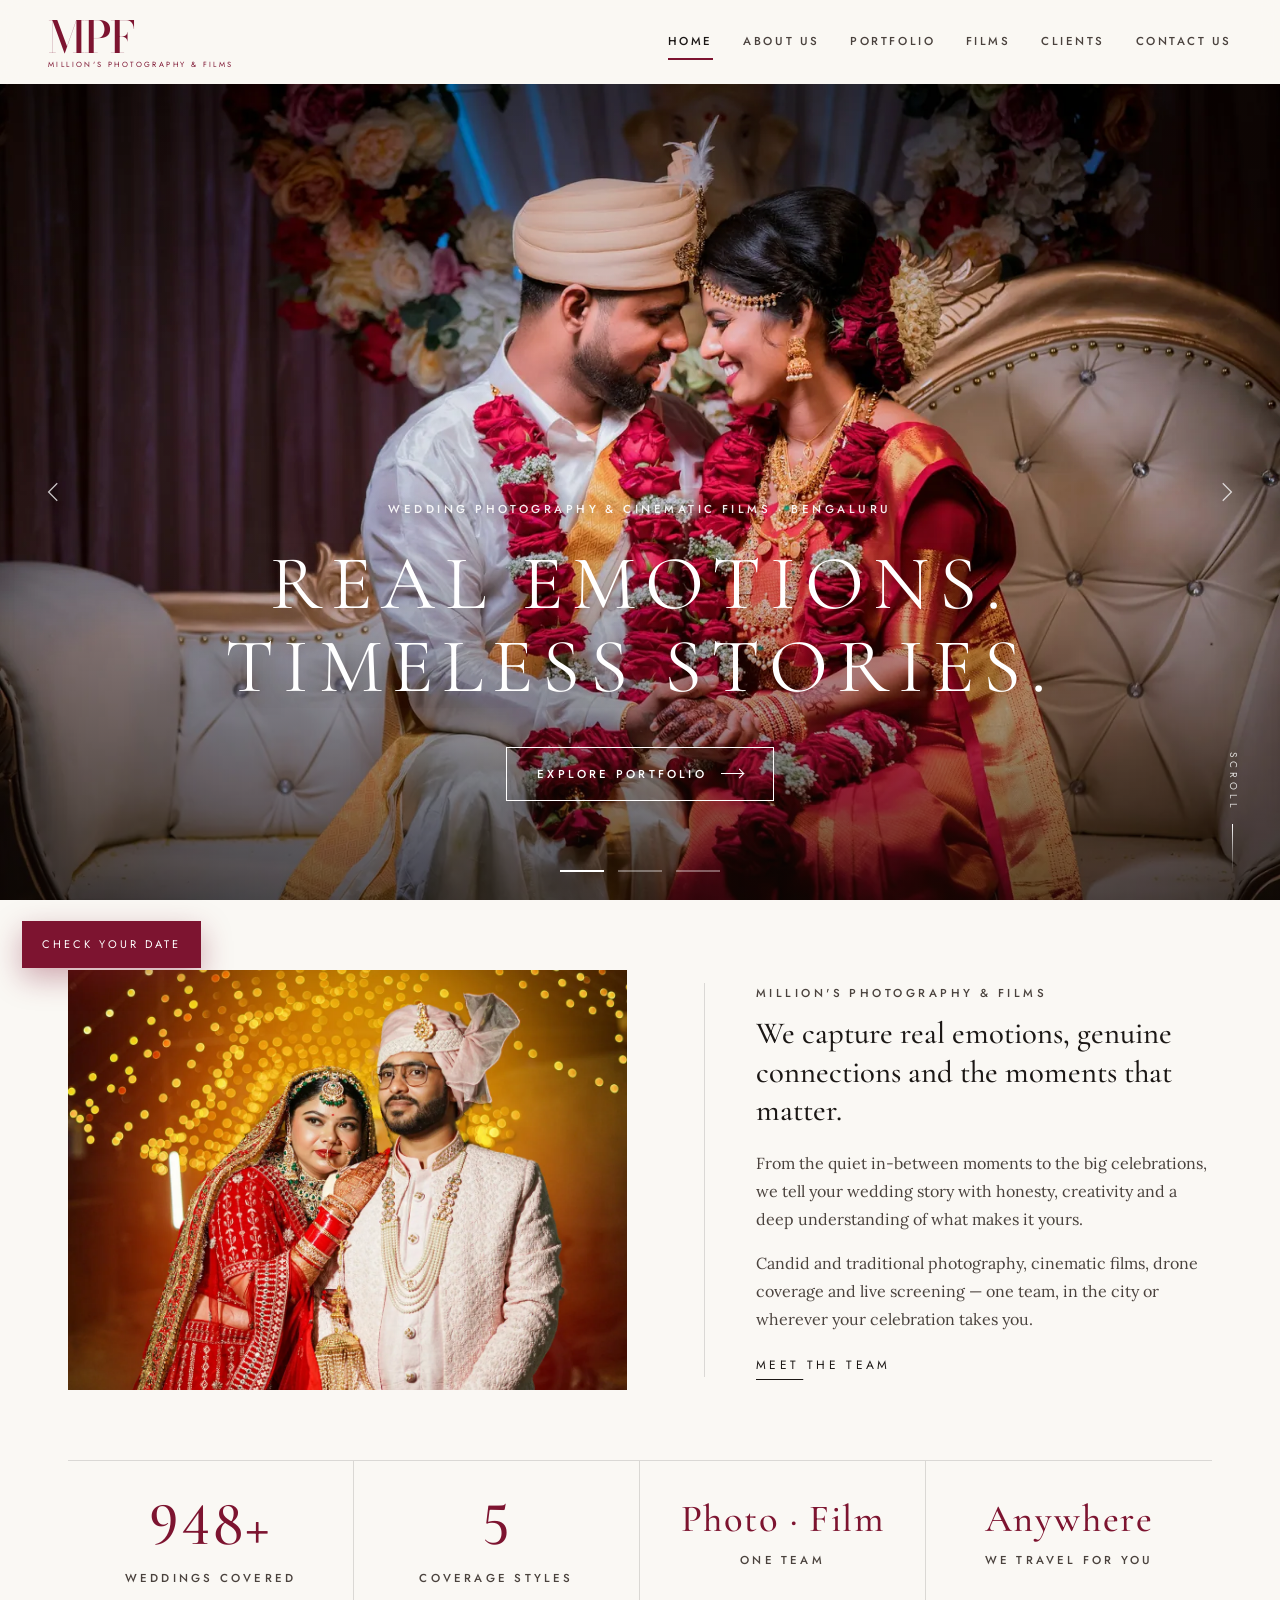
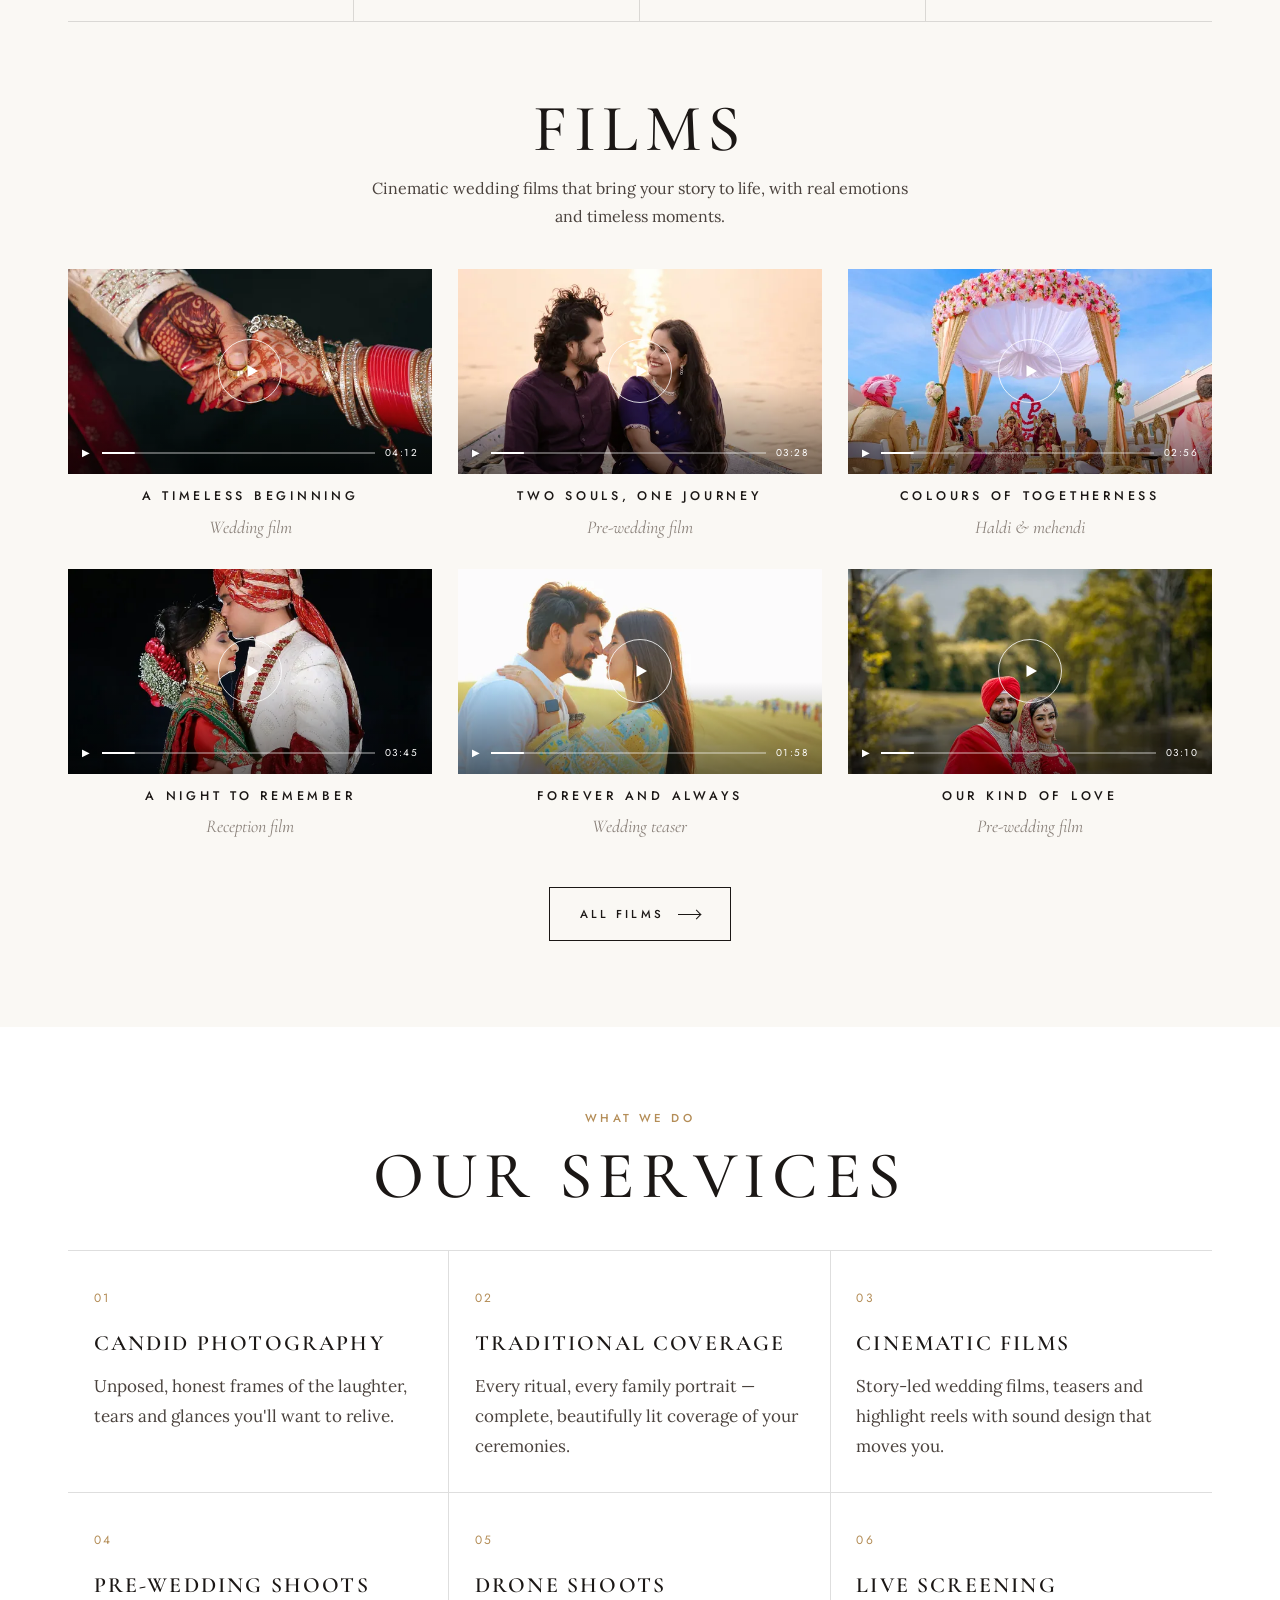
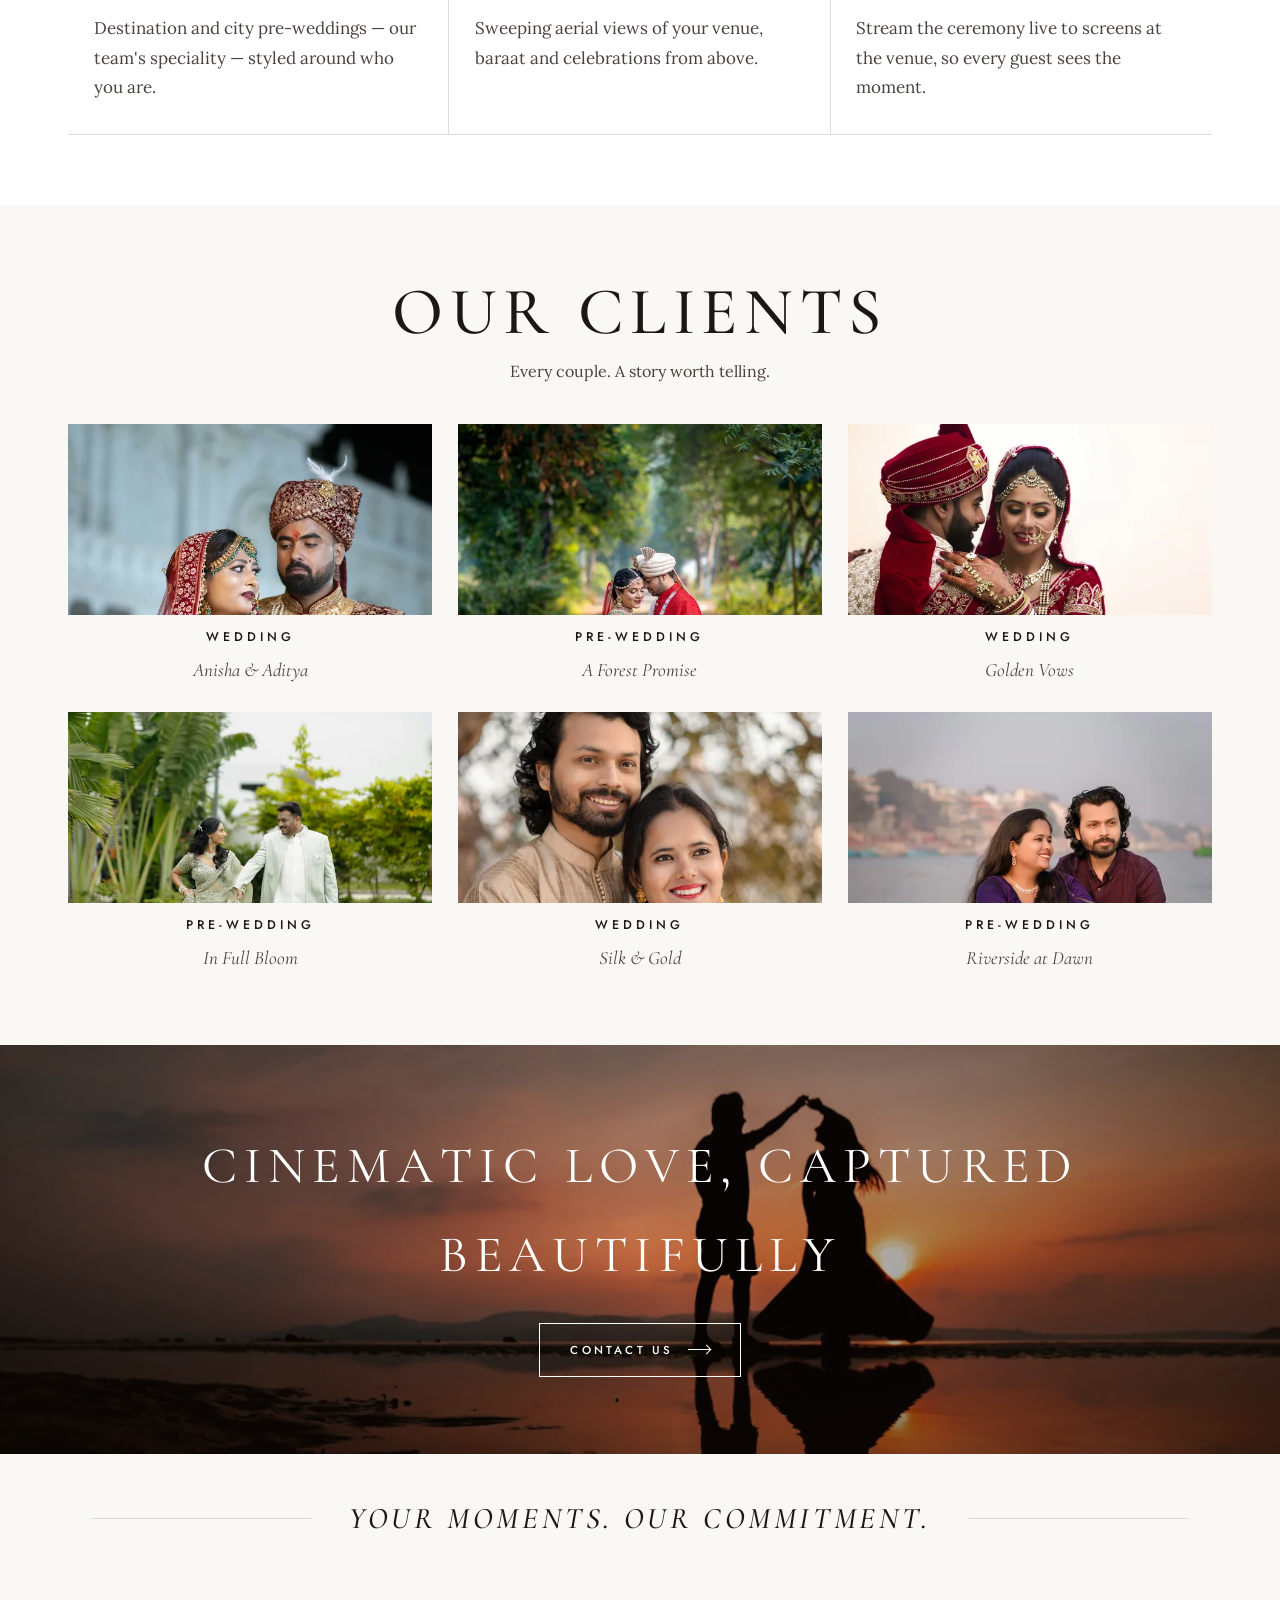
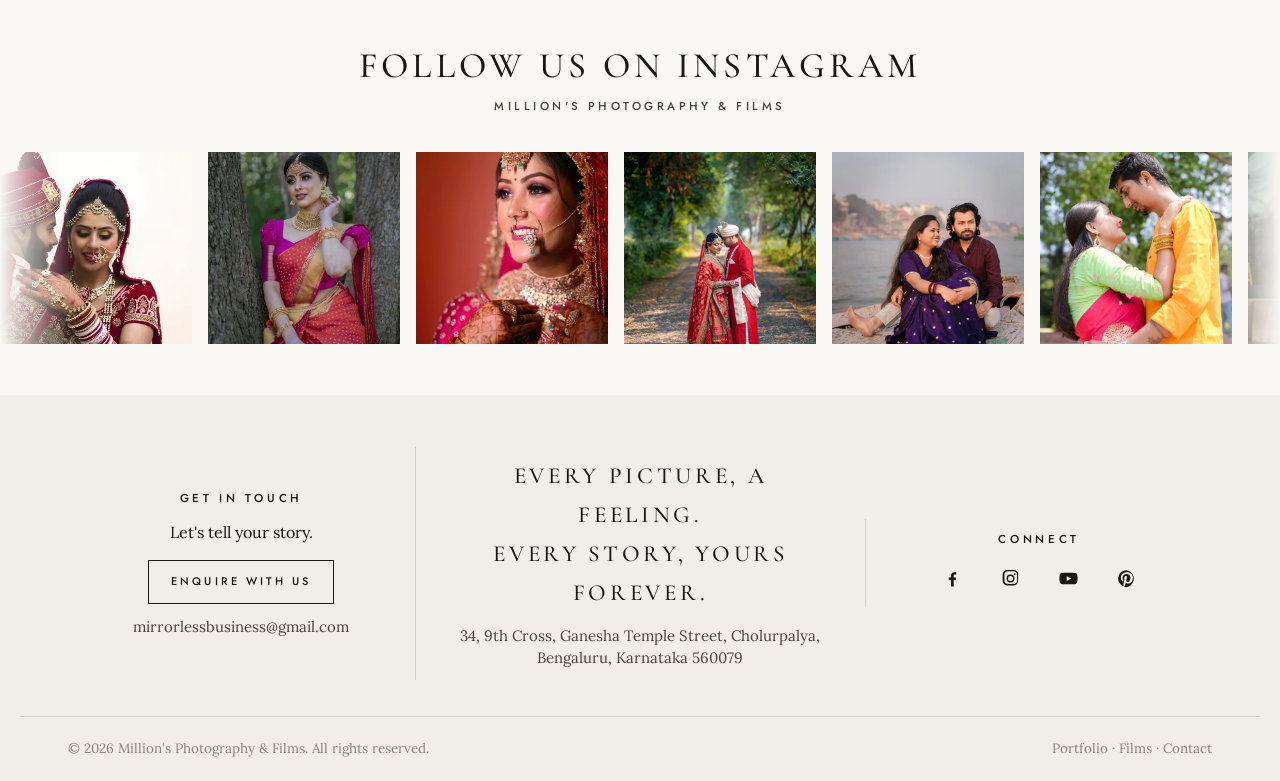
<file: index.html>
<!doctype html>
<html lang="en-IN">
<head>
<meta charset="utf-8">
<meta name="viewport" content="width=device-width, initial-scale=1, viewport-fit=cover">
<title>Million&#x27;s Photography &amp; Films — Wedding Photography &amp; Cinematic Films, Bengaluru</title>
<meta name="description" content="Million&#x27;s Photography &amp; Films — candid &amp; traditional wedding photography, cinematic wedding films, pre-wedding shoots, drone and live screening in Bengaluru.">
<link rel="canonical" href="https://www.millionsphotography.com/">
<meta name="theme-color" content="#faf8f4">
<meta property="og:type" content="website"><meta property="og:site_name" content="Million&#x27;s Photography &amp; Films">
<meta property="og:title" content="Million&#x27;s Photography &amp; Films — Wedding Photography &amp; Cinematic Films, Bengaluru"><meta property="og:description" content="Million&#x27;s Photography &amp; Films — candid &amp; traditional wedding photography, cinematic wedding films, pre-wedding shoots, drone and live screening in Bengaluru.">
<meta property="og:image" content="https://www.millionsphotography.com/assets/img/hero-palace.jpg"><meta name="twitter:card" content="summary_large_image">
<link rel="icon" href="assets/favicon.svg" type="image/svg+xml"><link rel="manifest" href="site.webmanifest">
<link rel="preconnect" href="https://fonts.googleapis.com"><link rel="preconnect" href="https://fonts.gstatic.com" crossorigin>
<link href="https://fonts.googleapis.com/css2?family=Bodoni+Moda:opsz,wght@6..96,500&family=Cormorant+Garamond:ital,wght@0,400;0,500;0,600;1,400;1,500&family=Jost:wght@400;500&family=Lora:ital,wght@0,400;0,500;1,400&display=swap" rel="stylesheet">
<link rel="stylesheet" href="assets/css/site.css">
<script>try{if(sessionStorage.getItem('mpf-seen'))document.documentElement.classList.add('no-loader')}catch(e){}</script>
<script type="application/ld+json">{"@context": "https://schema.org", "@type": "ProfessionalService", "name": "Million's Photography & Films", "alternateName": "MPF", "image": "https://www.millionsphotography.com/assets/img/hero-palace.jpg", "url": "https://www.millionsphotography.com", "email": "mirrorlessbusiness@gmail.com", "address": {"@type": "PostalAddress", "streetAddress": "34, 9th Cross, Ganesha Temple Street, Cholurpalya", "addressLocality": "Bengaluru", "addressRegion": "Karnataka", "postalCode": "560079", "addressCountry": "IN"}, "areaServed": ["Bengaluru", "Karnataka", "India"], "priceRange": "₹₹₹", "knowsAbout": ["Wedding photography", "Candid photography", "Wedding cinematography", "Pre-wedding shoots", "Drone shoots"], "hasMap": "https://www.google.com/maps/search/?api=1&query=Million's+Photography,+34+9th+Cross,+Cholurpalya,+Bengaluru"}</script>
</head>
<body data-page="index">
<a class="skip" href="#main">Skip to content</a>
<div class="loader" aria-hidden="true"><div class="mono"><span>M</span><span>P</span><span>F</span></div><div class="cap">Photography &amp; Films</div><div class="bar"><i></i></div></div>
<div class="veil" aria-hidden="true"></div>
<header class="hdr"><div class="wrap">
  <a class="logo" href="index.html" aria-label="Million&#x27;s Photography &amp; Films — home"><b>MPF</b><small>MILLION'S PHOTOGRAPHY &amp; FILMS</small></a>
  <nav class="nav" aria-label="Primary"><a href="index.html" aria-current="page">Home</a><a href="about.html">About Us</a><a href="portfolio.html">Portfolio</a><a href="films.html">Films</a><a href="clients.html">Clients</a><a href="contact.html">Contact Us</a></nav>
  <button class="burger" aria-label="Menu" aria-expanded="false" aria-controls="mnav"><i></i><i></i><i></i></button>
</div></header>
<div class="mnav" id="mnav" aria-hidden="true"><a class="big" href="index.html" aria-current="page"><em>01</em>Home</a><a class="big" href="about.html"><em>02</em>About Us</a><a class="big" href="portfolio.html"><em>03</em>Portfolio</a><a class="big" href="films.html"><em>04</em>Films</a><a class="big" href="clients.html"><em>05</em>Clients</a><a class="big" href="contact.html"><em>06</em>Contact Us</a><div class="mcta"><a class="btn solid sm" href="contact.html">Enquire now <span class="arr"></span></a></div><p class="meta">34, 9th Cross, Ganesha Temple Street, Cholurpalya, Bengaluru, Karnataka 560079<br><a data-email href="#"></a></p><div class="social"><a data-social="facebook" href="#" target="_blank" rel="noopener" aria-label="Facebook"><svg viewBox="0 0 24 24"><path d="M13.5 22v-8.2h2.8l.4-3.2h-3.2V8.5c0-.9.3-1.6 1.6-1.6h1.7V4.1c-.3 0-1.3-.1-2.5-.1-2.5 0-4.2 1.5-4.2 4.3v2.4H7.3v3.2h2.8V22h3.4z"/></svg></a><a data-social="instagram" href="#" target="_blank" rel="noopener" aria-label="Instagram"><svg viewBox="0 0 24 24"><path d="M12 7a5 5 0 100 10 5 5 0 000-10zm0 8.2a3.2 3.2 0 110-6.4 3.2 3.2 0 010 6.4zM17.3 5.5a1.2 1.2 0 100 2.4 1.2 1.2 0 000-2.4zM21.9 7.1c-.1-1.6-.4-3-1.6-4.2S17.5 1.4 15.9 1.3C14.3 1.2 9.7 1.2 8.1 1.3 6.5 1.4 5.1 1.7 3.9 2.9S2.2 5.5 2.1 7.1C2 8.7 2 13.3 2.1 14.9c.1 1.6.4 3 1.6 4.2s2.6 1.5 4.2 1.6c1.6.1 6.2.1 7.8 0 1.6-.1 3-.4 4.2-1.6s1.5-2.6 1.6-4.2c.1-1.6.1-6.2 0-7.8zm-2.1 9.5a3.2 3.2 0 01-1.8 1.8c-1.3.5-4.3.4-5.7.4s-4.4.1-5.7-.4a3.2 3.2 0 01-1.8-1.8c-.5-1.3-.4-4.3-.4-5.7s-.1-4.4.4-5.7A3.2 3.2 0 016.6 3.4c1.3-.5 4.3-.4 5.7-.4s4.4-.1 5.7.4a3.2 3.2 0 011.8 1.8c.5 1.3.4 4.3.4 5.7s.1 4.4-.4 5.7z"/></svg></a><a data-social="youtube" href="#" target="_blank" rel="noopener" aria-label="Youtube"><svg viewBox="0 0 24 24"><path d="M23 7.2a3 3 0 00-2.1-2.1C19 4.6 12 4.6 12 4.6s-7 0-8.9.5A3 3 0 001 7.2 31 31 0 00.5 12a31 31 0 00.5 4.8 3 3 0 002.1 2.1c1.9.5 8.9.5 8.9.5s7 0 8.9-.5a3 3 0 002.1-2.1 31 31 0 00.5-4.8 31 31 0 00-.5-4.8zM9.7 15V9l5.8 3-5.8 3z"/></svg></a><a data-social="pinterest" href="#" target="_blank" rel="noopener" aria-label="Pinterest"><svg viewBox="0 0 24 24"><path d="M12 1.5a10.5 10.5 0 00-3.8 20.3c-.1-.9-.2-2.2 0-3.2l1.3-5.5s-.3-.7-.3-1.6c0-1.5.9-2.7 2-2.7.9 0 1.4.7 1.4 1.6 0 1-.6 2.4-.9 3.8-.3 1.1.6 2.1 1.7 2.1 2 0 3.6-2.2 3.6-5.3 0-2.8-2-4.7-4.8-4.7a5 5 0 00-5.2 5c0 1 .4 2 .9 2.6.1.1.1.2.1.3l-.3 1.4c-.1.2-.2.3-.4.2-1.5-.7-2.4-2.9-2.4-4.6 0-3.7 2.7-7.2 7.9-7.2 4.1 0 7.3 2.9 7.3 6.9 0 4.1-2.6 7.4-6.2 7.4-1.2 0-2.3-.6-2.7-1.4l-.7 2.8c-.3 1-1 2.3-1.5 3.1A10.5 10.5 0 1012 1.5z"/></svg></a></div></div>
<main id="main">

<section class="hero" aria-label="Featured work" data-region="hero">
  <div class="slide on"><img src="assets/img/hero-palace.jpg" alt="Bride and groom garlanded after the varmala" width="1600" height="1067" fetchpriority="high" srcset="assets/img/hero-palace-800.webp 800w, assets/img/hero-palace-1600.webp 1600w, assets/img/hero-palace-2400.webp 2400w" sizes="100vw" data-full="assets/img/hero-palace-2400.webp" ></div><div class="slide"><img src="assets/img/contact-hero.jpg" alt="Couple in an embrace as a red dupatta flies in the wind" width="1600" height="1055" loading="lazy" decoding="async" srcset="assets/img/contact-hero-800.webp 800w, assets/img/contact-hero-1600.webp 1600w, assets/img/contact-hero-2400.webp 2400w" sizes="100vw" data-full="assets/img/contact-hero-2400.webp" ></div><div class="slide"><img src="assets/img/story-hero.jpg" alt="Pre-wedding couple on a bridge at dusk" width="1600" height="1067" loading="lazy" decoding="async" srcset="assets/img/story-hero-800.webp 800w, assets/img/story-hero-1600.webp 1600w, assets/img/story-hero-2400.webp 2400w" sizes="100vw" data-full="assets/img/story-hero-2400.webp" ></div>
  <div class="cap"><p class="eyebrow">Wedding Photography &amp; Cinematic Films · Bengaluru</p>
  <h1><span class="ln"><span>Real emotions.</span></span><span class="ln"><span>Timeless stories.</span></span></h1>
  <a class="btn light" href="portfolio.html">Explore portfolio <span class="arr"></span></a></div>
  <button class="ctl prev" aria-label="Previous slide"></button><button class="ctl next" aria-label="Next slide"></button>
  <div class="dots"></div><span class="scroll-cue">SCROLL</span>
</section>

<section class="sec"><div class="wrap split">
  <div class="media frame mask"><img src="assets/img/intro-kiss.jpg" alt="Bride and groom under golden lights" width="1200" height="1800" loading="lazy" decoding="async" srcset="assets/img/intro-kiss-600.webp 600w, assets/img/intro-kiss-1200.webp 1200w, assets/img/intro-kiss-1800.webp 1800w" sizes="(max-width:720px) 100vw, 50vw" data-full="assets/img/intro-kiss-1800.webp" ></div>
  <div class="vline body" data-reveal>
    <p class="eyebrow" data-bind="home.intro_eyebrow">Million's Photography &amp; Films</p>
    <h2 class="lede" data-bind="home.intro_title">We capture real emotions, genuine connections and the moments that matter.</h2>
    <p data-bind="home.intro_body">From the quiet in-between moments to the big celebrations, we tell your wedding story with honesty, creativity and a deep understanding of what makes it yours.</p>
    <p>Candid and traditional photography, cinematic films, drone coverage and live screening — one team, in the city or wherever your celebration takes you.</p>
    <a class="link-u" href="about.html">Meet the team</a>
  </div>
</div></section>

<section class="wrap"><div class="stats" data-stagger data-bind="home.stats">
  <div class="stat"><b data-count="1000" data-suffix="+">0</b><span>Weddings covered</span></div>
  <div class="stat"><b>5</b><span>Coverage styles</span></div>
  <div class="stat"><b style="font-size:clamp(26px,3vw,44px);padding-top:.15em">Photo · Film</b><span>One team</span></div>
  <div class="stat"><b style="font-size:clamp(26px,3vw,44px);padding-top:.15em">Anywhere</b><span>We travel for you</span></div>
</div></section>

<section class="sec"><div class="wrap">
  <div class="sec-head"><h2 class="h-display split-h">Films</h2><p data-reveal>Cinematic wedding films that bring your story to life, with real emotions and timeless moments.</p></div>
  <div class="films" data-stagger data-region="films" data-featured="1" data-limit="6"><div class="film" role="button" tabindex="0" data-film="a-timeless-beginning" data-title="A Timeless Beginning" data-poster="assets/img/film-1.jpg" data-cursor="Play">
<div class="thumb"><img src="assets/img/film-1.jpg" alt="A Timeless Beginning — wedding film still" width="1200" height="675" loading="lazy" decoding="async" srcset="assets/img/film-1-600.webp 600w, assets/img/film-1-1200.webp 1200w, assets/img/film-1-1800.webp 1800w" sizes="(max-width:720px) 80vw, 33vw" data-full="assets/img/film-1-1800.webp" ><span class="play"><svg viewBox="0 0 24 24"><path d="M6 4l14 8-14 8z"/></svg></span><span class="bar">▶<i></i>04:12</span></div>
<h3>A Timeless Beginning</h3><p>Wedding film</p></div><div class="film" role="button" tabindex="0" data-film="two-souls-one-journey" data-title="Two Souls, One Journey" data-poster="assets/img/film-2.jpg" data-cursor="Play">
<div class="thumb"><img src="assets/img/film-2.jpg" alt="Two Souls, One Journey — wedding film still" width="1200" height="675" loading="lazy" decoding="async" srcset="assets/img/film-2-600.webp 600w, assets/img/film-2-1200.webp 1200w, assets/img/film-2-1800.webp 1800w" sizes="(max-width:720px) 80vw, 33vw" data-full="assets/img/film-2-1800.webp" ><span class="play"><svg viewBox="0 0 24 24"><path d="M6 4l14 8-14 8z"/></svg></span><span class="bar">▶<i></i>03:28</span></div>
<h3>Two Souls, One Journey</h3><p>Pre-wedding film</p></div><div class="film" role="button" tabindex="0" data-film="colours-of-togetherness" data-title="Colours of Togetherness" data-poster="assets/img/film-3.jpg" data-cursor="Play">
<div class="thumb"><img src="assets/img/film-3.jpg" alt="Colours of Togetherness — wedding film still" width="1200" height="675" loading="lazy" decoding="async" srcset="assets/img/film-3-600.webp 600w, assets/img/film-3-1200.webp 1200w, assets/img/film-3-1800.webp 1800w" sizes="(max-width:720px) 80vw, 33vw" data-full="assets/img/film-3-1800.webp" ><span class="play"><svg viewBox="0 0 24 24"><path d="M6 4l14 8-14 8z"/></svg></span><span class="bar">▶<i></i>02:56</span></div>
<h3>Colours of Togetherness</h3><p>Haldi & mehendi</p></div><div class="film" role="button" tabindex="0" data-film="a-night-to-remember" data-title="A Night to Remember" data-poster="assets/img/film-4.jpg" data-cursor="Play">
<div class="thumb"><img src="assets/img/film-4.jpg" alt="A Night to Remember — wedding film still" width="1200" height="675" loading="lazy" decoding="async" srcset="assets/img/film-4-600.webp 600w, assets/img/film-4-1200.webp 1200w, assets/img/film-4-1800.webp 1800w" sizes="(max-width:720px) 80vw, 33vw" data-full="assets/img/film-4-1800.webp" ><span class="play"><svg viewBox="0 0 24 24"><path d="M6 4l14 8-14 8z"/></svg></span><span class="bar">▶<i></i>03:45</span></div>
<h3>A Night to Remember</h3><p>Reception film</p></div><div class="film" role="button" tabindex="0" data-film="forever-and-always" data-title="Forever and Always" data-poster="assets/img/film-5.jpg" data-cursor="Play">
<div class="thumb"><img src="assets/img/film-5.jpg" alt="Forever and Always — wedding film still" width="1200" height="675" loading="lazy" decoding="async" srcset="assets/img/film-5-600.webp 600w, assets/img/film-5-1200.webp 1200w, assets/img/film-5-1800.webp 1800w" sizes="(max-width:720px) 80vw, 33vw" data-full="assets/img/film-5-1800.webp" ><span class="play"><svg viewBox="0 0 24 24"><path d="M6 4l14 8-14 8z"/></svg></span><span class="bar">▶<i></i>01:58</span></div>
<h3>Forever and Always</h3><p>Wedding teaser</p></div><div class="film" role="button" tabindex="0" data-film="our-kind-of-love" data-title="Our Kind of Love" data-poster="assets/img/film-6.jpg" data-cursor="Play">
<div class="thumb"><img src="assets/img/film-6.jpg" alt="Our Kind of Love — wedding film still" width="1200" height="675" loading="lazy" decoding="async" srcset="assets/img/film-6-600.webp 600w, assets/img/film-6-1200.webp 1200w, assets/img/film-6-1800.webp 1800w" sizes="(max-width:720px) 80vw, 33vw" data-full="assets/img/film-6-1800.webp" ><span class="play"><svg viewBox="0 0 24 24"><path d="M6 4l14 8-14 8z"/></svg></span><span class="bar">▶<i></i>03:10</span></div>
<h3>Our Kind of Love</h3><p>Pre-wedding film</p></div></div><p class="swipe-hint">Swipe</p>
  <p class="center" style="margin-top:44px"><a class="btn" href="films.html">All films <span class="arr"></span></a></p>
</div></section>

<section class="sec" style="background:var(--paper)"><div class="wrap">
  <div class="sec-head"><p class="eyebrow gold" data-reveal>What we do</p><h2 class="h-display split-h" style="margin-top:12px">Our Services</h2></div>
  <div class="svc" data-stagger>
    <article><span class="n">01</span><h3>Candid Photography</h3><p>Unposed, honest frames of the laughter, tears and glances you'll want to relive.</p></article>
    <article><span class="n">02</span><h3>Traditional Coverage</h3><p>Every ritual, every family portrait — complete, beautifully lit coverage of your ceremonies.</p></article>
    <article><span class="n">03</span><h3>Cinematic Films</h3><p>Story-led wedding films, teasers and highlight reels with sound design that moves you.</p></article>
    <article><span class="n">04</span><h3>Pre-Wedding Shoots</h3><p>Destination and city pre-weddings — our team's speciality — styled around who you are.</p></article>
    <article><span class="n">05</span><h3>Drone Shoots</h3><p>Sweeping aerial views of your venue, baraat and celebrations from above.</p></article>
    <article><span class="n">06</span><h3>Live Screening</h3><p>Stream the ceremony live to screens at the venue, so every guest sees the moment.</p></article>
  </div><p class="swipe-hint">Swipe</p>
</div></section>

<section class="sec"><div class="wrap">
  <div class="sec-head"><h2 class="h-display split-h">Our Clients</h2><p data-reveal>Every couple. A story worth telling.</p></div>
  <div class="cards" data-stagger data-region="stories"><a class="card" href="story-anisha-aditya.html" data-cursor="View"><div class="ph"><img src="assets/img/client-1.jpg" alt="Anisha &amp; Aditya — Wedding" width="1200" height="1800" loading="lazy" decoding="async" srcset="assets/img/client-1-600.webp 600w, assets/img/client-1-1200.webp 1200w, assets/img/client-1-1800.webp 1800w" sizes="(max-width:720px) 80vw, 33vw" data-full="assets/img/client-1-1800.webp" ><div class="ov"><span>View story</span></div></div><h3>Wedding</h3><p>Anisha & Aditya</p></a><a class="card" href="story-lakeside-promise.html" data-cursor="View"><div class="ph"><img src="assets/img/client-2.jpg" alt="A Forest Promise — Pre-Wedding" width="1200" height="1800" loading="lazy" decoding="async" srcset="assets/img/client-2-600.webp 600w, assets/img/client-2-1200.webp 1200w, assets/img/client-2-1800.webp 1800w" sizes="(max-width:720px) 80vw, 33vw" data-full="assets/img/client-2-1800.webp" ><div class="ov"><span>View story</span></div></div><h3>Pre-Wedding</h3><p>A Forest Promise</p></a><a class="card" href="story-golden-vows.html" data-cursor="View"><div class="ph"><img src="assets/img/client-3.jpg" alt="Golden Vows — Wedding" width="1200" height="744" loading="lazy" decoding="async" srcset="assets/img/client-3-600.webp 600w, assets/img/client-3-1200.webp 1200w, assets/img/client-3-1800.webp 1800w" sizes="(max-width:720px) 80vw, 33vw" data-full="assets/img/client-3-1800.webp" ><div class="ov"><span>View story</span></div></div><h3>Wedding</h3><p>Golden Vows</p></a><a class="card" href="story-in-full-bloom.html" data-cursor="View"><div class="ph"><img src="assets/img/client-4.jpg" alt="In Full Bloom — Pre-Wedding" width="1200" height="1200" loading="lazy" decoding="async" srcset="assets/img/client-4-600.webp 600w, assets/img/client-4-1200.webp 1200w, assets/img/client-4-1800.webp 1800w" sizes="(max-width:720px) 80vw, 33vw" data-full="assets/img/client-4-1800.webp" ><div class="ov"><span>View story</span></div></div><h3>Pre-Wedding</h3><p>In Full Bloom</p></a><a class="card" href="story-haldi-glow.html" data-cursor="View"><div class="ph"><img src="assets/img/client-5.jpg" alt="Silk &amp; Gold — Wedding" width="1200" height="1600" loading="lazy" decoding="async" srcset="assets/img/client-5-600.webp 600w, assets/img/client-5-1200.webp 1200w, assets/img/client-5-1800.webp 1800w" sizes="(max-width:720px) 80vw, 33vw" data-full="assets/img/client-5-1800.webp" ><div class="ov"><span>View story</span></div></div><h3>Wedding</h3><p>Silk & Gold</p></a><a class="card" href="story-road-to-forever.html" data-cursor="View"><div class="ph"><img src="assets/img/client-6.jpg" alt="Riverside at Dawn — Pre-Wedding" width="1200" height="1600" loading="lazy" decoding="async" srcset="assets/img/client-6-600.webp 600w, assets/img/client-6-1200.webp 1200w, assets/img/client-6-1800.webp 1800w" sizes="(max-width:720px) 80vw, 33vw" data-full="assets/img/client-6-1800.webp" ><div class="ov"><span>View story</span></div></div><h3>Pre-Wedding</h3><p>Riverside at Dawn</p></a></div><p class="swipe-hint">Swipe</p>
</div></section>

<section class="cta"><img src="assets/img/about-banner.jpg" alt="" width="1600" height="1067" loading="lazy" decoding="async" srcset="assets/img/about-banner-800.webp 800w, assets/img/about-banner-1600.webp 1600w" sizes="100vw" data-full="assets/img/about-banner-1600.webp" data-parallax="70" aria-hidden="true"><div class="in"><h2 class="split-h" data-bind="home.cta_banner">Cinematic love, captured beautifully</h2><a class="btn light" href="contact.html">Contact us <span class="arr"></span></a></div></section>

<div class="quote-band" data-reveal><p data-bind="home.quote">Your moments. Our commitment.</p></div>

</main>
<section class="ig" aria-labelledby="ig-h">
  <div class="sec-head" style="margin-bottom:36px"><h2 class="h-display h-sm" id="ig-h">Follow us on Instagram</h2><p class="eyebrow" style="margin-top:10px">Million's Photography &amp; Films</p></div>
  <div class="marq"><div class="track"><a data-social="instagram" href="#" target="_blank" rel="noopener" data-cursor="Follow"><img src="assets/img/client-3.jpg" alt="Instagram post" width="1200" height="744" loading="lazy" decoding="async" srcset="assets/img/client-3-600.webp 600w, assets/img/client-3-1200.webp 1200w, assets/img/client-3-1800.webp 1800w" sizes="220px" data-full="assets/img/client-3-1800.webp" ></a><a data-social="instagram" href="#" target="_blank" rel="noopener" data-cursor="Follow"><img src="assets/img/g02.jpg" alt="Instagram post" width="1200" height="1800" loading="lazy" decoding="async" srcset="assets/img/g02-600.webp 600w, assets/img/g02-1200.webp 1200w, assets/img/g02-1800.webp 1800w" sizes="220px" data-full="assets/img/g02-1800.webp" ></a><a data-social="instagram" href="#" target="_blank" rel="noopener" data-cursor="Follow"><img src="assets/img/g12.jpg" alt="Instagram post" width="1200" height="1804" loading="lazy" decoding="async" srcset="assets/img/g12-600.webp 600w, assets/img/g12-1200.webp 1200w, assets/img/g12-1800.webp 1800w" sizes="220px" data-full="assets/img/g12-1800.webp" ></a><a data-social="instagram" href="#" target="_blank" rel="noopener" data-cursor="Follow"><img src="assets/img/client-2.jpg" alt="Instagram post" width="1200" height="1800" loading="lazy" decoding="async" srcset="assets/img/client-2-600.webp 600w, assets/img/client-2-1200.webp 1200w, assets/img/client-2-1800.webp 1800w" sizes="220px" data-full="assets/img/client-2-1800.webp" ></a><a data-social="instagram" href="#" target="_blank" rel="noopener" data-cursor="Follow"><img src="assets/img/client-6.jpg" alt="Instagram post" width="1200" height="1600" loading="lazy" decoding="async" srcset="assets/img/client-6-600.webp 600w, assets/img/client-6-1200.webp 1200w, assets/img/client-6-1800.webp 1800w" sizes="220px" data-full="assets/img/client-6-1800.webp" ></a><a data-social="instagram" href="#" target="_blank" rel="noopener" data-cursor="Follow"><img src="assets/img/g05.jpg" alt="Instagram post" width="1200" height="1800" loading="lazy" decoding="async" srcset="assets/img/g05-600.webp 600w, assets/img/g05-1200.webp 1200w, assets/img/g05-1800.webp 1800w" sizes="220px" data-full="assets/img/g05-1800.webp" ></a><a data-social="instagram" href="#" target="_blank" rel="noopener" data-cursor="Follow"><img src="assets/img/contact-portrait.jpg" alt="Instagram post" width="1200" height="1800" loading="lazy" decoding="async" srcset="assets/img/contact-portrait-600.webp 600w, assets/img/contact-portrait-1200.webp 1200w, assets/img/contact-portrait-1800.webp 1800w" sizes="220px" data-full="assets/img/contact-portrait-1800.webp" ></a><a data-social="instagram" href="#" target="_blank" rel="noopener" data-cursor="Follow"><img src="assets/img/client-1.jpg" alt="Instagram post" width="1200" height="1800" loading="lazy" decoding="async" srcset="assets/img/client-1-600.webp 600w, assets/img/client-1-1200.webp 1200w, assets/img/client-1-1800.webp 1800w" sizes="220px" data-full="assets/img/client-1-1800.webp" ></a><a data-social="instagram" href="#" target="_blank" rel="noopener" data-cursor="Follow"><img src="assets/img/g09.jpg" alt="Instagram post" width="1200" height="1800" loading="lazy" decoding="async" srcset="assets/img/g09-600.webp 600w, assets/img/g09-1200.webp 1200w, assets/img/g09-1800.webp 1800w" sizes="220px" data-full="assets/img/g09-1800.webp" ></a><a data-social="instagram" href="#" target="_blank" rel="noopener" data-cursor="Follow"><img src="assets/img/client-4.jpg" alt="Instagram post" width="1200" height="1200" loading="lazy" decoding="async" srcset="assets/img/client-4-600.webp 600w, assets/img/client-4-1200.webp 1200w, assets/img/client-4-1800.webp 1800w" sizes="220px" data-full="assets/img/client-4-1800.webp" ></a><a data-social="instagram" href="#" target="_blank" rel="noopener" data-cursor="Follow"><img src="assets/img/g08.jpg" alt="Instagram post" width="1200" height="1800" loading="lazy" decoding="async" srcset="assets/img/g08-600.webp 600w, assets/img/g08-1200.webp 1200w, assets/img/g08-1800.webp 1800w" sizes="220px" data-full="assets/img/g08-1800.webp" ></a><a data-social="instagram" href="#" target="_blank" rel="noopener" data-cursor="Follow"><img src="assets/img/intro-kiss.jpg" alt="Instagram post" width="1200" height="1800" loading="lazy" decoding="async" srcset="assets/img/intro-kiss-600.webp 600w, assets/img/intro-kiss-1200.webp 1200w, assets/img/intro-kiss-1800.webp 1800w" sizes="220px" data-full="assets/img/intro-kiss-1800.webp" ></a></div></div>
</section>
<footer class="ftr">
  <div class="wrap cols">
    <div class="col"><h4 data-bind="footer.cta_title">Get in touch</h4><p style="margin:0" data-bind="footer.cta_text">Let's tell your story.</p><a class="btn sm" href="contact.html">Enquire with us</a><p class="addr"><a data-email href="#"></a></p></div>
    <div class="col"><p class="tag" data-bind="footer.tagline">Every picture, a feeling.<br>Every story, yours forever.</p><p class="addr" data-bind="contact.address">34, 9th Cross, Ganesha Temple Street, Cholurpalya, Bengaluru, Karnataka 560079</p></div>
    <div class="col"><h4>Connect</h4><div class="social"><a data-social="facebook" href="#" target="_blank" rel="noopener" aria-label="Facebook"><svg viewBox="0 0 24 24"><path d="M13.5 22v-8.2h2.8l.4-3.2h-3.2V8.5c0-.9.3-1.6 1.6-1.6h1.7V4.1c-.3 0-1.3-.1-2.5-.1-2.5 0-4.2 1.5-4.2 4.3v2.4H7.3v3.2h2.8V22h3.4z"/></svg></a><a data-social="instagram" href="#" target="_blank" rel="noopener" aria-label="Instagram"><svg viewBox="0 0 24 24"><path d="M12 7a5 5 0 100 10 5 5 0 000-10zm0 8.2a3.2 3.2 0 110-6.4 3.2 3.2 0 010 6.4zM17.3 5.5a1.2 1.2 0 100 2.4 1.2 1.2 0 000-2.4zM21.9 7.1c-.1-1.6-.4-3-1.6-4.2S17.5 1.4 15.9 1.3C14.3 1.2 9.7 1.2 8.1 1.3 6.5 1.4 5.1 1.7 3.9 2.9S2.2 5.5 2.1 7.1C2 8.7 2 13.3 2.1 14.9c.1 1.6.4 3 1.6 4.2s2.6 1.5 4.2 1.6c1.6.1 6.2.1 7.8 0 1.6-.1 3-.4 4.2-1.6s1.5-2.6 1.6-4.2c.1-1.6.1-6.2 0-7.8zm-2.1 9.5a3.2 3.2 0 01-1.8 1.8c-1.3.5-4.3.4-5.7.4s-4.4.1-5.7-.4a3.2 3.2 0 01-1.8-1.8c-.5-1.3-.4-4.3-.4-5.7s-.1-4.4.4-5.7A3.2 3.2 0 016.6 3.4c1.3-.5 4.3-.4 5.7-.4s4.4-.1 5.7.4a3.2 3.2 0 011.8 1.8c.5 1.3.4 4.3.4 5.7s.1 4.4-.4 5.7z"/></svg></a><a data-social="youtube" href="#" target="_blank" rel="noopener" aria-label="Youtube"><svg viewBox="0 0 24 24"><path d="M23 7.2a3 3 0 00-2.1-2.1C19 4.6 12 4.6 12 4.6s-7 0-8.9.5A3 3 0 001 7.2 31 31 0 00.5 12a31 31 0 00.5 4.8 3 3 0 002.1 2.1c1.9.5 8.9.5 8.9.5s7 0 8.9-.5a3 3 0 002.1-2.1 31 31 0 00.5-4.8 31 31 0 00-.5-4.8zM9.7 15V9l5.8 3-5.8 3z"/></svg></a><a data-social="pinterest" href="#" target="_blank" rel="noopener" aria-label="Pinterest"><svg viewBox="0 0 24 24"><path d="M12 1.5a10.5 10.5 0 00-3.8 20.3c-.1-.9-.2-2.2 0-3.2l1.3-5.5s-.3-.7-.3-1.6c0-1.5.9-2.7 2-2.7.9 0 1.4.7 1.4 1.6 0 1-.6 2.4-.9 3.8-.3 1.1.6 2.1 1.7 2.1 2 0 3.6-2.2 3.6-5.3 0-2.8-2-4.7-4.8-4.7a5 5 0 00-5.2 5c0 1 .4 2 .9 2.6.1.1.1.2.1.3l-.3 1.4c-.1.2-.2.3-.4.2-1.5-.7-2.4-2.9-2.4-4.6 0-3.7 2.7-7.2 7.9-7.2 4.1 0 7.3 2.9 7.3 6.9 0 4.1-2.6 7.4-6.2 7.4-1.2 0-2.3-.6-2.7-1.4l-.7 2.8c-.3 1-1 2.3-1.5 3.1A10.5 10.5 0 1012 1.5z"/></svg></a></div></div>
  </div>
  <div class="copy"><span>© <span data-year>2026</span> <span data-bind="footer.copyright">Million&#x27;s Photography &amp; Films. All rights reserved.</span></span><span data-bind="footer.links"><a href="portfolio.html">Portfolio</a> · <a href="films.html">Films</a> · <a href="contact.html">Contact</a></span></div>
</footer>
<a class="enq" href="contact.html">Check your date</a>
<nav class="mbar" aria-label="Quick actions"><a data-email href="#"><svg viewBox="0 0 24 24"><rect x="3" y="5" width="18" height="14" rx="1"/><path d="M3 7l9 6 9-6"/></svg>Email</a><a class="pri" href="contact.html"><svg viewBox="0 0 24 24"><rect x="3" y="5" width="18" height="16" rx="1"/><path d="M3 10h18M8 3v4M16 3v4"/></svg>Check date</a></nav>
<button class="totop" aria-label="Back to top"><svg class="ring" viewBox="0 0 52 52"><circle cx="26" cy="26" r="24"/></svg><i class="ar"></i></button>
<div class="lb modal" id="film-modal" role="dialog" aria-modal="true" aria-label="Film player" aria-hidden="true">
<div class="top"><span class="t">FILM</span><button class="x" aria-label="Close"></button></div>
<div class="stage"><div class="player"></div></div><div></div></div>
<script src="assets/js/config.js"></script>
<script type="module" src="assets/js/content.js"></script>
<script src="assets/js/site.js" defer></script>
</body>
</html>
</file>
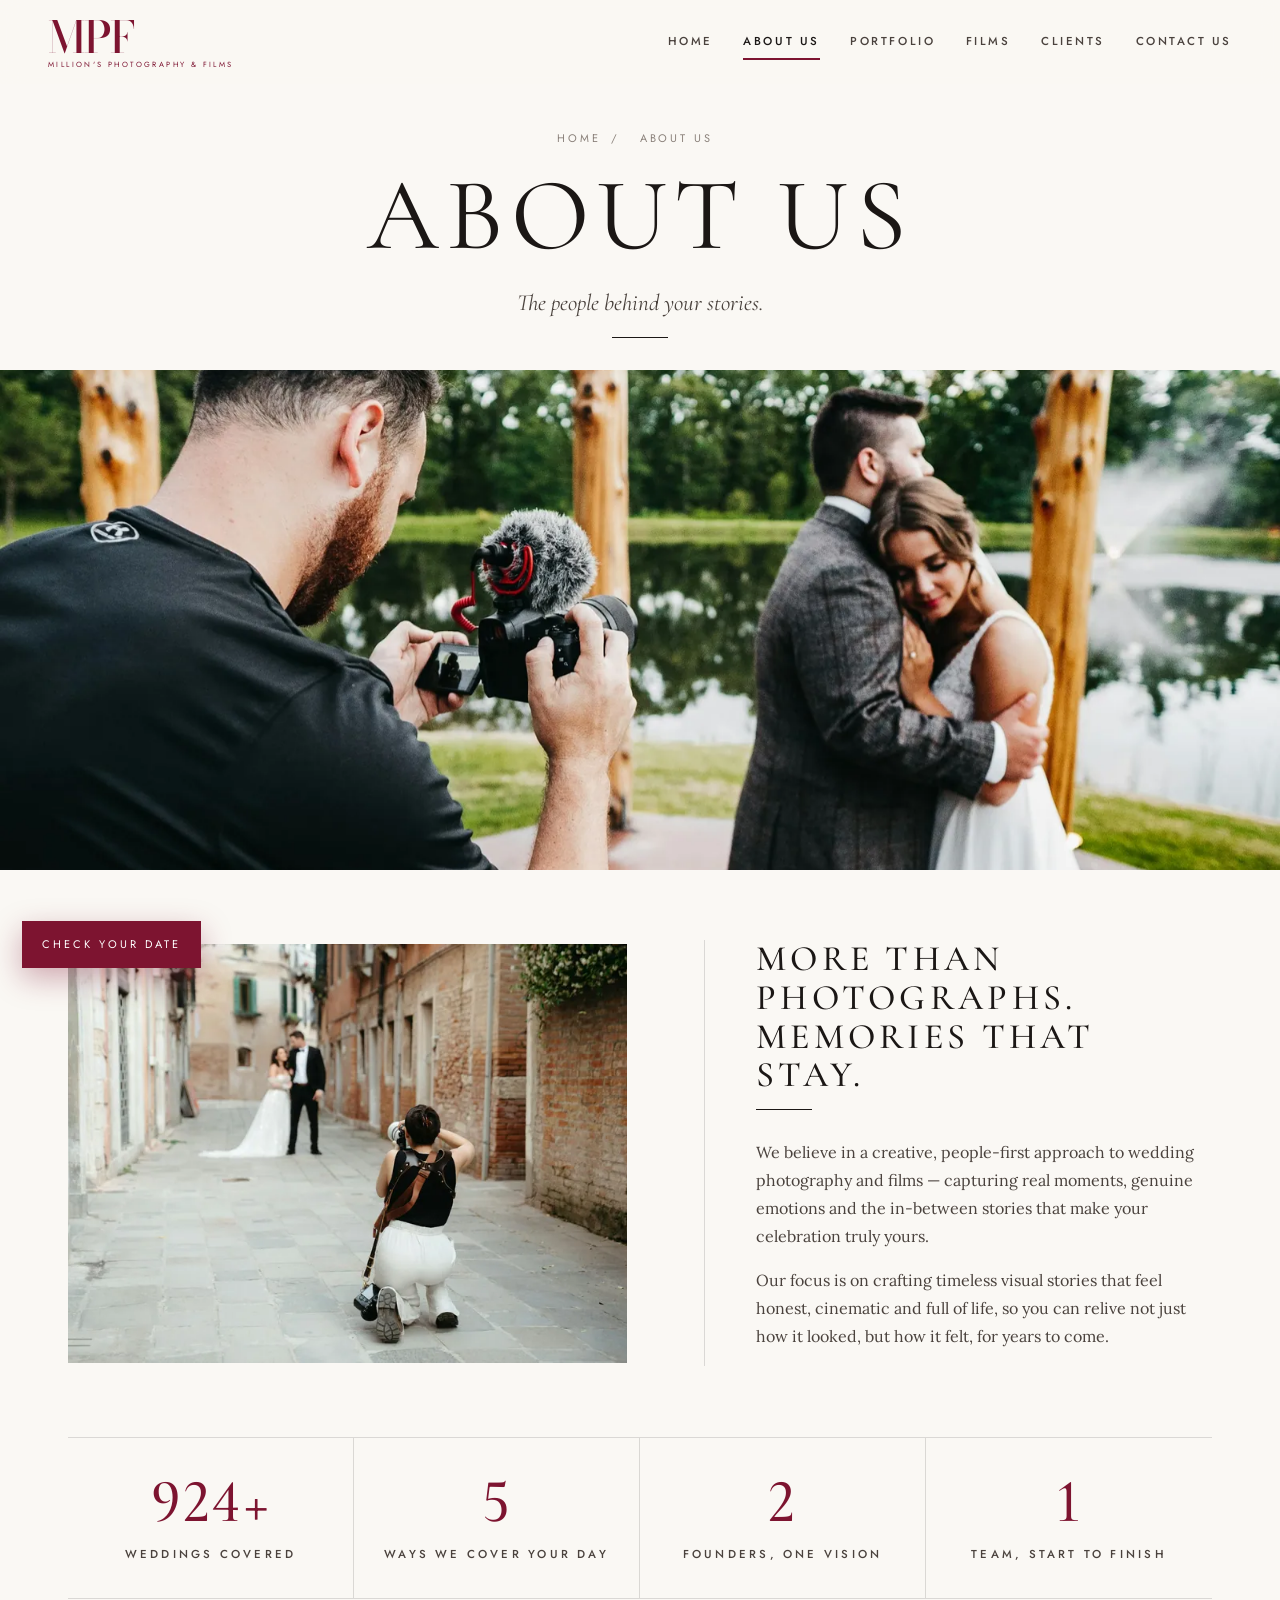
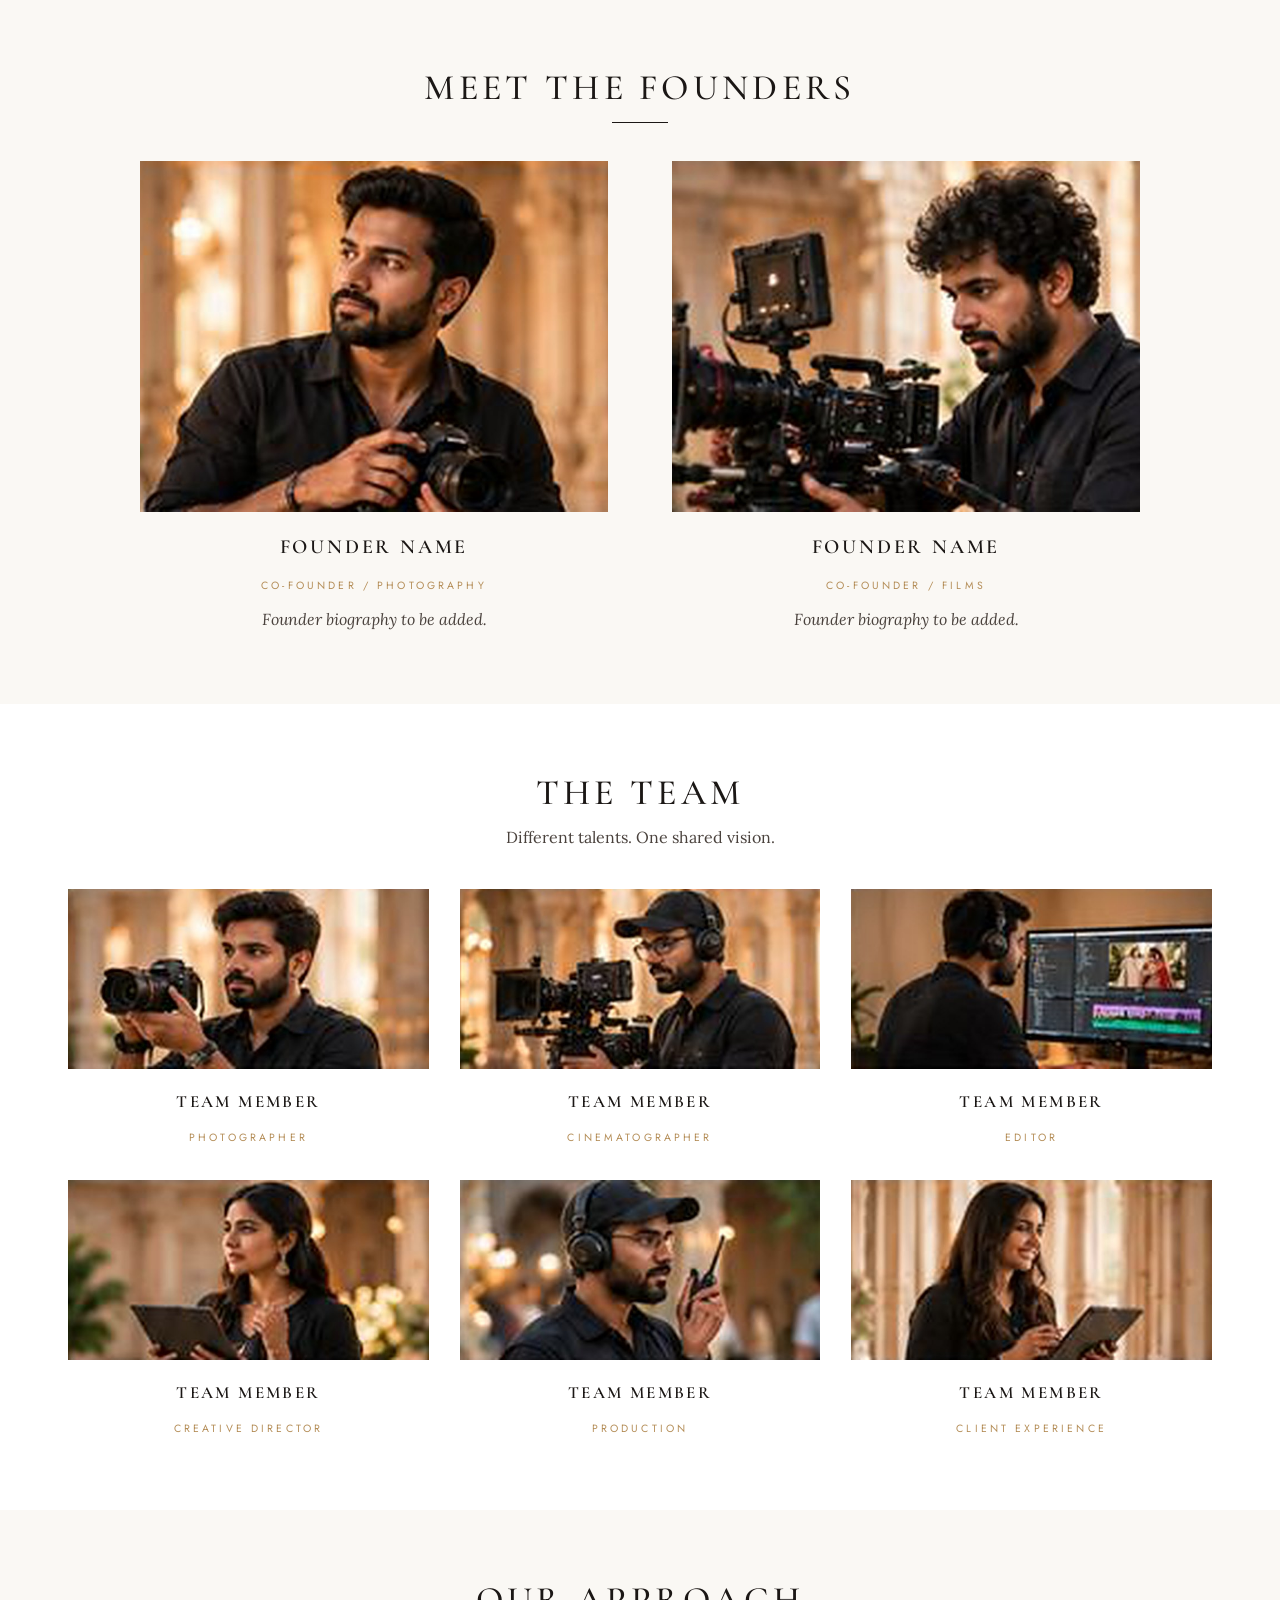
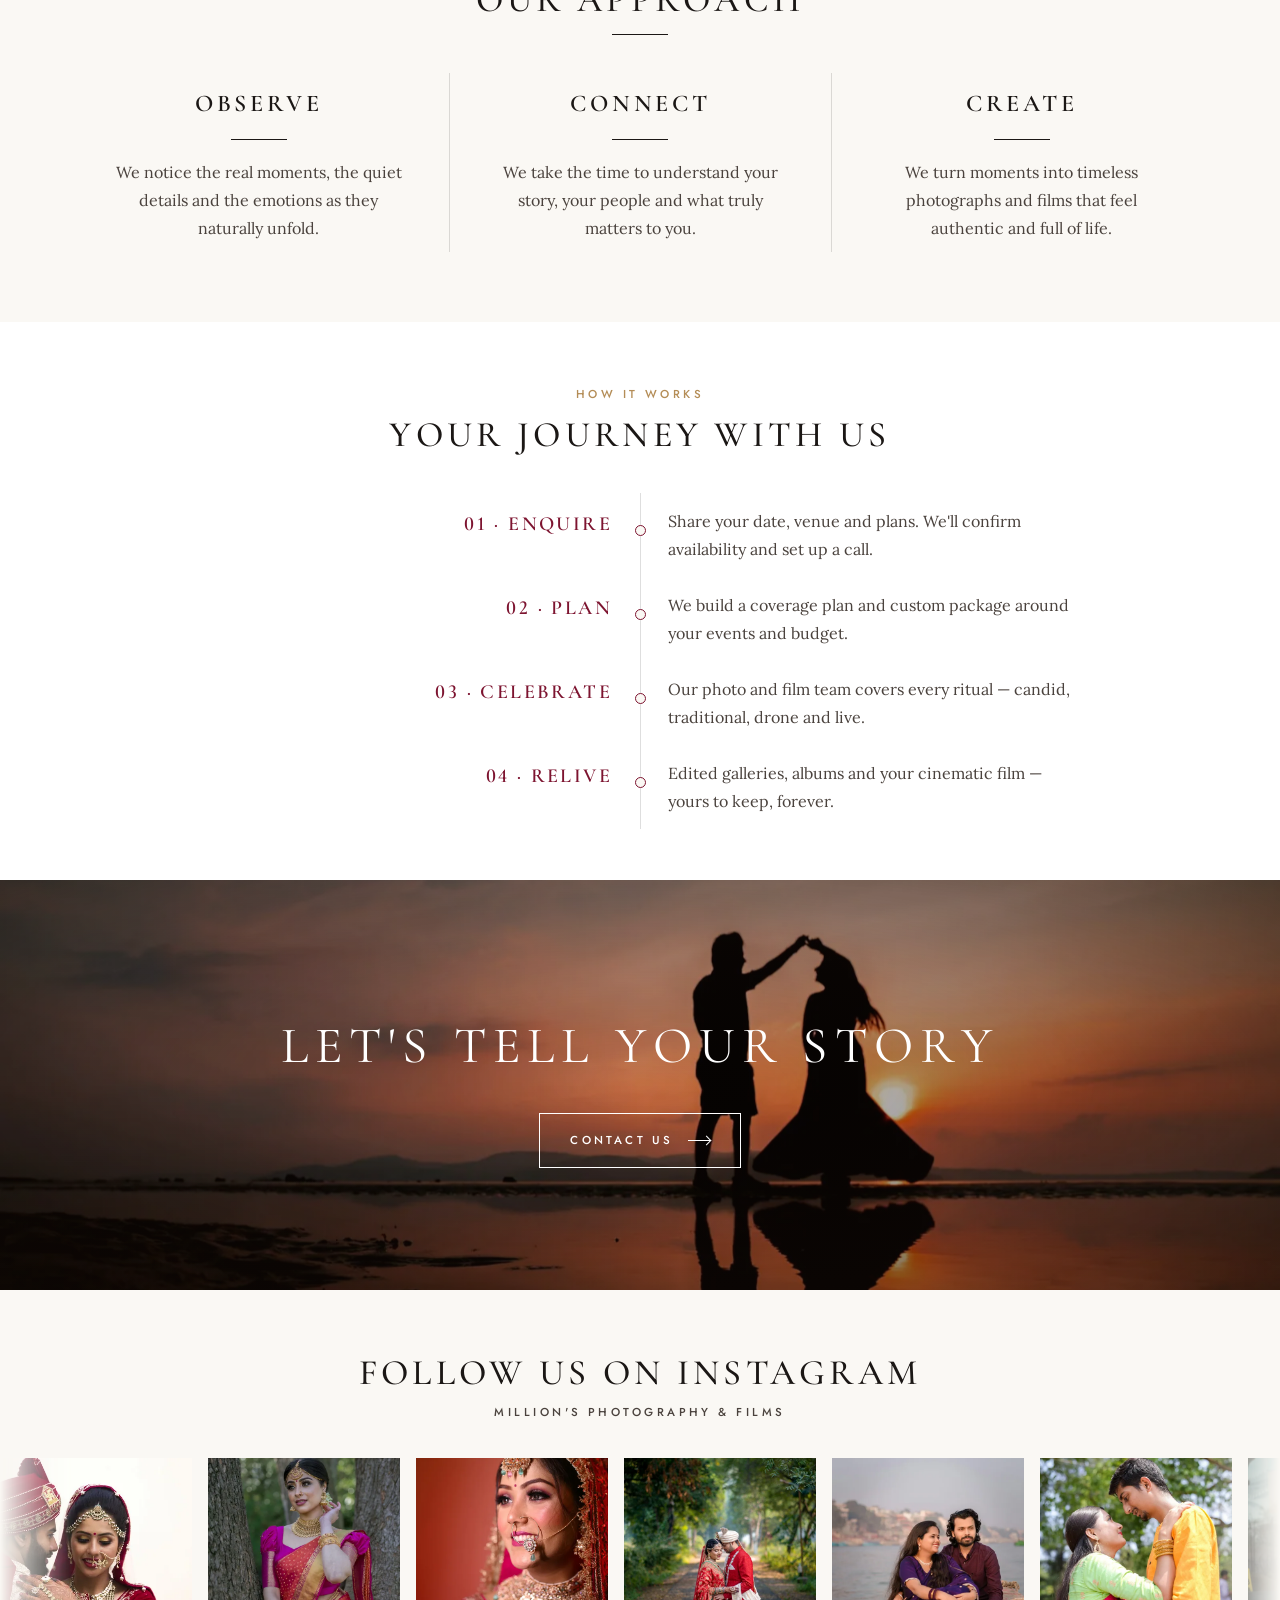
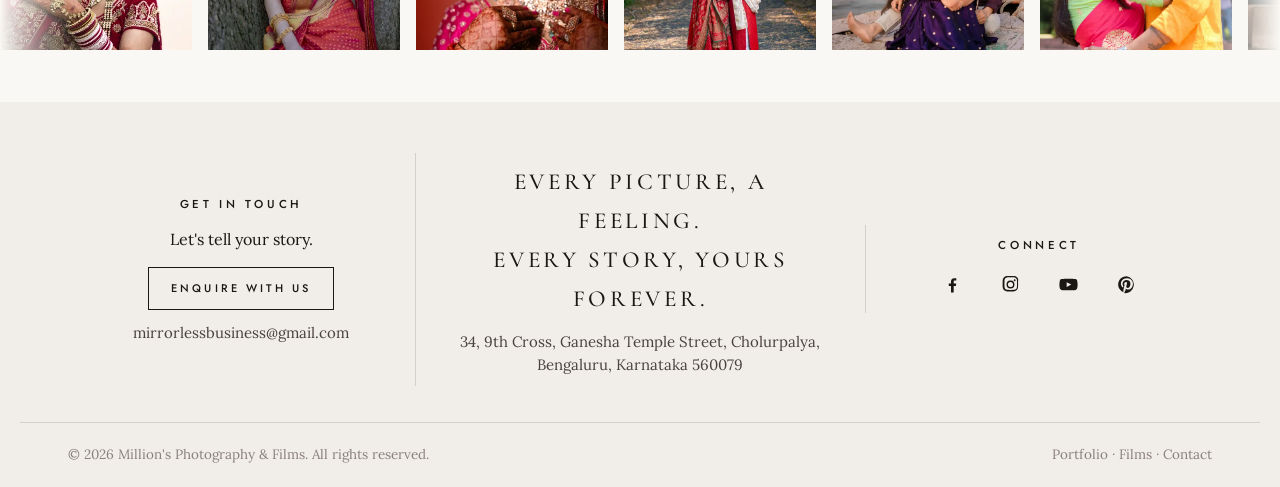
<file: about.html>
<!doctype html>
<html lang="en-IN">
<head>
<meta charset="utf-8">
<meta name="viewport" content="width=device-width, initial-scale=1, viewport-fit=cover">
<title>About Us | Million&#x27;s Photography &amp; Films</title>
<meta name="description" content="Meet the founders and team behind Million&#x27;s Photography &amp; Films — a people-first wedding photography and film studio in Bengaluru.">
<link rel="canonical" href="https://www.millionsphotography.com/about.html">
<meta name="theme-color" content="#faf8f4">
<meta property="og:type" content="website"><meta property="og:site_name" content="Million&#x27;s Photography &amp; Films">
<meta property="og:title" content="About Us | Million&#x27;s Photography &amp; Films"><meta property="og:description" content="Meet the founders and team behind Million&#x27;s Photography &amp; Films — a people-first wedding photography and film studio in Bengaluru.">
<meta property="og:image" content="https://www.millionsphotography.com/assets/img/about-hero.jpg"><meta name="twitter:card" content="summary_large_image">
<link rel="icon" href="assets/favicon.svg" type="image/svg+xml"><link rel="manifest" href="site.webmanifest">
<link rel="preconnect" href="https://fonts.googleapis.com"><link rel="preconnect" href="https://fonts.gstatic.com" crossorigin>
<link href="https://fonts.googleapis.com/css2?family=Bodoni+Moda:opsz,wght@6..96,500&family=Cormorant+Garamond:ital,wght@0,400;0,500;0,600;1,400;1,500&family=Jost:wght@400;500&family=Lora:ital,wght@0,400;0,500;1,400&display=swap" rel="stylesheet">
<link rel="stylesheet" href="assets/css/site.css">
<script>try{if(sessionStorage.getItem('mpf-seen'))document.documentElement.classList.add('no-loader')}catch(e){}</script>
<script type="application/ld+json">{"@context": "https://schema.org", "@type": "ProfessionalService", "name": "Million's Photography & Films", "alternateName": "MPF", "image": "https://www.millionsphotography.com/assets/img/hero-palace.jpg", "url": "https://www.millionsphotography.com", "email": "mirrorlessbusiness@gmail.com", "address": {"@type": "PostalAddress", "streetAddress": "34, 9th Cross, Ganesha Temple Street, Cholurpalya", "addressLocality": "Bengaluru", "addressRegion": "Karnataka", "postalCode": "560079", "addressCountry": "IN"}, "areaServed": ["Bengaluru", "Karnataka", "India"], "priceRange": "₹₹₹", "knowsAbout": ["Wedding photography", "Candid photography", "Wedding cinematography", "Pre-wedding shoots", "Drone shoots"], "hasMap": "https://www.google.com/maps/search/?api=1&query=Million's+Photography,+34+9th+Cross,+Cholurpalya,+Bengaluru"}</script>
</head>
<body data-page="about">
<a class="skip" href="#main">Skip to content</a>
<div class="loader" aria-hidden="true"><div class="mono"><span>M</span><span>P</span><span>F</span></div><div class="cap">Photography &amp; Films</div><div class="bar"><i></i></div></div>
<div class="veil" aria-hidden="true"></div>
<header class="hdr"><div class="wrap">
  <a class="logo" href="index.html" aria-label="Million&#x27;s Photography &amp; Films — home"><b>MPF</b><small>MILLION'S PHOTOGRAPHY &amp; FILMS</small></a>
  <nav class="nav" aria-label="Primary"><a href="index.html">Home</a><a href="about.html" aria-current="page">About Us</a><a href="portfolio.html">Portfolio</a><a href="films.html">Films</a><a href="clients.html">Clients</a><a href="contact.html">Contact Us</a></nav>
  <button class="burger" aria-label="Menu" aria-expanded="false" aria-controls="mnav"><i></i><i></i><i></i></button>
</div></header>
<div class="mnav" id="mnav" aria-hidden="true"><a class="big" href="index.html"><em>01</em>Home</a><a class="big" href="about.html" aria-current="page"><em>02</em>About Us</a><a class="big" href="portfolio.html"><em>03</em>Portfolio</a><a class="big" href="films.html"><em>04</em>Films</a><a class="big" href="clients.html"><em>05</em>Clients</a><a class="big" href="contact.html"><em>06</em>Contact Us</a><div class="mcta"><a class="btn solid sm" href="contact.html">Enquire now <span class="arr"></span></a></div><p class="meta">34, 9th Cross, Ganesha Temple Street, Cholurpalya, Bengaluru, Karnataka 560079<br><a data-email href="#"></a></p><div class="social"><a data-social="facebook" href="#" target="_blank" rel="noopener" aria-label="Facebook"><svg viewBox="0 0 24 24"><path d="M13.5 22v-8.2h2.8l.4-3.2h-3.2V8.5c0-.9.3-1.6 1.6-1.6h1.7V4.1c-.3 0-1.3-.1-2.5-.1-2.5 0-4.2 1.5-4.2 4.3v2.4H7.3v3.2h2.8V22h3.4z"/></svg></a><a data-social="instagram" href="#" target="_blank" rel="noopener" aria-label="Instagram"><svg viewBox="0 0 24 24"><path d="M12 7a5 5 0 100 10 5 5 0 000-10zm0 8.2a3.2 3.2 0 110-6.4 3.2 3.2 0 010 6.4zM17.3 5.5a1.2 1.2 0 100 2.4 1.2 1.2 0 000-2.4zM21.9 7.1c-.1-1.6-.4-3-1.6-4.2S17.5 1.4 15.9 1.3C14.3 1.2 9.7 1.2 8.1 1.3 6.5 1.4 5.1 1.7 3.9 2.9S2.2 5.5 2.1 7.1C2 8.7 2 13.3 2.1 14.9c.1 1.6.4 3 1.6 4.2s2.6 1.5 4.2 1.6c1.6.1 6.2.1 7.8 0 1.6-.1 3-.4 4.2-1.6s1.5-2.6 1.6-4.2c.1-1.6.1-6.2 0-7.8zm-2.1 9.5a3.2 3.2 0 01-1.8 1.8c-1.3.5-4.3.4-5.7.4s-4.4.1-5.7-.4a3.2 3.2 0 01-1.8-1.8c-.5-1.3-.4-4.3-.4-5.7s-.1-4.4.4-5.7A3.2 3.2 0 016.6 3.4c1.3-.5 4.3-.4 5.7-.4s4.4-.1 5.7.4a3.2 3.2 0 011.8 1.8c.5 1.3.4 4.3.4 5.7s.1 4.4-.4 5.7z"/></svg></a><a data-social="youtube" href="#" target="_blank" rel="noopener" aria-label="Youtube"><svg viewBox="0 0 24 24"><path d="M23 7.2a3 3 0 00-2.1-2.1C19 4.6 12 4.6 12 4.6s-7 0-8.9.5A3 3 0 001 7.2 31 31 0 00.5 12a31 31 0 00.5 4.8 3 3 0 002.1 2.1c1.9.5 8.9.5 8.9.5s7 0 8.9-.5a3 3 0 002.1-2.1 31 31 0 00.5-4.8 31 31 0 00-.5-4.8zM9.7 15V9l5.8 3-5.8 3z"/></svg></a><a data-social="pinterest" href="#" target="_blank" rel="noopener" aria-label="Pinterest"><svg viewBox="0 0 24 24"><path d="M12 1.5a10.5 10.5 0 00-3.8 20.3c-.1-.9-.2-2.2 0-3.2l1.3-5.5s-.3-.7-.3-1.6c0-1.5.9-2.7 2-2.7.9 0 1.4.7 1.4 1.6 0 1-.6 2.4-.9 3.8-.3 1.1.6 2.1 1.7 2.1 2 0 3.6-2.2 3.6-5.3 0-2.8-2-4.7-4.8-4.7a5 5 0 00-5.2 5c0 1 .4 2 .9 2.6.1.1.1.2.1.3l-.3 1.4c-.1.2-.2.3-.4.2-1.5-.7-2.4-2.9-2.4-4.6 0-3.7 2.7-7.2 7.9-7.2 4.1 0 7.3 2.9 7.3 6.9 0 4.1-2.6 7.4-6.2 7.4-1.2 0-2.3-.6-2.7-1.4l-.7 2.8c-.3 1-1 2.3-1.5 3.1A10.5 10.5 0 1012 1.5z"/></svg></a></div></div>
<main id="main">

<header class="phead"><nav class="crumbs" aria-label="Breadcrumb"><a href="index.html">Home</a><span>/</span><span aria-current="page">About Us</span></nav><h1 class="h-display h-xl split-h">About Us</h1><p class="sub" data-reveal style="--d:.3s">The people behind your stories.</p><div class="rule" data-reveal style="--d:.5s"></div></header>
<div class="pbanner"><img src="assets/img/about-hero.jpg" alt="Videographer filming a couple on their wedding day" width="1600" height="1067" fetchpriority="high" srcset="assets/img/about-hero-800.webp 800w, assets/img/about-hero-1600.webp 1600w, assets/img/about-hero-2400.webp 2400w" sizes="100vw" data-full="assets/img/about-hero-2400.webp" data-parallax="80"></div>
<section class="sec"><div class="wrap split">
  <div class="media mask"><img src="assets/img/about-intro.jpg" alt="Photographer capturing a couple in an old-town lane" width="1600" height="1067" loading="lazy" decoding="async" srcset="assets/img/about-intro-800.webp 800w, assets/img/about-intro-1600.webp 1600w, assets/img/about-intro-2400.webp 2400w" sizes="(max-width:720px) 100vw, 50vw" data-full="assets/img/about-intro-2400.webp" ></div>
  <div class="vline body" data-reveal>
    <h2 class="h-display h-sm">More than photographs.<br>Memories that stay.</h2><div class="rule left"></div><br>
    <p>We believe in a creative, people-first approach to wedding photography and films — capturing real moments, genuine emotions and the in-between stories that make your celebration truly yours.</p>
    <p>Our focus is on crafting timeless visual stories that feel honest, cinematic and full of life, so you can relive not just how it looked, but how it felt, for years to come.</p>
  </div>
</div></section>

<section class="wrap"><div class="stats" data-stagger data-bind="home.stats">
  <div class="stat"><b data-count="1000" data-suffix="+">0</b><span>Weddings covered</span></div>
  <div class="stat"><b>5</b><span>Ways we cover your day</span></div>
  <div class="stat"><b>2</b><span>Founders, one vision</span></div>
  <div class="stat"><b>1</b><span>Team, start to finish</span></div>
</div></section>

<section class="sec"><div class="wrap">
  <div class="sec-head"><h2 class="h-display h-sm split-h">Meet the Founders</h2><div class="rule" data-reveal></div></div>
  <div class="founders" data-stagger data-region="founders">
    <div class="person"><div class="ph"><img src="assets/img/founder-1.jpg" alt="Co-founder, photography" width="864" height="596" loading="lazy" decoding="async" ></div><h3>Founder Name</h3><span class="role">Co-Founder / Photography</span><p><em>Founder biography to be added.</em></p></div>
    <div class="person"><div class="ph"><img src="assets/img/founder-2.jpg" alt="Co-founder, films" width="864" height="596" loading="lazy" decoding="async" ></div><h3>Founder Name</h3><span class="role">Co-Founder / Films</span><p><em>Founder biography to be added.</em></p></div>
  </div>
</div></section>

<section class="sec" style="background:var(--paper)"><div class="wrap">
  <div class="sec-head"><h2 class="h-display h-sm split-h">The Team</h2><p data-reveal>Different talents. One shared vision.</p></div>
  <div class="team" data-stagger data-region="team"><div class="person"><div class="ph"><img src="assets/img/team-1.jpg" alt="Photographer" width="668" height="324" loading="lazy" decoding="async" ></div><h3>Team Member</h3><span class="role">Photographer</span></div><div class="person"><div class="ph"><img src="assets/img/team-2.jpg" alt="Cinematographer" width="652" height="324" loading="lazy" decoding="async" ></div><h3>Team Member</h3><span class="role">Cinematographer</span></div><div class="person"><div class="ph"><img src="assets/img/team-3.jpg" alt="Editor" width="664" height="324" loading="lazy" decoding="async" ></div><h3>Team Member</h3><span class="role">Editor</span></div><div class="person"><div class="ph"><img src="assets/img/team-4.jpg" alt="Creative Director" width="668" height="324" loading="lazy" decoding="async" ></div><h3>Team Member</h3><span class="role">Creative Director</span></div><div class="person"><div class="ph"><img src="assets/img/team-5.jpg" alt="Production" width="652" height="324" loading="lazy" decoding="async" ></div><h3>Team Member</h3><span class="role">Production</span></div><div class="person"><div class="ph"><img src="assets/img/team-6.jpg" alt="Client Experience" width="664" height="324" loading="lazy" decoding="async" ></div><h3>Team Member</h3><span class="role">Client Experience</span></div></div>
</div></section>

<section class="sec"><div class="wrap">
  <div class="sec-head"><h2 class="h-display h-sm split-h">Our Approach</h2><div class="rule" data-reveal></div></div>
  <div class="approach" data-stagger>
    <div><h3>Observe</h3><div class="rule"></div><p>We notice the real moments, the quiet details and the emotions as they naturally unfold.</p></div>
    <div><h3>Connect</h3><div class="rule"></div><p>We take the time to understand your story, your people and what truly matters to you.</p></div>
    <div><h3>Create</h3><div class="rule"></div><p>We turn moments into timeless photographs and films that feel authentic and full of life.</p></div>
  </div>
</div></section>

<section class="sec-tight" style="background:var(--paper)"><div class="wrap">
  <div class="sec-head"><p class="eyebrow gold" data-reveal>How it works</p><h2 class="h-display h-sm split-h" style="margin-top:12px">Your journey with us</h2></div>
  <div class="timeline">
    <div class="tl" data-reveal><div><h4>01 · Enquire</h4></div><div><p>Share your date, venue and plans. We'll confirm availability and set up a call.</p></div></div>
    <div class="tl" data-reveal><div><h4>02 · Plan</h4></div><div><p>We build a coverage plan and custom package around your events and budget.</p></div></div>
    <div class="tl" data-reveal><div><h4>03 · Celebrate</h4></div><div><p>Our photo and film team covers every ritual — candid, traditional, drone and live.</p></div></div>
    <div class="tl" data-reveal><div><h4>04 · Relive</h4></div><div><p>Edited galleries, albums and your cinematic film — yours to keep, forever.</p></div></div>
  </div>
</div></section>

<section class="cta"><img src="assets/img/about-banner.jpg" alt="" width="1600" height="1067" loading="lazy" decoding="async" srcset="assets/img/about-banner-800.webp 800w, assets/img/about-banner-1600.webp 1600w" sizes="100vw" data-full="assets/img/about-banner-1600.webp" data-parallax="70" aria-hidden="true"><div class="in"><h2 class="split-h">Let's tell your story</h2><a class="btn light" href="contact.html">Contact us <span class="arr"></span></a></div></section>

</main>
<section class="ig" aria-labelledby="ig-h">
  <div class="sec-head" style="margin-bottom:36px"><h2 class="h-display h-sm" id="ig-h">Follow us on Instagram</h2><p class="eyebrow" style="margin-top:10px">Million's Photography &amp; Films</p></div>
  <div class="marq"><div class="track"><a data-social="instagram" href="#" target="_blank" rel="noopener" data-cursor="Follow"><img src="assets/img/client-3.jpg" alt="Instagram post" width="1200" height="744" loading="lazy" decoding="async" srcset="assets/img/client-3-600.webp 600w, assets/img/client-3-1200.webp 1200w, assets/img/client-3-1800.webp 1800w" sizes="220px" data-full="assets/img/client-3-1800.webp" ></a><a data-social="instagram" href="#" target="_blank" rel="noopener" data-cursor="Follow"><img src="assets/img/g02.jpg" alt="Instagram post" width="1200" height="1800" loading="lazy" decoding="async" srcset="assets/img/g02-600.webp 600w, assets/img/g02-1200.webp 1200w, assets/img/g02-1800.webp 1800w" sizes="220px" data-full="assets/img/g02-1800.webp" ></a><a data-social="instagram" href="#" target="_blank" rel="noopener" data-cursor="Follow"><img src="assets/img/g12.jpg" alt="Instagram post" width="1200" height="1804" loading="lazy" decoding="async" srcset="assets/img/g12-600.webp 600w, assets/img/g12-1200.webp 1200w, assets/img/g12-1800.webp 1800w" sizes="220px" data-full="assets/img/g12-1800.webp" ></a><a data-social="instagram" href="#" target="_blank" rel="noopener" data-cursor="Follow"><img src="assets/img/client-2.jpg" alt="Instagram post" width="1200" height="1800" loading="lazy" decoding="async" srcset="assets/img/client-2-600.webp 600w, assets/img/client-2-1200.webp 1200w, assets/img/client-2-1800.webp 1800w" sizes="220px" data-full="assets/img/client-2-1800.webp" ></a><a data-social="instagram" href="#" target="_blank" rel="noopener" data-cursor="Follow"><img src="assets/img/client-6.jpg" alt="Instagram post" width="1200" height="1600" loading="lazy" decoding="async" srcset="assets/img/client-6-600.webp 600w, assets/img/client-6-1200.webp 1200w, assets/img/client-6-1800.webp 1800w" sizes="220px" data-full="assets/img/client-6-1800.webp" ></a><a data-social="instagram" href="#" target="_blank" rel="noopener" data-cursor="Follow"><img src="assets/img/g05.jpg" alt="Instagram post" width="1200" height="1800" loading="lazy" decoding="async" srcset="assets/img/g05-600.webp 600w, assets/img/g05-1200.webp 1200w, assets/img/g05-1800.webp 1800w" sizes="220px" data-full="assets/img/g05-1800.webp" ></a><a data-social="instagram" href="#" target="_blank" rel="noopener" data-cursor="Follow"><img src="assets/img/contact-portrait.jpg" alt="Instagram post" width="1200" height="1800" loading="lazy" decoding="async" srcset="assets/img/contact-portrait-600.webp 600w, assets/img/contact-portrait-1200.webp 1200w, assets/img/contact-portrait-1800.webp 1800w" sizes="220px" data-full="assets/img/contact-portrait-1800.webp" ></a><a data-social="instagram" href="#" target="_blank" rel="noopener" data-cursor="Follow"><img src="assets/img/client-1.jpg" alt="Instagram post" width="1200" height="1800" loading="lazy" decoding="async" srcset="assets/img/client-1-600.webp 600w, assets/img/client-1-1200.webp 1200w, assets/img/client-1-1800.webp 1800w" sizes="220px" data-full="assets/img/client-1-1800.webp" ></a><a data-social="instagram" href="#" target="_blank" rel="noopener" data-cursor="Follow"><img src="assets/img/g09.jpg" alt="Instagram post" width="1200" height="1800" loading="lazy" decoding="async" srcset="assets/img/g09-600.webp 600w, assets/img/g09-1200.webp 1200w, assets/img/g09-1800.webp 1800w" sizes="220px" data-full="assets/img/g09-1800.webp" ></a><a data-social="instagram" href="#" target="_blank" rel="noopener" data-cursor="Follow"><img src="assets/img/client-4.jpg" alt="Instagram post" width="1200" height="1200" loading="lazy" decoding="async" srcset="assets/img/client-4-600.webp 600w, assets/img/client-4-1200.webp 1200w, assets/img/client-4-1800.webp 1800w" sizes="220px" data-full="assets/img/client-4-1800.webp" ></a><a data-social="instagram" href="#" target="_blank" rel="noopener" data-cursor="Follow"><img src="assets/img/g08.jpg" alt="Instagram post" width="1200" height="1800" loading="lazy" decoding="async" srcset="assets/img/g08-600.webp 600w, assets/img/g08-1200.webp 1200w, assets/img/g08-1800.webp 1800w" sizes="220px" data-full="assets/img/g08-1800.webp" ></a><a data-social="instagram" href="#" target="_blank" rel="noopener" data-cursor="Follow"><img src="assets/img/intro-kiss.jpg" alt="Instagram post" width="1200" height="1800" loading="lazy" decoding="async" srcset="assets/img/intro-kiss-600.webp 600w, assets/img/intro-kiss-1200.webp 1200w, assets/img/intro-kiss-1800.webp 1800w" sizes="220px" data-full="assets/img/intro-kiss-1800.webp" ></a></div></div>
</section>
<footer class="ftr">
  <div class="wrap cols">
    <div class="col"><h4 data-bind="footer.cta_title">Get in touch</h4><p style="margin:0" data-bind="footer.cta_text">Let's tell your story.</p><a class="btn sm" href="contact.html">Enquire with us</a><p class="addr"><a data-email href="#"></a></p></div>
    <div class="col"><p class="tag" data-bind="footer.tagline">Every picture, a feeling.<br>Every story, yours forever.</p><p class="addr" data-bind="contact.address">34, 9th Cross, Ganesha Temple Street, Cholurpalya, Bengaluru, Karnataka 560079</p></div>
    <div class="col"><h4>Connect</h4><div class="social"><a data-social="facebook" href="#" target="_blank" rel="noopener" aria-label="Facebook"><svg viewBox="0 0 24 24"><path d="M13.5 22v-8.2h2.8l.4-3.2h-3.2V8.5c0-.9.3-1.6 1.6-1.6h1.7V4.1c-.3 0-1.3-.1-2.5-.1-2.5 0-4.2 1.5-4.2 4.3v2.4H7.3v3.2h2.8V22h3.4z"/></svg></a><a data-social="instagram" href="#" target="_blank" rel="noopener" aria-label="Instagram"><svg viewBox="0 0 24 24"><path d="M12 7a5 5 0 100 10 5 5 0 000-10zm0 8.2a3.2 3.2 0 110-6.4 3.2 3.2 0 010 6.4zM17.3 5.5a1.2 1.2 0 100 2.4 1.2 1.2 0 000-2.4zM21.9 7.1c-.1-1.6-.4-3-1.6-4.2S17.5 1.4 15.9 1.3C14.3 1.2 9.7 1.2 8.1 1.3 6.5 1.4 5.1 1.7 3.9 2.9S2.2 5.5 2.1 7.1C2 8.7 2 13.3 2.1 14.9c.1 1.6.4 3 1.6 4.2s2.6 1.5 4.2 1.6c1.6.1 6.2.1 7.8 0 1.6-.1 3-.4 4.2-1.6s1.5-2.6 1.6-4.2c.1-1.6.1-6.2 0-7.8zm-2.1 9.5a3.2 3.2 0 01-1.8 1.8c-1.3.5-4.3.4-5.7.4s-4.4.1-5.7-.4a3.2 3.2 0 01-1.8-1.8c-.5-1.3-.4-4.3-.4-5.7s-.1-4.4.4-5.7A3.2 3.2 0 016.6 3.4c1.3-.5 4.3-.4 5.7-.4s4.4-.1 5.7.4a3.2 3.2 0 011.8 1.8c.5 1.3.4 4.3.4 5.7s.1 4.4-.4 5.7z"/></svg></a><a data-social="youtube" href="#" target="_blank" rel="noopener" aria-label="Youtube"><svg viewBox="0 0 24 24"><path d="M23 7.2a3 3 0 00-2.1-2.1C19 4.6 12 4.6 12 4.6s-7 0-8.9.5A3 3 0 001 7.2 31 31 0 00.5 12a31 31 0 00.5 4.8 3 3 0 002.1 2.1c1.9.5 8.9.5 8.9.5s7 0 8.9-.5a3 3 0 002.1-2.1 31 31 0 00.5-4.8 31 31 0 00-.5-4.8zM9.7 15V9l5.8 3-5.8 3z"/></svg></a><a data-social="pinterest" href="#" target="_blank" rel="noopener" aria-label="Pinterest"><svg viewBox="0 0 24 24"><path d="M12 1.5a10.5 10.5 0 00-3.8 20.3c-.1-.9-.2-2.2 0-3.2l1.3-5.5s-.3-.7-.3-1.6c0-1.5.9-2.7 2-2.7.9 0 1.4.7 1.4 1.6 0 1-.6 2.4-.9 3.8-.3 1.1.6 2.1 1.7 2.1 2 0 3.6-2.2 3.6-5.3 0-2.8-2-4.7-4.8-4.7a5 5 0 00-5.2 5c0 1 .4 2 .9 2.6.1.1.1.2.1.3l-.3 1.4c-.1.2-.2.3-.4.2-1.5-.7-2.4-2.9-2.4-4.6 0-3.7 2.7-7.2 7.9-7.2 4.1 0 7.3 2.9 7.3 6.9 0 4.1-2.6 7.4-6.2 7.4-1.2 0-2.3-.6-2.7-1.4l-.7 2.8c-.3 1-1 2.3-1.5 3.1A10.5 10.5 0 1012 1.5z"/></svg></a></div></div>
  </div>
  <div class="copy"><span>© <span data-year>2026</span> <span data-bind="footer.copyright">Million&#x27;s Photography &amp; Films. All rights reserved.</span></span><span data-bind="footer.links"><a href="portfolio.html">Portfolio</a> · <a href="films.html">Films</a> · <a href="contact.html">Contact</a></span></div>
</footer>
<a class="enq" href="contact.html">Check your date</a>
<nav class="mbar" aria-label="Quick actions"><a data-email href="#"><svg viewBox="0 0 24 24"><rect x="3" y="5" width="18" height="14" rx="1"/><path d="M3 7l9 6 9-6"/></svg>Email</a><a class="pri" href="contact.html"><svg viewBox="0 0 24 24"><rect x="3" y="5" width="18" height="16" rx="1"/><path d="M3 10h18M8 3v4M16 3v4"/></svg>Check date</a></nav>
<button class="totop" aria-label="Back to top"><svg class="ring" viewBox="0 0 52 52"><circle cx="26" cy="26" r="24"/></svg><i class="ar"></i></button>

<script src="assets/js/config.js"></script>
<script type="module" src="assets/js/content.js"></script>
<script src="assets/js/site.js" defer></script>
</body>
</html>
</file>
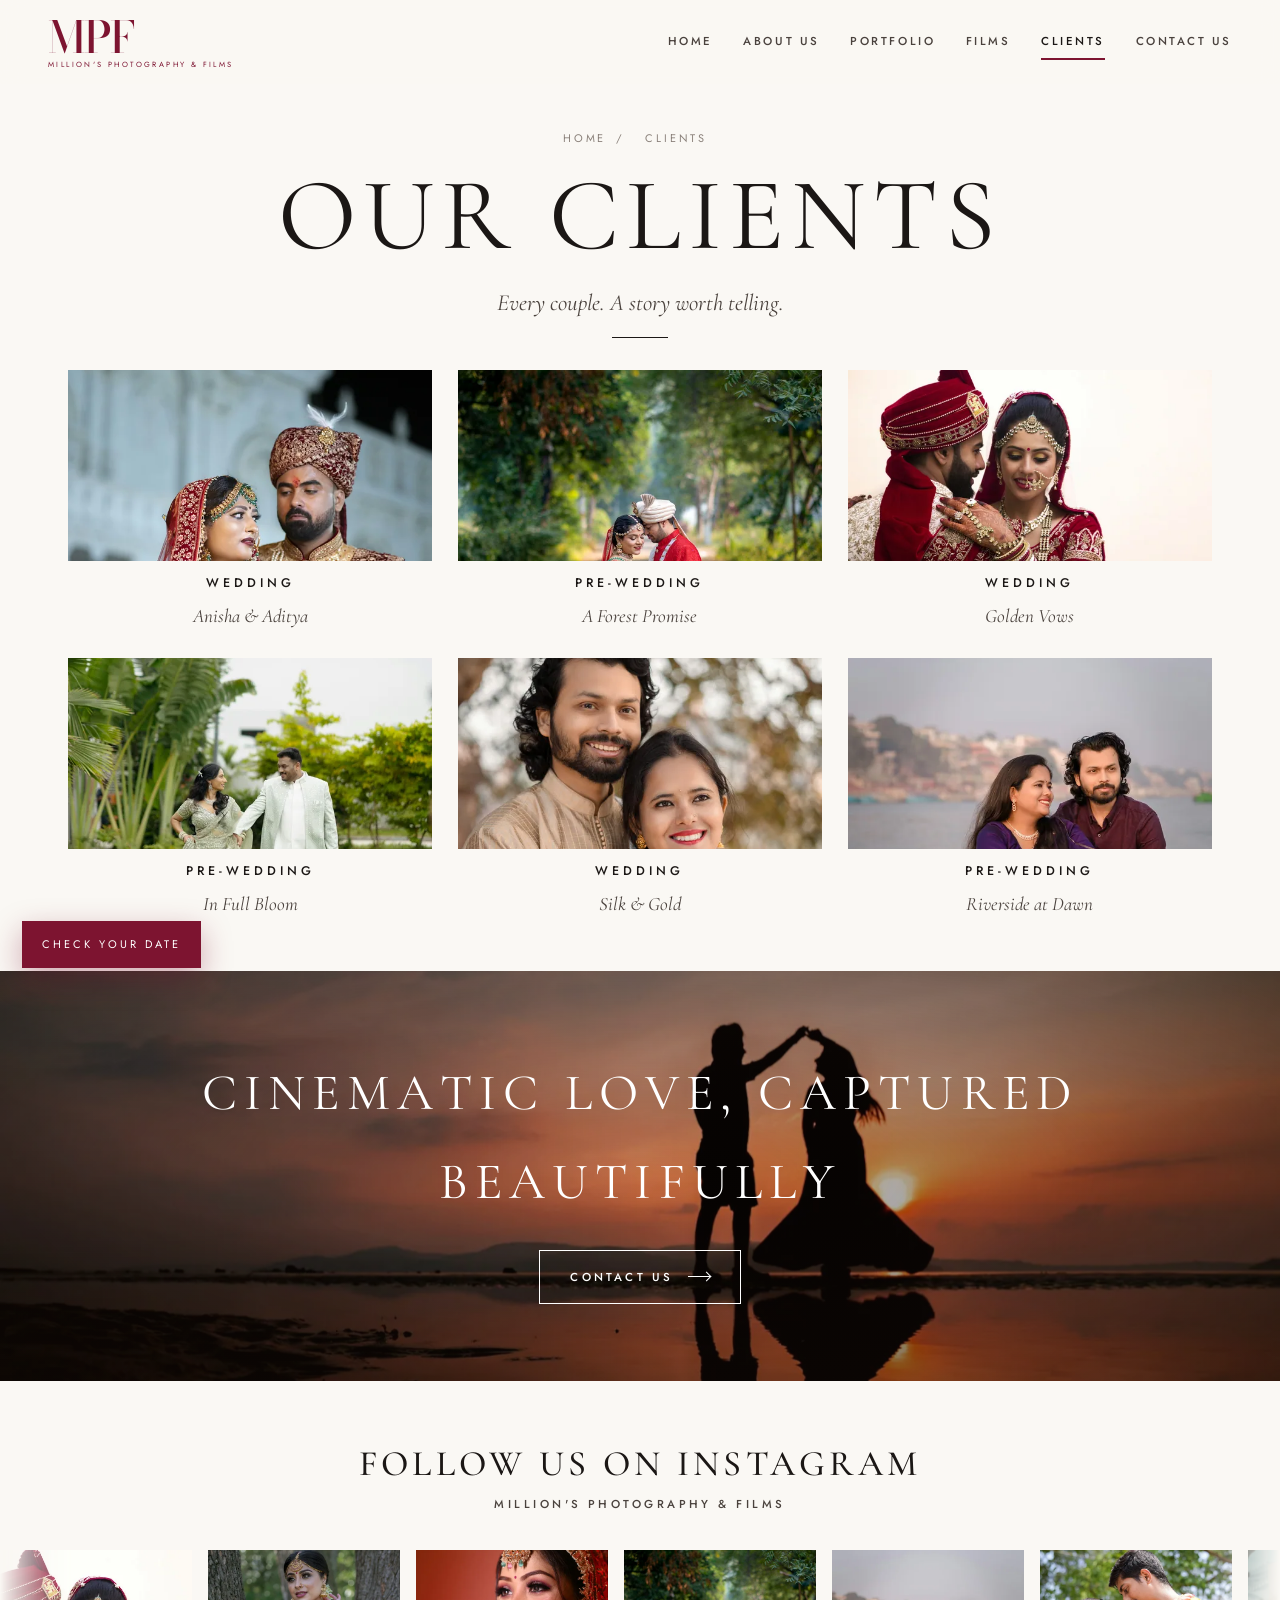
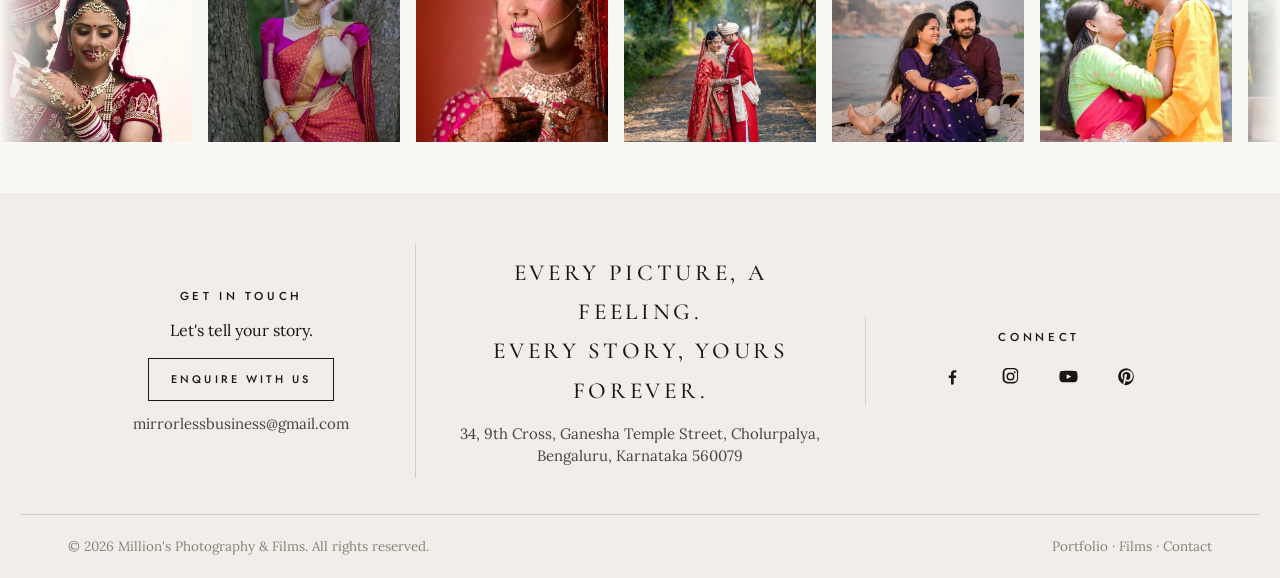
<file: clients.html>
<!doctype html>
<html lang="en-IN">
<head>
<meta charset="utf-8">
<meta name="viewport" content="width=device-width, initial-scale=1, viewport-fit=cover">
<title>Clients | Million&#x27;s Photography &amp; Films</title>
<meta name="description" content="Wedding and pre-wedding stories photographed and filmed by Million&#x27;s Photography &amp; Films.">
<link rel="canonical" href="https://www.millionsphotography.com/clients.html">
<meta name="theme-color" content="#faf8f4">
<meta property="og:type" content="website"><meta property="og:site_name" content="Million&#x27;s Photography &amp; Films">
<meta property="og:title" content="Clients | Million&#x27;s Photography &amp; Films"><meta property="og:description" content="Wedding and pre-wedding stories photographed and filmed by Million&#x27;s Photography &amp; Films.">
<meta property="og:image" content="https://www.millionsphotography.com/assets/img/client-1.jpg"><meta name="twitter:card" content="summary_large_image">
<link rel="icon" href="assets/favicon.svg" type="image/svg+xml"><link rel="manifest" href="site.webmanifest">
<link rel="preconnect" href="https://fonts.googleapis.com"><link rel="preconnect" href="https://fonts.gstatic.com" crossorigin>
<link href="https://fonts.googleapis.com/css2?family=Bodoni+Moda:opsz,wght@6..96,500&family=Cormorant+Garamond:ital,wght@0,400;0,500;0,600;1,400;1,500&family=Jost:wght@400;500&family=Lora:ital,wght@0,400;0,500;1,400&display=swap" rel="stylesheet">
<link rel="stylesheet" href="assets/css/site.css">
<script>try{if(sessionStorage.getItem('mpf-seen'))document.documentElement.classList.add('no-loader')}catch(e){}</script>
<script type="application/ld+json">{"@context": "https://schema.org", "@type": "ProfessionalService", "name": "Million's Photography & Films", "alternateName": "MPF", "image": "https://www.millionsphotography.com/assets/img/hero-palace.jpg", "url": "https://www.millionsphotography.com", "email": "mirrorlessbusiness@gmail.com", "address": {"@type": "PostalAddress", "streetAddress": "34, 9th Cross, Ganesha Temple Street, Cholurpalya", "addressLocality": "Bengaluru", "addressRegion": "Karnataka", "postalCode": "560079", "addressCountry": "IN"}, "areaServed": ["Bengaluru", "Karnataka", "India"], "priceRange": "₹₹₹", "knowsAbout": ["Wedding photography", "Candid photography", "Wedding cinematography", "Pre-wedding shoots", "Drone shoots"], "hasMap": "https://www.google.com/maps/search/?api=1&query=Million's+Photography,+34+9th+Cross,+Cholurpalya,+Bengaluru"}</script>
</head>
<body data-page="clients">
<a class="skip" href="#main">Skip to content</a>
<div class="loader" aria-hidden="true"><div class="mono"><span>M</span><span>P</span><span>F</span></div><div class="cap">Photography &amp; Films</div><div class="bar"><i></i></div></div>
<div class="veil" aria-hidden="true"></div>
<header class="hdr"><div class="wrap">
  <a class="logo" href="index.html" aria-label="Million&#x27;s Photography &amp; Films — home"><b>MPF</b><small>MILLION'S PHOTOGRAPHY &amp; FILMS</small></a>
  <nav class="nav" aria-label="Primary"><a href="index.html">Home</a><a href="about.html">About Us</a><a href="portfolio.html">Portfolio</a><a href="films.html">Films</a><a href="clients.html" aria-current="page">Clients</a><a href="contact.html">Contact Us</a></nav>
  <button class="burger" aria-label="Menu" aria-expanded="false" aria-controls="mnav"><i></i><i></i><i></i></button>
</div></header>
<div class="mnav" id="mnav" aria-hidden="true"><a class="big" href="index.html"><em>01</em>Home</a><a class="big" href="about.html"><em>02</em>About Us</a><a class="big" href="portfolio.html"><em>03</em>Portfolio</a><a class="big" href="films.html"><em>04</em>Films</a><a class="big" href="clients.html" aria-current="page"><em>05</em>Clients</a><a class="big" href="contact.html"><em>06</em>Contact Us</a><div class="mcta"><a class="btn solid sm" href="contact.html">Enquire now <span class="arr"></span></a></div><p class="meta">34, 9th Cross, Ganesha Temple Street, Cholurpalya, Bengaluru, Karnataka 560079<br><a data-email href="#"></a></p><div class="social"><a data-social="facebook" href="#" target="_blank" rel="noopener" aria-label="Facebook"><svg viewBox="0 0 24 24"><path d="M13.5 22v-8.2h2.8l.4-3.2h-3.2V8.5c0-.9.3-1.6 1.6-1.6h1.7V4.1c-.3 0-1.3-.1-2.5-.1-2.5 0-4.2 1.5-4.2 4.3v2.4H7.3v3.2h2.8V22h3.4z"/></svg></a><a data-social="instagram" href="#" target="_blank" rel="noopener" aria-label="Instagram"><svg viewBox="0 0 24 24"><path d="M12 7a5 5 0 100 10 5 5 0 000-10zm0 8.2a3.2 3.2 0 110-6.4 3.2 3.2 0 010 6.4zM17.3 5.5a1.2 1.2 0 100 2.4 1.2 1.2 0 000-2.4zM21.9 7.1c-.1-1.6-.4-3-1.6-4.2S17.5 1.4 15.9 1.3C14.3 1.2 9.7 1.2 8.1 1.3 6.5 1.4 5.1 1.7 3.9 2.9S2.2 5.5 2.1 7.1C2 8.7 2 13.3 2.1 14.9c.1 1.6.4 3 1.6 4.2s2.6 1.5 4.2 1.6c1.6.1 6.2.1 7.8 0 1.6-.1 3-.4 4.2-1.6s1.5-2.6 1.6-4.2c.1-1.6.1-6.2 0-7.8zm-2.1 9.5a3.2 3.2 0 01-1.8 1.8c-1.3.5-4.3.4-5.7.4s-4.4.1-5.7-.4a3.2 3.2 0 01-1.8-1.8c-.5-1.3-.4-4.3-.4-5.7s-.1-4.4.4-5.7A3.2 3.2 0 016.6 3.4c1.3-.5 4.3-.4 5.7-.4s4.4-.1 5.7.4a3.2 3.2 0 011.8 1.8c.5 1.3.4 4.3.4 5.7s.1 4.4-.4 5.7z"/></svg></a><a data-social="youtube" href="#" target="_blank" rel="noopener" aria-label="Youtube"><svg viewBox="0 0 24 24"><path d="M23 7.2a3 3 0 00-2.1-2.1C19 4.6 12 4.6 12 4.6s-7 0-8.9.5A3 3 0 001 7.2 31 31 0 00.5 12a31 31 0 00.5 4.8 3 3 0 002.1 2.1c1.9.5 8.9.5 8.9.5s7 0 8.9-.5a3 3 0 002.1-2.1 31 31 0 00.5-4.8 31 31 0 00-.5-4.8zM9.7 15V9l5.8 3-5.8 3z"/></svg></a><a data-social="pinterest" href="#" target="_blank" rel="noopener" aria-label="Pinterest"><svg viewBox="0 0 24 24"><path d="M12 1.5a10.5 10.5 0 00-3.8 20.3c-.1-.9-.2-2.2 0-3.2l1.3-5.5s-.3-.7-.3-1.6c0-1.5.9-2.7 2-2.7.9 0 1.4.7 1.4 1.6 0 1-.6 2.4-.9 3.8-.3 1.1.6 2.1 1.7 2.1 2 0 3.6-2.2 3.6-5.3 0-2.8-2-4.7-4.8-4.7a5 5 0 00-5.2 5c0 1 .4 2 .9 2.6.1.1.1.2.1.3l-.3 1.4c-.1.2-.2.3-.4.2-1.5-.7-2.4-2.9-2.4-4.6 0-3.7 2.7-7.2 7.9-7.2 4.1 0 7.3 2.9 7.3 6.9 0 4.1-2.6 7.4-6.2 7.4-1.2 0-2.3-.6-2.7-1.4l-.7 2.8c-.3 1-1 2.3-1.5 3.1A10.5 10.5 0 1012 1.5z"/></svg></a></div></div>
<main id="main">

<header class="phead"><nav class="crumbs" aria-label="Breadcrumb"><a href="index.html">Home</a><span>/</span><span aria-current="page">Clients</span></nav><h1 class="h-display h-xl split-h">Our Clients</h1><p class="sub" data-reveal style="--d:.3s">Every couple. A story worth telling.</p><div class="rule" data-reveal style="--d:.5s"></div></header>
<section class="sec-tight" style="padding-top:0"><div class="wrap">
  <div class="cards" data-stagger data-region="stories"><a class="card" href="story-anisha-aditya.html" data-cursor="View"><div class="ph"><img src="assets/img/client-1.jpg" alt="Anisha &amp; Aditya — Wedding" width="1200" height="1800" loading="lazy" decoding="async" srcset="assets/img/client-1-600.webp 600w, assets/img/client-1-1200.webp 1200w, assets/img/client-1-1800.webp 1800w" sizes="(max-width:720px) 80vw, 33vw" data-full="assets/img/client-1-1800.webp" ><div class="ov"><span>View story</span></div></div><h3>Wedding</h3><p>Anisha & Aditya</p></a><a class="card" href="story-lakeside-promise.html" data-cursor="View"><div class="ph"><img src="assets/img/client-2.jpg" alt="A Forest Promise — Pre-Wedding" width="1200" height="1800" loading="lazy" decoding="async" srcset="assets/img/client-2-600.webp 600w, assets/img/client-2-1200.webp 1200w, assets/img/client-2-1800.webp 1800w" sizes="(max-width:720px) 80vw, 33vw" data-full="assets/img/client-2-1800.webp" ><div class="ov"><span>View story</span></div></div><h3>Pre-Wedding</h3><p>A Forest Promise</p></a><a class="card" href="story-golden-vows.html" data-cursor="View"><div class="ph"><img src="assets/img/client-3.jpg" alt="Golden Vows — Wedding" width="1200" height="744" loading="lazy" decoding="async" srcset="assets/img/client-3-600.webp 600w, assets/img/client-3-1200.webp 1200w, assets/img/client-3-1800.webp 1800w" sizes="(max-width:720px) 80vw, 33vw" data-full="assets/img/client-3-1800.webp" ><div class="ov"><span>View story</span></div></div><h3>Wedding</h3><p>Golden Vows</p></a><a class="card" href="story-in-full-bloom.html" data-cursor="View"><div class="ph"><img src="assets/img/client-4.jpg" alt="In Full Bloom — Pre-Wedding" width="1200" height="1200" loading="lazy" decoding="async" srcset="assets/img/client-4-600.webp 600w, assets/img/client-4-1200.webp 1200w, assets/img/client-4-1800.webp 1800w" sizes="(max-width:720px) 80vw, 33vw" data-full="assets/img/client-4-1800.webp" ><div class="ov"><span>View story</span></div></div><h3>Pre-Wedding</h3><p>In Full Bloom</p></a><a class="card" href="story-haldi-glow.html" data-cursor="View"><div class="ph"><img src="assets/img/client-5.jpg" alt="Silk &amp; Gold — Wedding" width="1200" height="1600" loading="lazy" decoding="async" srcset="assets/img/client-5-600.webp 600w, assets/img/client-5-1200.webp 1200w, assets/img/client-5-1800.webp 1800w" sizes="(max-width:720px) 80vw, 33vw" data-full="assets/img/client-5-1800.webp" ><div class="ov"><span>View story</span></div></div><h3>Wedding</h3><p>Silk & Gold</p></a><a class="card" href="story-road-to-forever.html" data-cursor="View"><div class="ph"><img src="assets/img/client-6.jpg" alt="Riverside at Dawn — Pre-Wedding" width="1200" height="1600" loading="lazy" decoding="async" srcset="assets/img/client-6-600.webp 600w, assets/img/client-6-1200.webp 1200w, assets/img/client-6-1800.webp 1800w" sizes="(max-width:720px) 80vw, 33vw" data-full="assets/img/client-6-1800.webp" ><div class="ov"><span>View story</span></div></div><h3>Pre-Wedding</h3><p>Riverside at Dawn</p></a></div><p class="swipe-hint">Swipe</p>
</div></section>
<section class="cta"><img src="assets/img/about-banner.jpg" alt="" width="1600" height="1067" loading="lazy" decoding="async" srcset="assets/img/about-banner-800.webp 800w, assets/img/about-banner-1600.webp 1600w" sizes="100vw" data-full="assets/img/about-banner-1600.webp" data-parallax="70" aria-hidden="true"><div class="in"><h2 class="split-h">Cinematic love, captured beautifully</h2><a class="btn light" href="contact.html">Contact us <span class="arr"></span></a></div></section>

</main>
<section class="ig" aria-labelledby="ig-h">
  <div class="sec-head" style="margin-bottom:36px"><h2 class="h-display h-sm" id="ig-h">Follow us on Instagram</h2><p class="eyebrow" style="margin-top:10px">Million's Photography &amp; Films</p></div>
  <div class="marq"><div class="track"><a data-social="instagram" href="#" target="_blank" rel="noopener" data-cursor="Follow"><img src="assets/img/client-3.jpg" alt="Instagram post" width="1200" height="744" loading="lazy" decoding="async" srcset="assets/img/client-3-600.webp 600w, assets/img/client-3-1200.webp 1200w, assets/img/client-3-1800.webp 1800w" sizes="220px" data-full="assets/img/client-3-1800.webp" ></a><a data-social="instagram" href="#" target="_blank" rel="noopener" data-cursor="Follow"><img src="assets/img/g02.jpg" alt="Instagram post" width="1200" height="1800" loading="lazy" decoding="async" srcset="assets/img/g02-600.webp 600w, assets/img/g02-1200.webp 1200w, assets/img/g02-1800.webp 1800w" sizes="220px" data-full="assets/img/g02-1800.webp" ></a><a data-social="instagram" href="#" target="_blank" rel="noopener" data-cursor="Follow"><img src="assets/img/g12.jpg" alt="Instagram post" width="1200" height="1804" loading="lazy" decoding="async" srcset="assets/img/g12-600.webp 600w, assets/img/g12-1200.webp 1200w, assets/img/g12-1800.webp 1800w" sizes="220px" data-full="assets/img/g12-1800.webp" ></a><a data-social="instagram" href="#" target="_blank" rel="noopener" data-cursor="Follow"><img src="assets/img/client-2.jpg" alt="Instagram post" width="1200" height="1800" loading="lazy" decoding="async" srcset="assets/img/client-2-600.webp 600w, assets/img/client-2-1200.webp 1200w, assets/img/client-2-1800.webp 1800w" sizes="220px" data-full="assets/img/client-2-1800.webp" ></a><a data-social="instagram" href="#" target="_blank" rel="noopener" data-cursor="Follow"><img src="assets/img/client-6.jpg" alt="Instagram post" width="1200" height="1600" loading="lazy" decoding="async" srcset="assets/img/client-6-600.webp 600w, assets/img/client-6-1200.webp 1200w, assets/img/client-6-1800.webp 1800w" sizes="220px" data-full="assets/img/client-6-1800.webp" ></a><a data-social="instagram" href="#" target="_blank" rel="noopener" data-cursor="Follow"><img src="assets/img/g05.jpg" alt="Instagram post" width="1200" height="1800" loading="lazy" decoding="async" srcset="assets/img/g05-600.webp 600w, assets/img/g05-1200.webp 1200w, assets/img/g05-1800.webp 1800w" sizes="220px" data-full="assets/img/g05-1800.webp" ></a><a data-social="instagram" href="#" target="_blank" rel="noopener" data-cursor="Follow"><img src="assets/img/contact-portrait.jpg" alt="Instagram post" width="1200" height="1800" loading="lazy" decoding="async" srcset="assets/img/contact-portrait-600.webp 600w, assets/img/contact-portrait-1200.webp 1200w, assets/img/contact-portrait-1800.webp 1800w" sizes="220px" data-full="assets/img/contact-portrait-1800.webp" ></a><a data-social="instagram" href="#" target="_blank" rel="noopener" data-cursor="Follow"><img src="assets/img/client-1.jpg" alt="Instagram post" width="1200" height="1800" loading="lazy" decoding="async" srcset="assets/img/client-1-600.webp 600w, assets/img/client-1-1200.webp 1200w, assets/img/client-1-1800.webp 1800w" sizes="220px" data-full="assets/img/client-1-1800.webp" ></a><a data-social="instagram" href="#" target="_blank" rel="noopener" data-cursor="Follow"><img src="assets/img/g09.jpg" alt="Instagram post" width="1200" height="1800" loading="lazy" decoding="async" srcset="assets/img/g09-600.webp 600w, assets/img/g09-1200.webp 1200w, assets/img/g09-1800.webp 1800w" sizes="220px" data-full="assets/img/g09-1800.webp" ></a><a data-social="instagram" href="#" target="_blank" rel="noopener" data-cursor="Follow"><img src="assets/img/client-4.jpg" alt="Instagram post" width="1200" height="1200" loading="lazy" decoding="async" srcset="assets/img/client-4-600.webp 600w, assets/img/client-4-1200.webp 1200w, assets/img/client-4-1800.webp 1800w" sizes="220px" data-full="assets/img/client-4-1800.webp" ></a><a data-social="instagram" href="#" target="_blank" rel="noopener" data-cursor="Follow"><img src="assets/img/g08.jpg" alt="Instagram post" width="1200" height="1800" loading="lazy" decoding="async" srcset="assets/img/g08-600.webp 600w, assets/img/g08-1200.webp 1200w, assets/img/g08-1800.webp 1800w" sizes="220px" data-full="assets/img/g08-1800.webp" ></a><a data-social="instagram" href="#" target="_blank" rel="noopener" data-cursor="Follow"><img src="assets/img/intro-kiss.jpg" alt="Instagram post" width="1200" height="1800" loading="lazy" decoding="async" srcset="assets/img/intro-kiss-600.webp 600w, assets/img/intro-kiss-1200.webp 1200w, assets/img/intro-kiss-1800.webp 1800w" sizes="220px" data-full="assets/img/intro-kiss-1800.webp" ></a></div></div>
</section>
<footer class="ftr">
  <div class="wrap cols">
    <div class="col"><h4 data-bind="footer.cta_title">Get in touch</h4><p style="margin:0" data-bind="footer.cta_text">Let's tell your story.</p><a class="btn sm" href="contact.html">Enquire with us</a><p class="addr"><a data-email href="#"></a></p></div>
    <div class="col"><p class="tag" data-bind="footer.tagline">Every picture, a feeling.<br>Every story, yours forever.</p><p class="addr" data-bind="contact.address">34, 9th Cross, Ganesha Temple Street, Cholurpalya, Bengaluru, Karnataka 560079</p></div>
    <div class="col"><h4>Connect</h4><div class="social"><a data-social="facebook" href="#" target="_blank" rel="noopener" aria-label="Facebook"><svg viewBox="0 0 24 24"><path d="M13.5 22v-8.2h2.8l.4-3.2h-3.2V8.5c0-.9.3-1.6 1.6-1.6h1.7V4.1c-.3 0-1.3-.1-2.5-.1-2.5 0-4.2 1.5-4.2 4.3v2.4H7.3v3.2h2.8V22h3.4z"/></svg></a><a data-social="instagram" href="#" target="_blank" rel="noopener" aria-label="Instagram"><svg viewBox="0 0 24 24"><path d="M12 7a5 5 0 100 10 5 5 0 000-10zm0 8.2a3.2 3.2 0 110-6.4 3.2 3.2 0 010 6.4zM17.3 5.5a1.2 1.2 0 100 2.4 1.2 1.2 0 000-2.4zM21.9 7.1c-.1-1.6-.4-3-1.6-4.2S17.5 1.4 15.9 1.3C14.3 1.2 9.7 1.2 8.1 1.3 6.5 1.4 5.1 1.7 3.9 2.9S2.2 5.5 2.1 7.1C2 8.7 2 13.3 2.1 14.9c.1 1.6.4 3 1.6 4.2s2.6 1.5 4.2 1.6c1.6.1 6.2.1 7.8 0 1.6-.1 3-.4 4.2-1.6s1.5-2.6 1.6-4.2c.1-1.6.1-6.2 0-7.8zm-2.1 9.5a3.2 3.2 0 01-1.8 1.8c-1.3.5-4.3.4-5.7.4s-4.4.1-5.7-.4a3.2 3.2 0 01-1.8-1.8c-.5-1.3-.4-4.3-.4-5.7s-.1-4.4.4-5.7A3.2 3.2 0 016.6 3.4c1.3-.5 4.3-.4 5.7-.4s4.4-.1 5.7.4a3.2 3.2 0 011.8 1.8c.5 1.3.4 4.3.4 5.7s.1 4.4-.4 5.7z"/></svg></a><a data-social="youtube" href="#" target="_blank" rel="noopener" aria-label="Youtube"><svg viewBox="0 0 24 24"><path d="M23 7.2a3 3 0 00-2.1-2.1C19 4.6 12 4.6 12 4.6s-7 0-8.9.5A3 3 0 001 7.2 31 31 0 00.5 12a31 31 0 00.5 4.8 3 3 0 002.1 2.1c1.9.5 8.9.5 8.9.5s7 0 8.9-.5a3 3 0 002.1-2.1 31 31 0 00.5-4.8 31 31 0 00-.5-4.8zM9.7 15V9l5.8 3-5.8 3z"/></svg></a><a data-social="pinterest" href="#" target="_blank" rel="noopener" aria-label="Pinterest"><svg viewBox="0 0 24 24"><path d="M12 1.5a10.5 10.5 0 00-3.8 20.3c-.1-.9-.2-2.2 0-3.2l1.3-5.5s-.3-.7-.3-1.6c0-1.5.9-2.7 2-2.7.9 0 1.4.7 1.4 1.6 0 1-.6 2.4-.9 3.8-.3 1.1.6 2.1 1.7 2.1 2 0 3.6-2.2 3.6-5.3 0-2.8-2-4.7-4.8-4.7a5 5 0 00-5.2 5c0 1 .4 2 .9 2.6.1.1.1.2.1.3l-.3 1.4c-.1.2-.2.3-.4.2-1.5-.7-2.4-2.9-2.4-4.6 0-3.7 2.7-7.2 7.9-7.2 4.1 0 7.3 2.9 7.3 6.9 0 4.1-2.6 7.4-6.2 7.4-1.2 0-2.3-.6-2.7-1.4l-.7 2.8c-.3 1-1 2.3-1.5 3.1A10.5 10.5 0 1012 1.5z"/></svg></a></div></div>
  </div>
  <div class="copy"><span>© <span data-year>2026</span> <span data-bind="footer.copyright">Million&#x27;s Photography &amp; Films. All rights reserved.</span></span><span data-bind="footer.links"><a href="portfolio.html">Portfolio</a> · <a href="films.html">Films</a> · <a href="contact.html">Contact</a></span></div>
</footer>
<a class="enq" href="contact.html">Check your date</a>
<nav class="mbar" aria-label="Quick actions"><a data-email href="#"><svg viewBox="0 0 24 24"><rect x="3" y="5" width="18" height="14" rx="1"/><path d="M3 7l9 6 9-6"/></svg>Email</a><a class="pri" href="contact.html"><svg viewBox="0 0 24 24"><rect x="3" y="5" width="18" height="16" rx="1"/><path d="M3 10h18M8 3v4M16 3v4"/></svg>Check date</a></nav>
<button class="totop" aria-label="Back to top"><svg class="ring" viewBox="0 0 52 52"><circle cx="26" cy="26" r="24"/></svg><i class="ar"></i></button>

<script src="assets/js/config.js"></script>
<script type="module" src="assets/js/content.js"></script>
<script src="assets/js/site.js" defer></script>
</body>
</html>
</file>
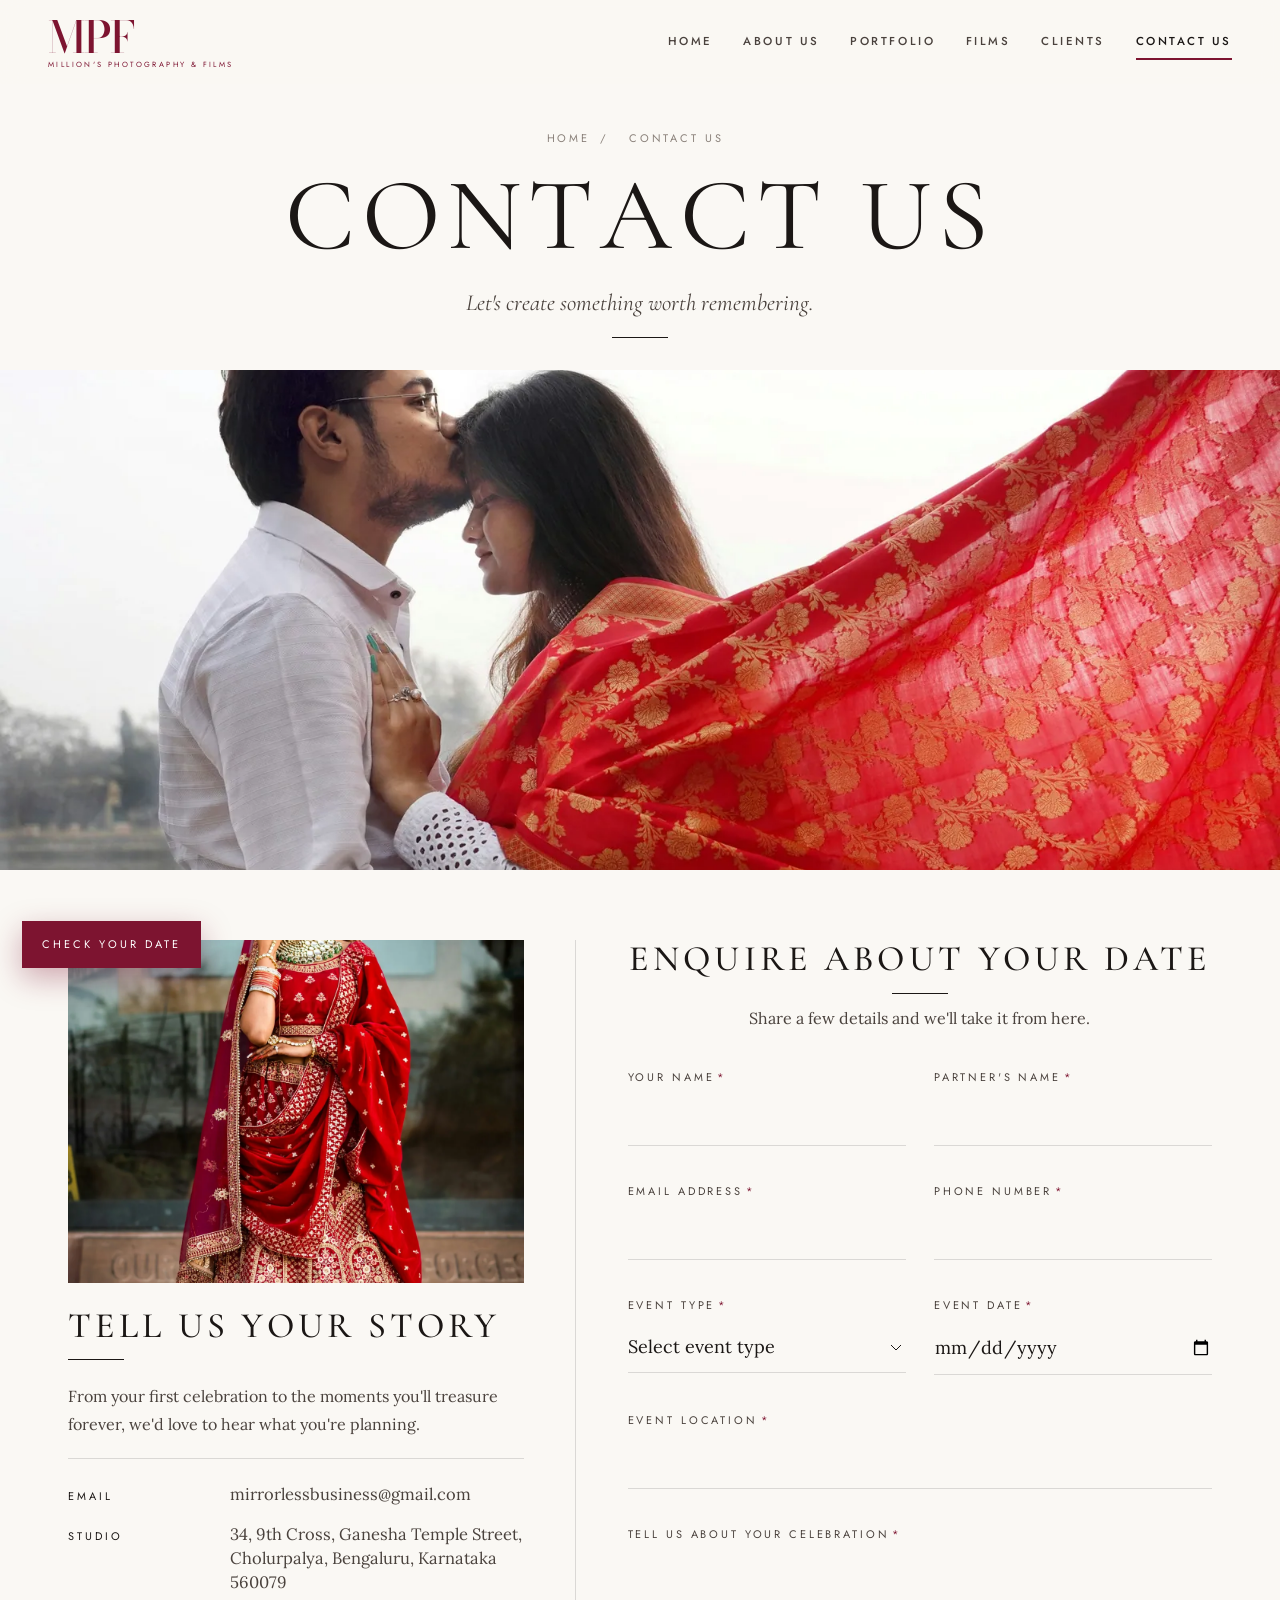
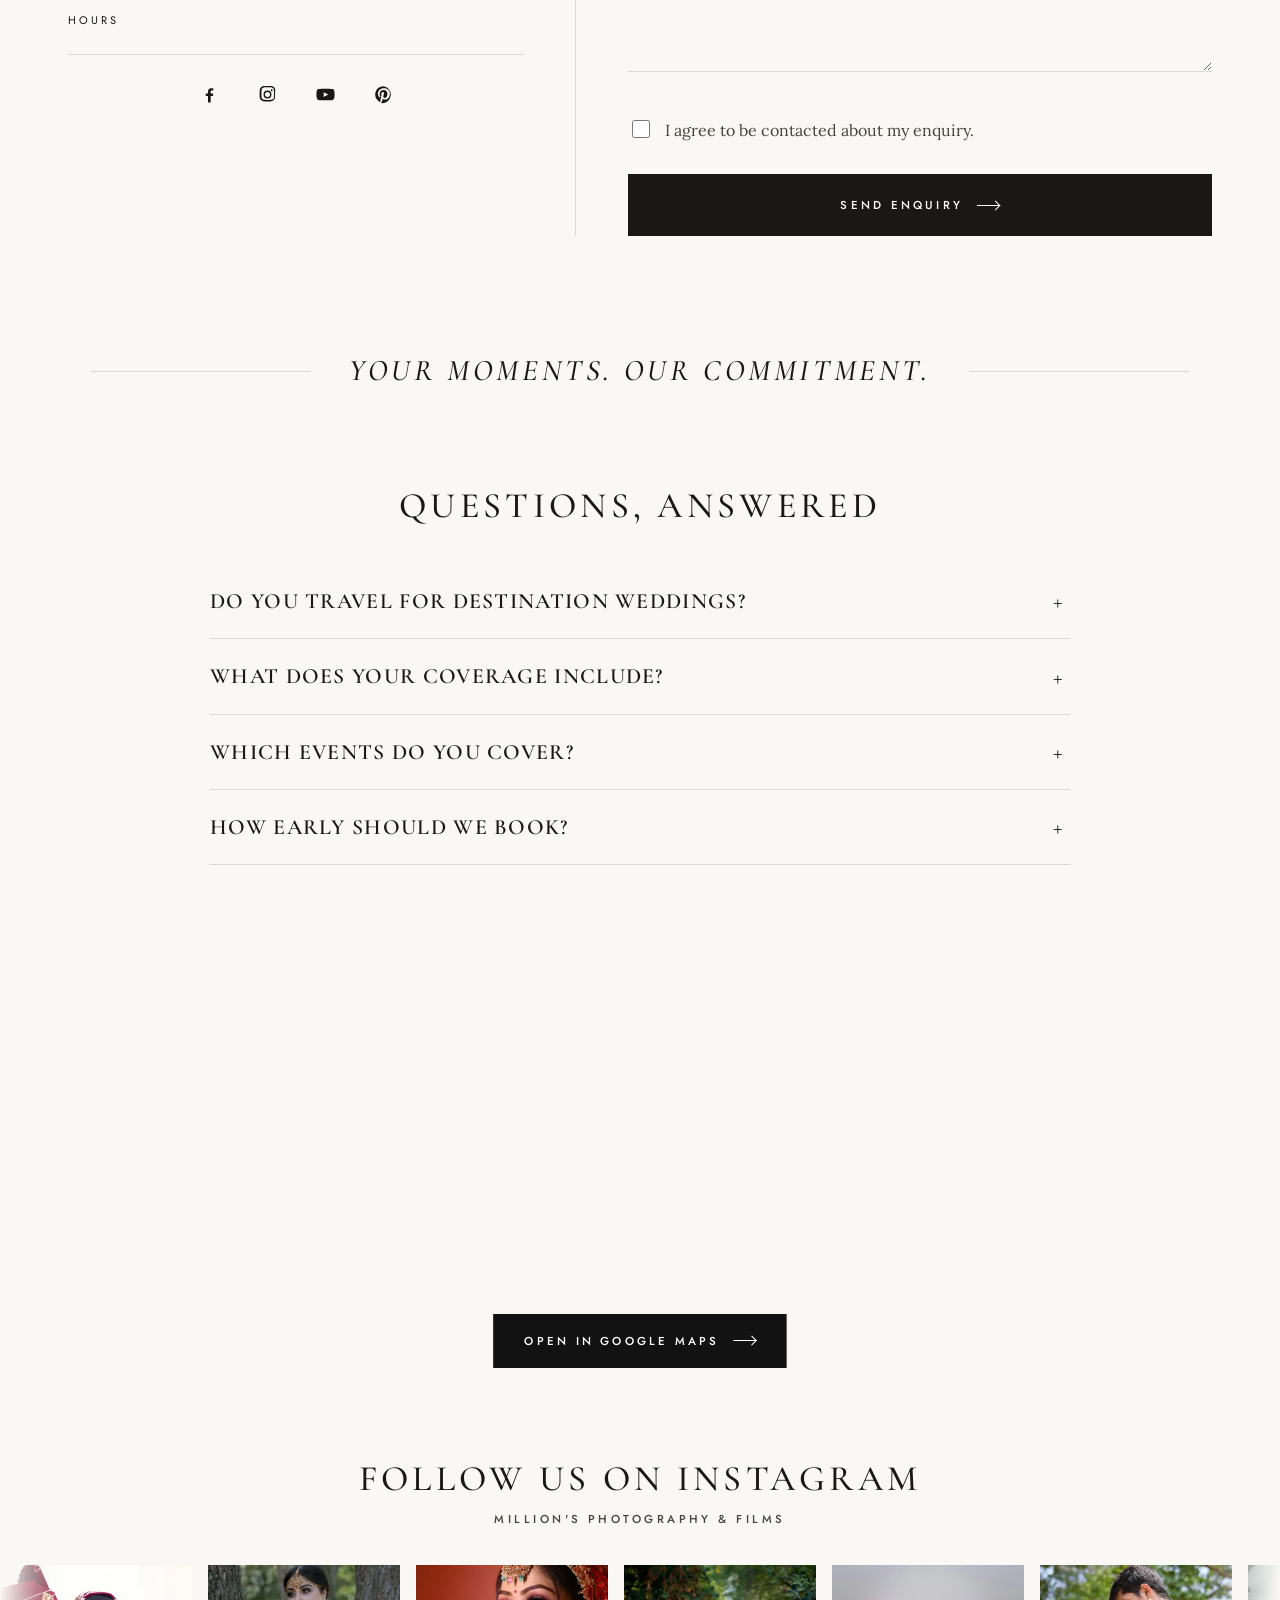
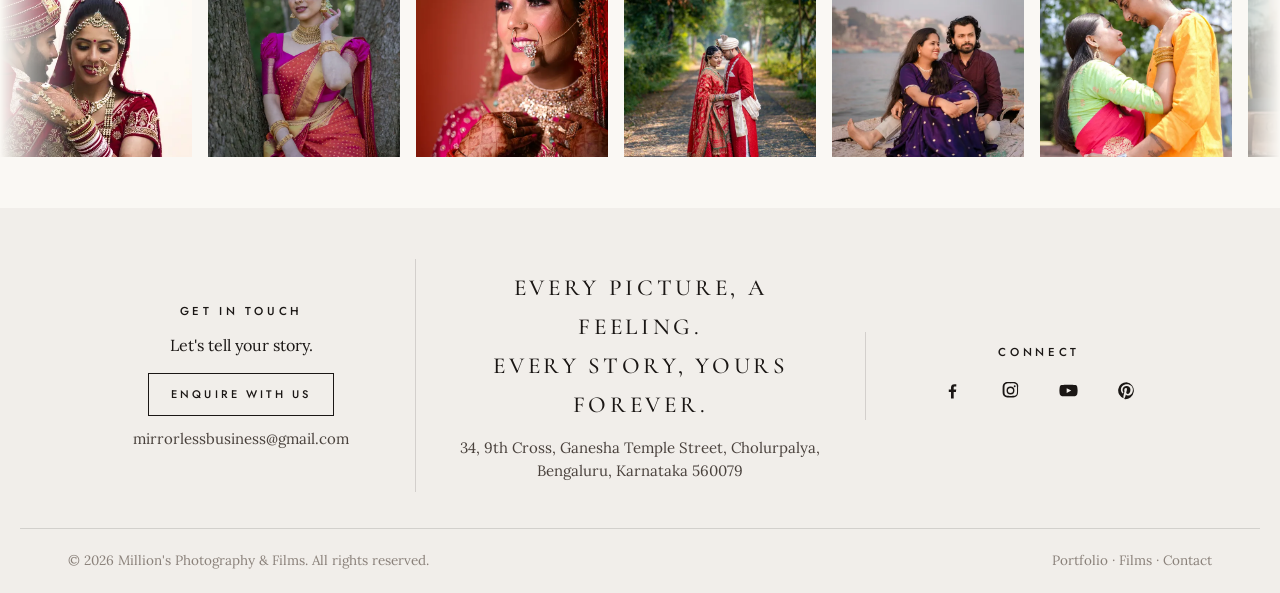
<file: contact.html>
<!doctype html>
<html lang="en-IN">
<head>
<meta charset="utf-8">
<meta name="viewport" content="width=device-width, initial-scale=1, viewport-fit=cover">
<title>Contact Us | Million&#x27;s Photography &amp; Films</title>
<meta name="description" content="Enquire about your wedding date with Million&#x27;s Photography &amp; Films — Cholurpalya, Bengaluru.">
<link rel="canonical" href="https://www.millionsphotography.com/contact.html">
<meta name="theme-color" content="#faf8f4">
<meta property="og:type" content="website"><meta property="og:site_name" content="Million&#x27;s Photography &amp; Films">
<meta property="og:title" content="Contact Us | Million&#x27;s Photography &amp; Films"><meta property="og:description" content="Enquire about your wedding date with Million&#x27;s Photography &amp; Films — Cholurpalya, Bengaluru.">
<meta property="og:image" content="https://www.millionsphotography.com/assets/img/contact-hero.jpg"><meta name="twitter:card" content="summary_large_image">
<link rel="icon" href="assets/favicon.svg" type="image/svg+xml"><link rel="manifest" href="site.webmanifest">
<link rel="preconnect" href="https://fonts.googleapis.com"><link rel="preconnect" href="https://fonts.gstatic.com" crossorigin>
<link href="https://fonts.googleapis.com/css2?family=Bodoni+Moda:opsz,wght@6..96,500&family=Cormorant+Garamond:ital,wght@0,400;0,500;0,600;1,400;1,500&family=Jost:wght@400;500&family=Lora:ital,wght@0,400;0,500;1,400&display=swap" rel="stylesheet">
<link rel="stylesheet" href="assets/css/site.css">
<script>try{if(sessionStorage.getItem('mpf-seen'))document.documentElement.classList.add('no-loader')}catch(e){}</script>
<script type="application/ld+json">[{"@context": "https://schema.org", "@type": "ProfessionalService", "name": "Million's Photography & Films", "alternateName": "MPF", "image": "https://www.millionsphotography.com/assets/img/hero-palace.jpg", "url": "https://www.millionsphotography.com", "email": "mirrorlessbusiness@gmail.com", "address": {"@type": "PostalAddress", "streetAddress": "34, 9th Cross, Ganesha Temple Street, Cholurpalya", "addressLocality": "Bengaluru", "addressRegion": "Karnataka", "postalCode": "560079", "addressCountry": "IN"}, "areaServed": ["Bengaluru", "Karnataka", "India"], "priceRange": "₹₹₹", "knowsAbout": ["Wedding photography", "Candid photography", "Wedding cinematography", "Pre-wedding shoots", "Drone shoots"], "hasMap": "https://www.google.com/maps/search/?api=1&query=Million's+Photography,+34+9th+Cross,+Cholurpalya,+Bengaluru"}, {"@context": "https://schema.org", "@type": "FAQPage", "mainEntity": [{"@type": "Question", "name": "Do you travel for destination weddings?", "acceptedAnswer": {"@type": "Answer", "text": "Yes. We cover weddings across Bengaluru and travel outstation and to destinations — travel and stay are arranged with you as part of the package."}}, {"@type": "Question", "name": "What does your coverage include?", "acceptedAnswer": {"@type": "Answer", "text": "We offer candid and traditional photography, cinematic films, pre-wedding shoots, drone coverage and live screening. Packages are customised around your events and budget."}}, {"@type": "Question", "name": "Which events do you cover?", "acceptedAnswer": {"@type": "Answer", "text": "Engagements, mehendi, sangeet, haldi, the wedding ceremony, receptions and couple pre-wedding shoots."}}, {"@type": "Question", "name": "How early should we book?", "acceptedAnswer": {"@type": "Answer", "text": "Peak wedding dates fill quickly, so we recommend enquiring as soon as your date is fixed. Send your date through the form and we'll confirm availability."}}]}]</script>
</head>
<body data-page="contact">
<a class="skip" href="#main">Skip to content</a>
<div class="loader" aria-hidden="true"><div class="mono"><span>M</span><span>P</span><span>F</span></div><div class="cap">Photography &amp; Films</div><div class="bar"><i></i></div></div>
<div class="veil" aria-hidden="true"></div>
<header class="hdr"><div class="wrap">
  <a class="logo" href="index.html" aria-label="Million&#x27;s Photography &amp; Films — home"><b>MPF</b><small>MILLION'S PHOTOGRAPHY &amp; FILMS</small></a>
  <nav class="nav" aria-label="Primary"><a href="index.html">Home</a><a href="about.html">About Us</a><a href="portfolio.html">Portfolio</a><a href="films.html">Films</a><a href="clients.html">Clients</a><a href="contact.html" aria-current="page">Contact Us</a></nav>
  <button class="burger" aria-label="Menu" aria-expanded="false" aria-controls="mnav"><i></i><i></i><i></i></button>
</div></header>
<div class="mnav" id="mnav" aria-hidden="true"><a class="big" href="index.html"><em>01</em>Home</a><a class="big" href="about.html"><em>02</em>About Us</a><a class="big" href="portfolio.html"><em>03</em>Portfolio</a><a class="big" href="films.html"><em>04</em>Films</a><a class="big" href="clients.html"><em>05</em>Clients</a><a class="big" href="contact.html" aria-current="page"><em>06</em>Contact Us</a><div class="mcta"><a class="btn solid sm" href="contact.html">Enquire now <span class="arr"></span></a></div><p class="meta">34, 9th Cross, Ganesha Temple Street, Cholurpalya, Bengaluru, Karnataka 560079<br><a data-email href="#"></a></p><div class="social"><a data-social="facebook" href="#" target="_blank" rel="noopener" aria-label="Facebook"><svg viewBox="0 0 24 24"><path d="M13.5 22v-8.2h2.8l.4-3.2h-3.2V8.5c0-.9.3-1.6 1.6-1.6h1.7V4.1c-.3 0-1.3-.1-2.5-.1-2.5 0-4.2 1.5-4.2 4.3v2.4H7.3v3.2h2.8V22h3.4z"/></svg></a><a data-social="instagram" href="#" target="_blank" rel="noopener" aria-label="Instagram"><svg viewBox="0 0 24 24"><path d="M12 7a5 5 0 100 10 5 5 0 000-10zm0 8.2a3.2 3.2 0 110-6.4 3.2 3.2 0 010 6.4zM17.3 5.5a1.2 1.2 0 100 2.4 1.2 1.2 0 000-2.4zM21.9 7.1c-.1-1.6-.4-3-1.6-4.2S17.5 1.4 15.9 1.3C14.3 1.2 9.7 1.2 8.1 1.3 6.5 1.4 5.1 1.7 3.9 2.9S2.2 5.5 2.1 7.1C2 8.7 2 13.3 2.1 14.9c.1 1.6.4 3 1.6 4.2s2.6 1.5 4.2 1.6c1.6.1 6.2.1 7.8 0 1.6-.1 3-.4 4.2-1.6s1.5-2.6 1.6-4.2c.1-1.6.1-6.2 0-7.8zm-2.1 9.5a3.2 3.2 0 01-1.8 1.8c-1.3.5-4.3.4-5.7.4s-4.4.1-5.7-.4a3.2 3.2 0 01-1.8-1.8c-.5-1.3-.4-4.3-.4-5.7s-.1-4.4.4-5.7A3.2 3.2 0 016.6 3.4c1.3-.5 4.3-.4 5.7-.4s4.4-.1 5.7.4a3.2 3.2 0 011.8 1.8c.5 1.3.4 4.3.4 5.7s.1 4.4-.4 5.7z"/></svg></a><a data-social="youtube" href="#" target="_blank" rel="noopener" aria-label="Youtube"><svg viewBox="0 0 24 24"><path d="M23 7.2a3 3 0 00-2.1-2.1C19 4.6 12 4.6 12 4.6s-7 0-8.9.5A3 3 0 001 7.2 31 31 0 00.5 12a31 31 0 00.5 4.8 3 3 0 002.1 2.1c1.9.5 8.9.5 8.9.5s7 0 8.9-.5a3 3 0 002.1-2.1 31 31 0 00.5-4.8 31 31 0 00-.5-4.8zM9.7 15V9l5.8 3-5.8 3z"/></svg></a><a data-social="pinterest" href="#" target="_blank" rel="noopener" aria-label="Pinterest"><svg viewBox="0 0 24 24"><path d="M12 1.5a10.5 10.5 0 00-3.8 20.3c-.1-.9-.2-2.2 0-3.2l1.3-5.5s-.3-.7-.3-1.6c0-1.5.9-2.7 2-2.7.9 0 1.4.7 1.4 1.6 0 1-.6 2.4-.9 3.8-.3 1.1.6 2.1 1.7 2.1 2 0 3.6-2.2 3.6-5.3 0-2.8-2-4.7-4.8-4.7a5 5 0 00-5.2 5c0 1 .4 2 .9 2.6.1.1.1.2.1.3l-.3 1.4c-.1.2-.2.3-.4.2-1.5-.7-2.4-2.9-2.4-4.6 0-3.7 2.7-7.2 7.9-7.2 4.1 0 7.3 2.9 7.3 6.9 0 4.1-2.6 7.4-6.2 7.4-1.2 0-2.3-.6-2.7-1.4l-.7 2.8c-.3 1-1 2.3-1.5 3.1A10.5 10.5 0 1012 1.5z"/></svg></a></div></div>
<main id="main">

<header class="phead"><nav class="crumbs" aria-label="Breadcrumb"><a href="index.html">Home</a><span>/</span><span aria-current="page">Contact Us</span></nav><h1 class="h-display h-xl split-h">Contact Us</h1><p class="sub" data-reveal style="--d:.3s">Let's create something worth remembering.</p><div class="rule" data-reveal style="--d:.5s"></div></header>
<div class="pbanner"><img src="assets/img/contact-hero.jpg" alt="Couple embracing as a red dupatta flies" width="1600" height="1055" fetchpriority="high" srcset="assets/img/contact-hero-800.webp 800w, assets/img/contact-hero-1600.webp 1600w, assets/img/contact-hero-2400.webp 2400w" sizes="100vw" data-full="assets/img/contact-hero-2400.webp" data-parallax="70"></div>
<section class="sec"><div class="wrap contact-grid">
  <aside data-reveal>
    <div class="media mask" style="margin-bottom:36px"><img src="assets/img/contact-portrait.jpg" alt="Bride in a red lehenga at a palace window" width="1200" height="1800" loading="lazy" decoding="async" srcset="assets/img/contact-portrait-600.webp 600w, assets/img/contact-portrait-1200.webp 1200w, assets/img/contact-portrait-1800.webp 1800w" sizes="(max-width:720px) 100vw, 50vw" data-full="assets/img/contact-portrait-1800.webp" ></div>
    <h2 class="h-display h-sm">Tell us your story</h2><div class="rule left"></div>
    <p style="color:var(--ink-2);margin-top:22px">From your first celebration to the moments you'll treasure forever, we'd love to hear what you're planning.</p>
    <ul class="info">
      <li><b>Email</b><a data-email href="#"></a></li>
      <li><b>Call / WhatsApp</b><span data-phone></span></li>
      <li><b>Studio</b><a data-maplink data-bind="contact.address" href="https://www.google.com/maps/search/?api=1&query=Million's+Photography,+34+9th+Cross,+Cholurpalya,+Bengaluru" target="_blank" rel="noopener">34, 9th Cross, Ganesha Temple Street, Cholurpalya, Bengaluru, Karnataka 560079</a></li>
      <li hidden><b>Hours</b><span data-bind="contact.hours"></span></li>
    </ul>
    <div class="social"><a data-social="facebook" href="#" target="_blank" rel="noopener" aria-label="Facebook"><svg viewBox="0 0 24 24"><path d="M13.5 22v-8.2h2.8l.4-3.2h-3.2V8.5c0-.9.3-1.6 1.6-1.6h1.7V4.1c-.3 0-1.3-.1-2.5-.1-2.5 0-4.2 1.5-4.2 4.3v2.4H7.3v3.2h2.8V22h3.4z"/></svg></a><a data-social="instagram" href="#" target="_blank" rel="noopener" aria-label="Instagram"><svg viewBox="0 0 24 24"><path d="M12 7a5 5 0 100 10 5 5 0 000-10zm0 8.2a3.2 3.2 0 110-6.4 3.2 3.2 0 010 6.4zM17.3 5.5a1.2 1.2 0 100 2.4 1.2 1.2 0 000-2.4zM21.9 7.1c-.1-1.6-.4-3-1.6-4.2S17.5 1.4 15.9 1.3C14.3 1.2 9.7 1.2 8.1 1.3 6.5 1.4 5.1 1.7 3.9 2.9S2.2 5.5 2.1 7.1C2 8.7 2 13.3 2.1 14.9c.1 1.6.4 3 1.6 4.2s2.6 1.5 4.2 1.6c1.6.1 6.2.1 7.8 0 1.6-.1 3-.4 4.2-1.6s1.5-2.6 1.6-4.2c.1-1.6.1-6.2 0-7.8zm-2.1 9.5a3.2 3.2 0 01-1.8 1.8c-1.3.5-4.3.4-5.7.4s-4.4.1-5.7-.4a3.2 3.2 0 01-1.8-1.8c-.5-1.3-.4-4.3-.4-5.7s-.1-4.4.4-5.7A3.2 3.2 0 016.6 3.4c1.3-.5 4.3-.4 5.7-.4s4.4-.1 5.7.4a3.2 3.2 0 011.8 1.8c.5 1.3.4 4.3.4 5.7s.1 4.4-.4 5.7z"/></svg></a><a data-social="youtube" href="#" target="_blank" rel="noopener" aria-label="Youtube"><svg viewBox="0 0 24 24"><path d="M23 7.2a3 3 0 00-2.1-2.1C19 4.6 12 4.6 12 4.6s-7 0-8.9.5A3 3 0 001 7.2 31 31 0 00.5 12a31 31 0 00.5 4.8 3 3 0 002.1 2.1c1.9.5 8.9.5 8.9.5s7 0 8.9-.5a3 3 0 002.1-2.1 31 31 0 00.5-4.8 31 31 0 00-.5-4.8zM9.7 15V9l5.8 3-5.8 3z"/></svg></a><a data-social="pinterest" href="#" target="_blank" rel="noopener" aria-label="Pinterest"><svg viewBox="0 0 24 24"><path d="M12 1.5a10.5 10.5 0 00-3.8 20.3c-.1-.9-.2-2.2 0-3.2l1.3-5.5s-.3-.7-.3-1.6c0-1.5.9-2.7 2-2.7.9 0 1.4.7 1.4 1.6 0 1-.6 2.4-.9 3.8-.3 1.1.6 2.1 1.7 2.1 2 0 3.6-2.2 3.6-5.3 0-2.8-2-4.7-4.8-4.7a5 5 0 00-5.2 5c0 1 .4 2 .9 2.6.1.1.1.2.1.3l-.3 1.4c-.1.2-.2.3-.4.2-1.5-.7-2.4-2.9-2.4-4.6 0-3.7 2.7-7.2 7.9-7.2 4.1 0 7.3 2.9 7.3 6.9 0 4.1-2.6 7.4-6.2 7.4-1.2 0-2.3-.6-2.7-1.4l-.7 2.8c-.3 1-1 2.3-1.5 3.1A10.5 10.5 0 1012 1.5z"/></svg></a></div>
  </aside>
  <div class="formcol">
    <div class="sec-head" style="margin-bottom:36px"><h2 class="h-display h-sm">Enquire about your date</h2><div class="rule"></div><p>Share a few details and we'll take it from here.</p></div>
    <form id="enquiry" class="form" novalidate>
      <div class="fld"><label for="f-name">Your name<i>*</i></label><input id="f-name" name="name" autocomplete="name" required><span class="ln"></span><span class="err"></span></div>
      <div class="fld"><label for="f-partner">Partner's name<i>*</i></label><input id="f-partner" name="partner" required><span class="ln"></span><span class="err"></span></div>
      <div class="fld"><label for="f-email">Email address<i>*</i></label><input id="f-email" name="email" type="email" autocomplete="email" required><span class="ln"></span><span class="err"></span></div>
      <div class="fld"><label for="f-phone">Phone number<i>*</i></label><input id="f-phone" name="phone" type="tel" autocomplete="tel" inputmode="tel" required><span class="ln"></span><span class="err"></span></div>
      <div class="fld"><label for="f-type">Event type<i>*</i></label><select id="f-type" name="type" required><option value="">Select event type</option><option>Wedding</option><option>Pre-wedding shoot</option><option>Engagement</option><option>Haldi / Mehendi / Sangeet</option><option>Reception</option><option>Full wedding week</option><option>Other celebration</option></select><span class="ln"></span><span class="err"></span></div>
      <div class="fld"><label for="f-date">Event date<i>*</i></label><input id="f-date" name="date" type="date" required><span class="ln"></span><span class="err"></span></div>
      <div class="fld full"><label for="f-loc">Event location<i>*</i></label><input id="f-loc" name="location" required><span class="ln"></span><span class="err"></span></div>
      <div class="fld full"><label for="f-msg">Tell us about your celebration<i>*</i></label><textarea id="f-msg" name="message" required></textarea><span class="ln"></span><span class="err"></span></div>
      <label class="hp" aria-hidden="true">Website <input name="website" tabindex="-1" autocomplete="off"></label>
      <label class="check"><input type="checkbox" name="consent"> I agree to be contacted about my enquiry.</label>
      <div class="actions"><button class="btn solid" type="submit">Send enquiry <span class="arr"></span></button></div>
    </form>
    <div class="sent" role="status"><svg class="tick" viewBox="0 0 64 64" fill="none" stroke="#7d1430" stroke-width="1.5"><circle cx="32" cy="32" r="30" stroke-opacity=".25"/><path d="M19 33l9 9 17-19"/></svg>
      <h3 class="h-display h-sm">Thank you, <span class="who"></span></h3><p class="sent-msg">Your enquiry is ready — send it to us with one tap below, or copy it.</p>
      <p style="display:flex;gap:12px;justify-content:center;flex-wrap:wrap;margin-top:22px"><a class="btn solid send-link" href="#" target="_blank" rel="noopener">Send via <span class="via"></span> <span class="arr"></span></a><button class="btn copy-enq" type="button">Copy enquiry</button></p>
      <p class="muted" style="font-size:15px;margin-top:14px">Or write to us at <a data-email href="#"></a></p></div>
  </div>
</div></section>
<div class="quote-band" data-reveal><p>Your moments. Our commitment.</p></div>
<section class="sec-tight"><div class="wrap">
  <div class="sec-head"><h2 class="h-display h-sm split-h">Questions, answered</h2></div>
  <div class="faq" data-region="faqs"><details data-reveal><summary>Do you travel for destination weddings?</summary><div class="ans"><p>Yes. We cover weddings across Bengaluru and travel outstation and to destinations — travel and stay are arranged with you as part of the package.</p></div></details><details data-reveal><summary>What does your coverage include?</summary><div class="ans"><p>We offer candid and traditional photography, cinematic films, pre-wedding shoots, drone coverage and live screening. Packages are customised around your events and budget.</p></div></details><details data-reveal><summary>Which events do you cover?</summary><div class="ans"><p>Engagements, mehendi, sangeet, haldi, the wedding ceremony, receptions and couple pre-wedding shoots.</p></div></details><details data-reveal><summary>How early should we book?</summary><div class="ans"><p>Peak wedding dates fill quickly, so we recommend enquiring as soon as your date is fixed. Send your date through the form and we'll confirm availability.</p></div></details></div>
</div></section>
<section class="map" aria-label="Studio location map" style="position:relative"><a class="btn solid" style="position:absolute;z-index:2;left:50%;bottom:28px;transform:translateX(-50%)" href="https://www.google.com/maps/search/?api=1&query=Million's+Photography,+34+9th+Cross,+Cholurpalya,+Bengaluru" target="_blank" rel="noopener">Open in Google Maps <span class="arr"></span></a><iframe data-map src="https://www.google.com/maps?q=Million%27s+Photography,+34+9th+Cross,+Cholurpalya,+Bengaluru&output=embed" loading="lazy" referrerpolicy="no-referrer-when-downgrade" title="Map to Million's Photography & Films"></iframe></section>

</main>
<section class="ig" aria-labelledby="ig-h">
  <div class="sec-head" style="margin-bottom:36px"><h2 class="h-display h-sm" id="ig-h">Follow us on Instagram</h2><p class="eyebrow" style="margin-top:10px">Million's Photography &amp; Films</p></div>
  <div class="marq"><div class="track"><a data-social="instagram" href="#" target="_blank" rel="noopener" data-cursor="Follow"><img src="assets/img/client-3.jpg" alt="Instagram post" width="1200" height="744" loading="lazy" decoding="async" srcset="assets/img/client-3-600.webp 600w, assets/img/client-3-1200.webp 1200w, assets/img/client-3-1800.webp 1800w" sizes="220px" data-full="assets/img/client-3-1800.webp" ></a><a data-social="instagram" href="#" target="_blank" rel="noopener" data-cursor="Follow"><img src="assets/img/g02.jpg" alt="Instagram post" width="1200" height="1800" loading="lazy" decoding="async" srcset="assets/img/g02-600.webp 600w, assets/img/g02-1200.webp 1200w, assets/img/g02-1800.webp 1800w" sizes="220px" data-full="assets/img/g02-1800.webp" ></a><a data-social="instagram" href="#" target="_blank" rel="noopener" data-cursor="Follow"><img src="assets/img/g12.jpg" alt="Instagram post" width="1200" height="1804" loading="lazy" decoding="async" srcset="assets/img/g12-600.webp 600w, assets/img/g12-1200.webp 1200w, assets/img/g12-1800.webp 1800w" sizes="220px" data-full="assets/img/g12-1800.webp" ></a><a data-social="instagram" href="#" target="_blank" rel="noopener" data-cursor="Follow"><img src="assets/img/client-2.jpg" alt="Instagram post" width="1200" height="1800" loading="lazy" decoding="async" srcset="assets/img/client-2-600.webp 600w, assets/img/client-2-1200.webp 1200w, assets/img/client-2-1800.webp 1800w" sizes="220px" data-full="assets/img/client-2-1800.webp" ></a><a data-social="instagram" href="#" target="_blank" rel="noopener" data-cursor="Follow"><img src="assets/img/client-6.jpg" alt="Instagram post" width="1200" height="1600" loading="lazy" decoding="async" srcset="assets/img/client-6-600.webp 600w, assets/img/client-6-1200.webp 1200w, assets/img/client-6-1800.webp 1800w" sizes="220px" data-full="assets/img/client-6-1800.webp" ></a><a data-social="instagram" href="#" target="_blank" rel="noopener" data-cursor="Follow"><img src="assets/img/g05.jpg" alt="Instagram post" width="1200" height="1800" loading="lazy" decoding="async" srcset="assets/img/g05-600.webp 600w, assets/img/g05-1200.webp 1200w, assets/img/g05-1800.webp 1800w" sizes="220px" data-full="assets/img/g05-1800.webp" ></a><a data-social="instagram" href="#" target="_blank" rel="noopener" data-cursor="Follow"><img src="assets/img/contact-portrait.jpg" alt="Instagram post" width="1200" height="1800" loading="lazy" decoding="async" srcset="assets/img/contact-portrait-600.webp 600w, assets/img/contact-portrait-1200.webp 1200w, assets/img/contact-portrait-1800.webp 1800w" sizes="220px" data-full="assets/img/contact-portrait-1800.webp" ></a><a data-social="instagram" href="#" target="_blank" rel="noopener" data-cursor="Follow"><img src="assets/img/client-1.jpg" alt="Instagram post" width="1200" height="1800" loading="lazy" decoding="async" srcset="assets/img/client-1-600.webp 600w, assets/img/client-1-1200.webp 1200w, assets/img/client-1-1800.webp 1800w" sizes="220px" data-full="assets/img/client-1-1800.webp" ></a><a data-social="instagram" href="#" target="_blank" rel="noopener" data-cursor="Follow"><img src="assets/img/g09.jpg" alt="Instagram post" width="1200" height="1800" loading="lazy" decoding="async" srcset="assets/img/g09-600.webp 600w, assets/img/g09-1200.webp 1200w, assets/img/g09-1800.webp 1800w" sizes="220px" data-full="assets/img/g09-1800.webp" ></a><a data-social="instagram" href="#" target="_blank" rel="noopener" data-cursor="Follow"><img src="assets/img/client-4.jpg" alt="Instagram post" width="1200" height="1200" loading="lazy" decoding="async" srcset="assets/img/client-4-600.webp 600w, assets/img/client-4-1200.webp 1200w, assets/img/client-4-1800.webp 1800w" sizes="220px" data-full="assets/img/client-4-1800.webp" ></a><a data-social="instagram" href="#" target="_blank" rel="noopener" data-cursor="Follow"><img src="assets/img/g08.jpg" alt="Instagram post" width="1200" height="1800" loading="lazy" decoding="async" srcset="assets/img/g08-600.webp 600w, assets/img/g08-1200.webp 1200w, assets/img/g08-1800.webp 1800w" sizes="220px" data-full="assets/img/g08-1800.webp" ></a><a data-social="instagram" href="#" target="_blank" rel="noopener" data-cursor="Follow"><img src="assets/img/intro-kiss.jpg" alt="Instagram post" width="1200" height="1800" loading="lazy" decoding="async" srcset="assets/img/intro-kiss-600.webp 600w, assets/img/intro-kiss-1200.webp 1200w, assets/img/intro-kiss-1800.webp 1800w" sizes="220px" data-full="assets/img/intro-kiss-1800.webp" ></a></div></div>
</section>
<footer class="ftr">
  <div class="wrap cols">
    <div class="col"><h4 data-bind="footer.cta_title">Get in touch</h4><p style="margin:0" data-bind="footer.cta_text">Let's tell your story.</p><a class="btn sm" href="contact.html">Enquire with us</a><p class="addr"><a data-email href="#"></a></p></div>
    <div class="col"><p class="tag" data-bind="footer.tagline">Every picture, a feeling.<br>Every story, yours forever.</p><p class="addr" data-bind="contact.address">34, 9th Cross, Ganesha Temple Street, Cholurpalya, Bengaluru, Karnataka 560079</p></div>
    <div class="col"><h4>Connect</h4><div class="social"><a data-social="facebook" href="#" target="_blank" rel="noopener" aria-label="Facebook"><svg viewBox="0 0 24 24"><path d="M13.5 22v-8.2h2.8l.4-3.2h-3.2V8.5c0-.9.3-1.6 1.6-1.6h1.7V4.1c-.3 0-1.3-.1-2.5-.1-2.5 0-4.2 1.5-4.2 4.3v2.4H7.3v3.2h2.8V22h3.4z"/></svg></a><a data-social="instagram" href="#" target="_blank" rel="noopener" aria-label="Instagram"><svg viewBox="0 0 24 24"><path d="M12 7a5 5 0 100 10 5 5 0 000-10zm0 8.2a3.2 3.2 0 110-6.4 3.2 3.2 0 010 6.4zM17.3 5.5a1.2 1.2 0 100 2.4 1.2 1.2 0 000-2.4zM21.9 7.1c-.1-1.6-.4-3-1.6-4.2S17.5 1.4 15.9 1.3C14.3 1.2 9.7 1.2 8.1 1.3 6.5 1.4 5.1 1.7 3.9 2.9S2.2 5.5 2.1 7.1C2 8.7 2 13.3 2.1 14.9c.1 1.6.4 3 1.6 4.2s2.6 1.5 4.2 1.6c1.6.1 6.2.1 7.8 0 1.6-.1 3-.4 4.2-1.6s1.5-2.6 1.6-4.2c.1-1.6.1-6.2 0-7.8zm-2.1 9.5a3.2 3.2 0 01-1.8 1.8c-1.3.5-4.3.4-5.7.4s-4.4.1-5.7-.4a3.2 3.2 0 01-1.8-1.8c-.5-1.3-.4-4.3-.4-5.7s-.1-4.4.4-5.7A3.2 3.2 0 016.6 3.4c1.3-.5 4.3-.4 5.7-.4s4.4-.1 5.7.4a3.2 3.2 0 011.8 1.8c.5 1.3.4 4.3.4 5.7s.1 4.4-.4 5.7z"/></svg></a><a data-social="youtube" href="#" target="_blank" rel="noopener" aria-label="Youtube"><svg viewBox="0 0 24 24"><path d="M23 7.2a3 3 0 00-2.1-2.1C19 4.6 12 4.6 12 4.6s-7 0-8.9.5A3 3 0 001 7.2 31 31 0 00.5 12a31 31 0 00.5 4.8 3 3 0 002.1 2.1c1.9.5 8.9.5 8.9.5s7 0 8.9-.5a3 3 0 002.1-2.1 31 31 0 00.5-4.8 31 31 0 00-.5-4.8zM9.7 15V9l5.8 3-5.8 3z"/></svg></a><a data-social="pinterest" href="#" target="_blank" rel="noopener" aria-label="Pinterest"><svg viewBox="0 0 24 24"><path d="M12 1.5a10.5 10.5 0 00-3.8 20.3c-.1-.9-.2-2.2 0-3.2l1.3-5.5s-.3-.7-.3-1.6c0-1.5.9-2.7 2-2.7.9 0 1.4.7 1.4 1.6 0 1-.6 2.4-.9 3.8-.3 1.1.6 2.1 1.7 2.1 2 0 3.6-2.2 3.6-5.3 0-2.8-2-4.7-4.8-4.7a5 5 0 00-5.2 5c0 1 .4 2 .9 2.6.1.1.1.2.1.3l-.3 1.4c-.1.2-.2.3-.4.2-1.5-.7-2.4-2.9-2.4-4.6 0-3.7 2.7-7.2 7.9-7.2 4.1 0 7.3 2.9 7.3 6.9 0 4.1-2.6 7.4-6.2 7.4-1.2 0-2.3-.6-2.7-1.4l-.7 2.8c-.3 1-1 2.3-1.5 3.1A10.5 10.5 0 1012 1.5z"/></svg></a></div></div>
  </div>
  <div class="copy"><span>© <span data-year>2026</span> <span data-bind="footer.copyright">Million&#x27;s Photography &amp; Films. All rights reserved.</span></span><span data-bind="footer.links"><a href="portfolio.html">Portfolio</a> · <a href="films.html">Films</a> · <a href="contact.html">Contact</a></span></div>
</footer>
<a class="enq" href="contact.html">Check your date</a>
<nav class="mbar" aria-label="Quick actions"><a data-email href="#"><svg viewBox="0 0 24 24"><rect x="3" y="5" width="18" height="14" rx="1"/><path d="M3 7l9 6 9-6"/></svg>Email</a><a class="pri" href="contact.html"><svg viewBox="0 0 24 24"><rect x="3" y="5" width="18" height="16" rx="1"/><path d="M3 10h18M8 3v4M16 3v4"/></svg>Check date</a></nav>
<button class="totop" aria-label="Back to top"><svg class="ring" viewBox="0 0 52 52"><circle cx="26" cy="26" r="24"/></svg><i class="ar"></i></button>

<script src="assets/js/config.js"></script>
<script type="module" src="assets/js/content.js"></script>
<script src="assets/js/site.js" defer></script>
</body>
</html>
</file>
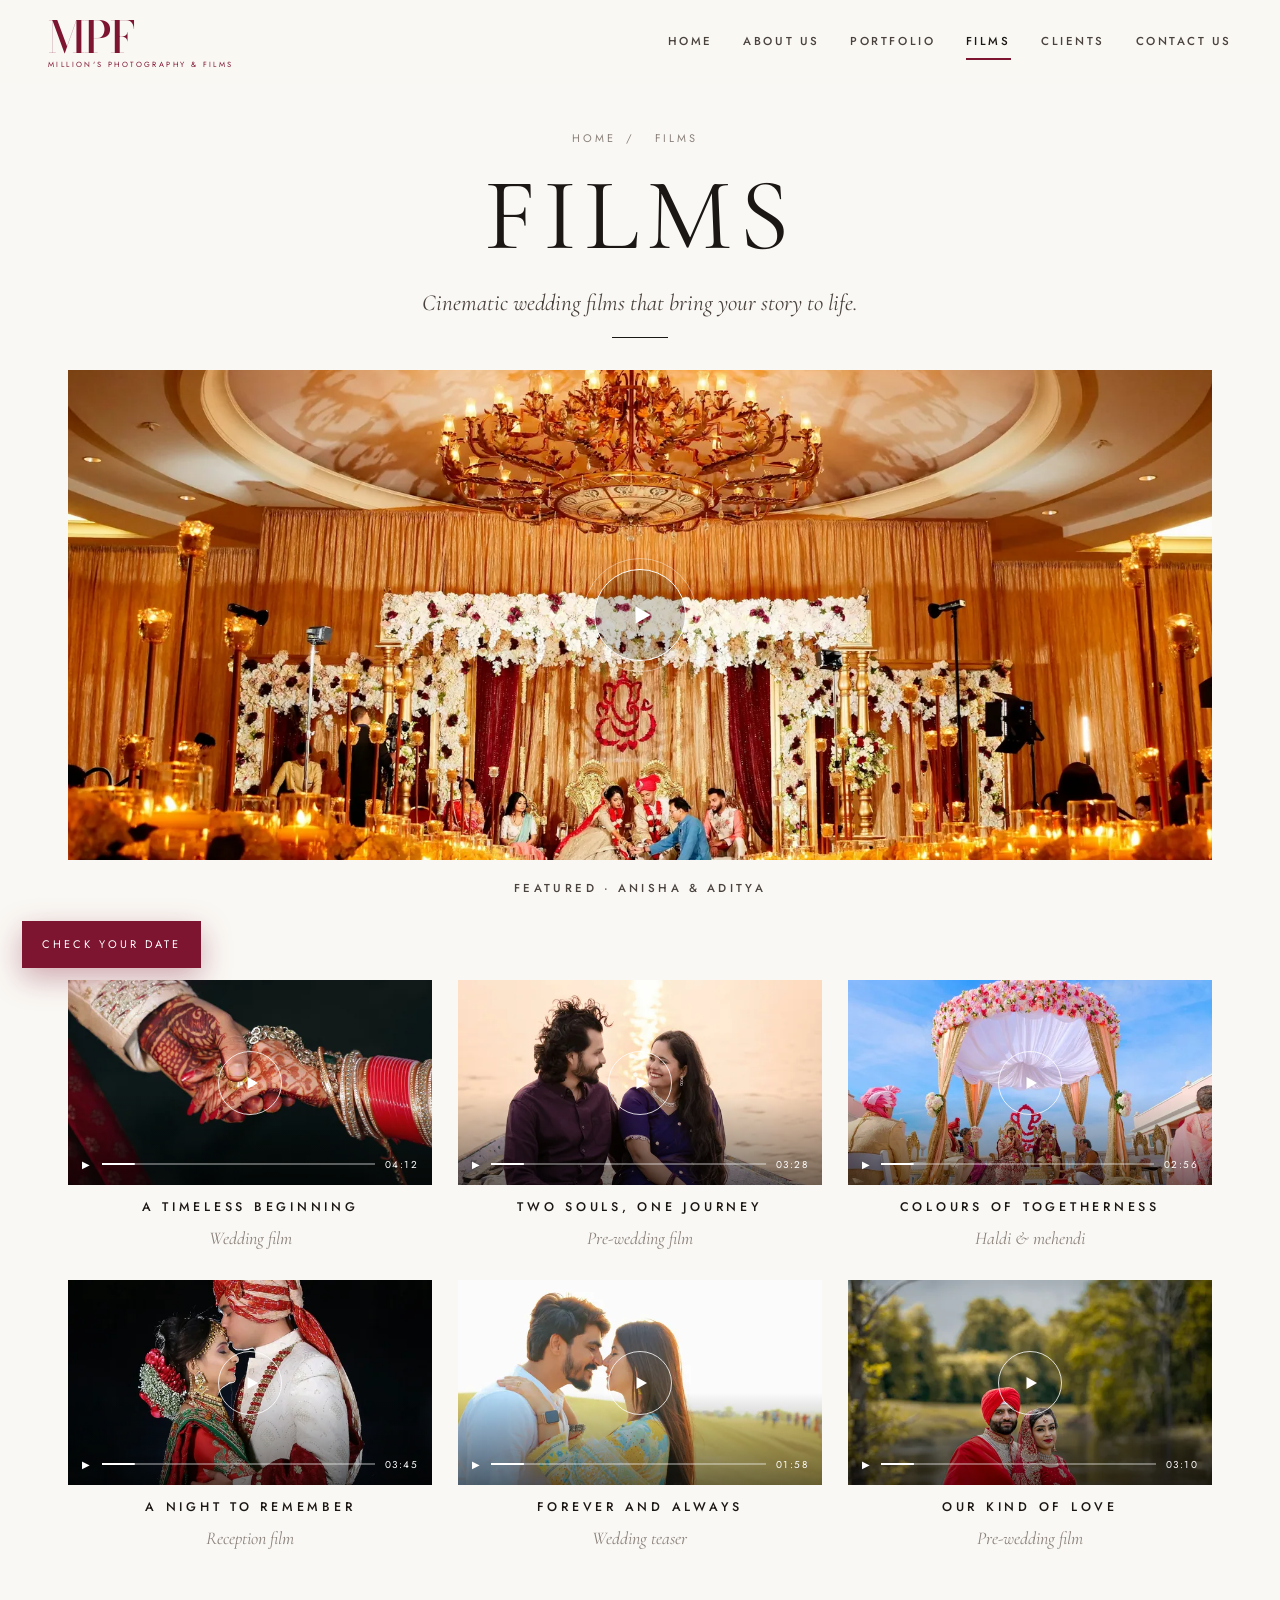
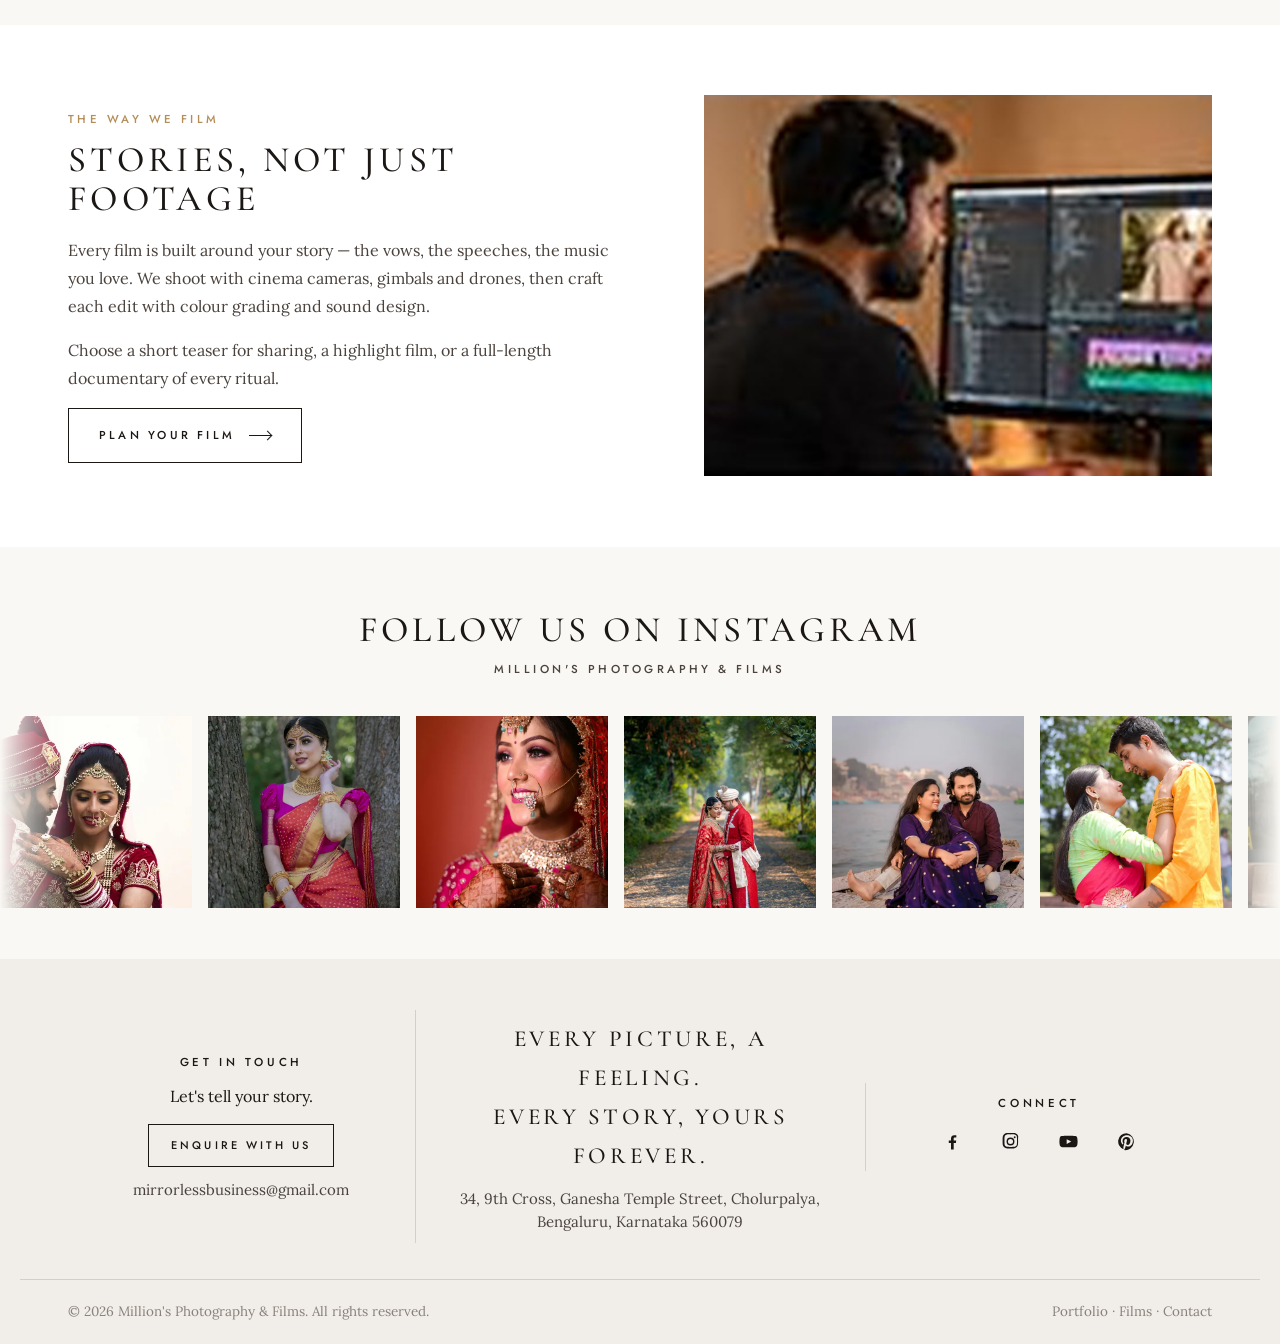
<file: films.html>
<!doctype html>
<html lang="en-IN">
<head>
<meta charset="utf-8">
<meta name="viewport" content="width=device-width, initial-scale=1, viewport-fit=cover">
<title>Films | Million&#x27;s Photography &amp; Films</title>
<meta name="description" content="Cinematic wedding films, teasers and pre-wedding films by Million&#x27;s Photography &amp; Films, Bengaluru.">
<link rel="canonical" href="https://www.millionsphotography.com/films.html">
<meta name="theme-color" content="#faf8f4">
<meta property="og:type" content="website"><meta property="og:site_name" content="Million&#x27;s Photography &amp; Films">
<meta property="og:title" content="Films | Million&#x27;s Photography &amp; Films"><meta property="og:description" content="Cinematic wedding films, teasers and pre-wedding films by Million&#x27;s Photography &amp; Films, Bengaluru.">
<meta property="og:image" content="https://www.millionsphotography.com/assets/img/film-banner.jpg"><meta name="twitter:card" content="summary_large_image">
<link rel="icon" href="assets/favicon.svg" type="image/svg+xml"><link rel="manifest" href="site.webmanifest">
<link rel="preconnect" href="https://fonts.googleapis.com"><link rel="preconnect" href="https://fonts.gstatic.com" crossorigin>
<link href="https://fonts.googleapis.com/css2?family=Bodoni+Moda:opsz,wght@6..96,500&family=Cormorant+Garamond:ital,wght@0,400;0,500;0,600;1,400;1,500&family=Jost:wght@400;500&family=Lora:ital,wght@0,400;0,500;1,400&display=swap" rel="stylesheet">
<link rel="stylesheet" href="assets/css/site.css">
<script>try{if(sessionStorage.getItem('mpf-seen'))document.documentElement.classList.add('no-loader')}catch(e){}</script>
<script type="application/ld+json">{"@context": "https://schema.org", "@type": "ProfessionalService", "name": "Million's Photography & Films", "alternateName": "MPF", "image": "https://www.millionsphotography.com/assets/img/hero-palace.jpg", "url": "https://www.millionsphotography.com", "email": "mirrorlessbusiness@gmail.com", "address": {"@type": "PostalAddress", "streetAddress": "34, 9th Cross, Ganesha Temple Street, Cholurpalya", "addressLocality": "Bengaluru", "addressRegion": "Karnataka", "postalCode": "560079", "addressCountry": "IN"}, "areaServed": ["Bengaluru", "Karnataka", "India"], "priceRange": "₹₹₹", "knowsAbout": ["Wedding photography", "Candid photography", "Wedding cinematography", "Pre-wedding shoots", "Drone shoots"], "hasMap": "https://www.google.com/maps/search/?api=1&query=Million's+Photography,+34+9th+Cross,+Cholurpalya,+Bengaluru"}</script>
</head>
<body data-page="films">
<a class="skip" href="#main">Skip to content</a>
<div class="loader" aria-hidden="true"><div class="mono"><span>M</span><span>P</span><span>F</span></div><div class="cap">Photography &amp; Films</div><div class="bar"><i></i></div></div>
<div class="veil" aria-hidden="true"></div>
<header class="hdr"><div class="wrap">
  <a class="logo" href="index.html" aria-label="Million&#x27;s Photography &amp; Films — home"><b>MPF</b><small>MILLION'S PHOTOGRAPHY &amp; FILMS</small></a>
  <nav class="nav" aria-label="Primary"><a href="index.html">Home</a><a href="about.html">About Us</a><a href="portfolio.html">Portfolio</a><a href="films.html" aria-current="page">Films</a><a href="clients.html">Clients</a><a href="contact.html">Contact Us</a></nav>
  <button class="burger" aria-label="Menu" aria-expanded="false" aria-controls="mnav"><i></i><i></i><i></i></button>
</div></header>
<div class="mnav" id="mnav" aria-hidden="true"><a class="big" href="index.html"><em>01</em>Home</a><a class="big" href="about.html"><em>02</em>About Us</a><a class="big" href="portfolio.html"><em>03</em>Portfolio</a><a class="big" href="films.html" aria-current="page"><em>04</em>Films</a><a class="big" href="clients.html"><em>05</em>Clients</a><a class="big" href="contact.html"><em>06</em>Contact Us</a><div class="mcta"><a class="btn solid sm" href="contact.html">Enquire now <span class="arr"></span></a></div><p class="meta">34, 9th Cross, Ganesha Temple Street, Cholurpalya, Bengaluru, Karnataka 560079<br><a data-email href="#"></a></p><div class="social"><a data-social="facebook" href="#" target="_blank" rel="noopener" aria-label="Facebook"><svg viewBox="0 0 24 24"><path d="M13.5 22v-8.2h2.8l.4-3.2h-3.2V8.5c0-.9.3-1.6 1.6-1.6h1.7V4.1c-.3 0-1.3-.1-2.5-.1-2.5 0-4.2 1.5-4.2 4.3v2.4H7.3v3.2h2.8V22h3.4z"/></svg></a><a data-social="instagram" href="#" target="_blank" rel="noopener" aria-label="Instagram"><svg viewBox="0 0 24 24"><path d="M12 7a5 5 0 100 10 5 5 0 000-10zm0 8.2a3.2 3.2 0 110-6.4 3.2 3.2 0 010 6.4zM17.3 5.5a1.2 1.2 0 100 2.4 1.2 1.2 0 000-2.4zM21.9 7.1c-.1-1.6-.4-3-1.6-4.2S17.5 1.4 15.9 1.3C14.3 1.2 9.7 1.2 8.1 1.3 6.5 1.4 5.1 1.7 3.9 2.9S2.2 5.5 2.1 7.1C2 8.7 2 13.3 2.1 14.9c.1 1.6.4 3 1.6 4.2s2.6 1.5 4.2 1.6c1.6.1 6.2.1 7.8 0 1.6-.1 3-.4 4.2-1.6s1.5-2.6 1.6-4.2c.1-1.6.1-6.2 0-7.8zm-2.1 9.5a3.2 3.2 0 01-1.8 1.8c-1.3.5-4.3.4-5.7.4s-4.4.1-5.7-.4a3.2 3.2 0 01-1.8-1.8c-.5-1.3-.4-4.3-.4-5.7s-.1-4.4.4-5.7A3.2 3.2 0 016.6 3.4c1.3-.5 4.3-.4 5.7-.4s4.4-.1 5.7.4a3.2 3.2 0 011.8 1.8c.5 1.3.4 4.3.4 5.7s.1 4.4-.4 5.7z"/></svg></a><a data-social="youtube" href="#" target="_blank" rel="noopener" aria-label="Youtube"><svg viewBox="0 0 24 24"><path d="M23 7.2a3 3 0 00-2.1-2.1C19 4.6 12 4.6 12 4.6s-7 0-8.9.5A3 3 0 001 7.2 31 31 0 00.5 12a31 31 0 00.5 4.8 3 3 0 002.1 2.1c1.9.5 8.9.5 8.9.5s7 0 8.9-.5a3 3 0 002.1-2.1 31 31 0 00.5-4.8 31 31 0 00-.5-4.8zM9.7 15V9l5.8 3-5.8 3z"/></svg></a><a data-social="pinterest" href="#" target="_blank" rel="noopener" aria-label="Pinterest"><svg viewBox="0 0 24 24"><path d="M12 1.5a10.5 10.5 0 00-3.8 20.3c-.1-.9-.2-2.2 0-3.2l1.3-5.5s-.3-.7-.3-1.6c0-1.5.9-2.7 2-2.7.9 0 1.4.7 1.4 1.6 0 1-.6 2.4-.9 3.8-.3 1.1.6 2.1 1.7 2.1 2 0 3.6-2.2 3.6-5.3 0-2.8-2-4.7-4.8-4.7a5 5 0 00-5.2 5c0 1 .4 2 .9 2.6.1.1.1.2.1.3l-.3 1.4c-.1.2-.2.3-.4.2-1.5-.7-2.4-2.9-2.4-4.6 0-3.7 2.7-7.2 7.9-7.2 4.1 0 7.3 2.9 7.3 6.9 0 4.1-2.6 7.4-6.2 7.4-1.2 0-2.3-.6-2.7-1.4l-.7 2.8c-.3 1-1 2.3-1.5 3.1A10.5 10.5 0 1012 1.5z"/></svg></a></div></div>
<main id="main">

<header class="phead"><nav class="crumbs" aria-label="Breadcrumb"><a href="index.html">Home</a><span>/</span><span aria-current="page">Films</span></nav><h1 class="h-display h-xl split-h">Films</h1><p class="sub" data-reveal style="--d:.3s">Cinematic wedding films that bring your story to life.</p><div class="rule" data-reveal style="--d:.5s"></div></header>
<section class="wrap"><div class="story-film" role="button" tabindex="0" data-film="anisha-aditya" data-title="Anisha &amp; Aditya — The Wedding Film" data-poster="assets/img/film-banner.jpg" data-cursor="Play"><img src="assets/img/film-banner.jpg" alt="Grand wedding mandap in a ballroom — featured wedding film" width="1600" height="1067" fetchpriority="high" srcset="assets/img/film-banner-800.webp 800w, assets/img/film-banner-1600.webp 1600w, assets/img/film-banner-2400.webp 2400w" sizes="100vw" data-full="assets/img/film-banner-2400.webp" ><span class="play"><svg viewBox="0 0 24 24"><path d="M6 4l14 8-14 8z"/></svg></span></div>
<p class="center eyebrow" style="margin-top:18px">Featured · Anisha &amp; Aditya</p></section>
<section class="sec"><div class="wrap">
  <div class="films" data-stagger data-region="films"><div class="film" role="button" tabindex="0" data-film="a-timeless-beginning" data-title="A Timeless Beginning" data-poster="assets/img/film-1.jpg" data-cursor="Play">
<div class="thumb"><img src="assets/img/film-1.jpg" alt="A Timeless Beginning — wedding film still" width="1200" height="675" loading="lazy" decoding="async" srcset="assets/img/film-1-600.webp 600w, assets/img/film-1-1200.webp 1200w, assets/img/film-1-1800.webp 1800w" sizes="(max-width:720px) 80vw, 33vw" data-full="assets/img/film-1-1800.webp" ><span class="play"><svg viewBox="0 0 24 24"><path d="M6 4l14 8-14 8z"/></svg></span><span class="bar">▶<i></i>04:12</span></div>
<h3>A Timeless Beginning</h3><p>Wedding film</p></div><div class="film" role="button" tabindex="0" data-film="two-souls-one-journey" data-title="Two Souls, One Journey" data-poster="assets/img/film-2.jpg" data-cursor="Play">
<div class="thumb"><img src="assets/img/film-2.jpg" alt="Two Souls, One Journey — wedding film still" width="1200" height="675" loading="lazy" decoding="async" srcset="assets/img/film-2-600.webp 600w, assets/img/film-2-1200.webp 1200w, assets/img/film-2-1800.webp 1800w" sizes="(max-width:720px) 80vw, 33vw" data-full="assets/img/film-2-1800.webp" ><span class="play"><svg viewBox="0 0 24 24"><path d="M6 4l14 8-14 8z"/></svg></span><span class="bar">▶<i></i>03:28</span></div>
<h3>Two Souls, One Journey</h3><p>Pre-wedding film</p></div><div class="film" role="button" tabindex="0" data-film="colours-of-togetherness" data-title="Colours of Togetherness" data-poster="assets/img/film-3.jpg" data-cursor="Play">
<div class="thumb"><img src="assets/img/film-3.jpg" alt="Colours of Togetherness — wedding film still" width="1200" height="675" loading="lazy" decoding="async" srcset="assets/img/film-3-600.webp 600w, assets/img/film-3-1200.webp 1200w, assets/img/film-3-1800.webp 1800w" sizes="(max-width:720px) 80vw, 33vw" data-full="assets/img/film-3-1800.webp" ><span class="play"><svg viewBox="0 0 24 24"><path d="M6 4l14 8-14 8z"/></svg></span><span class="bar">▶<i></i>02:56</span></div>
<h3>Colours of Togetherness</h3><p>Haldi & mehendi</p></div><div class="film" role="button" tabindex="0" data-film="a-night-to-remember" data-title="A Night to Remember" data-poster="assets/img/film-4.jpg" data-cursor="Play">
<div class="thumb"><img src="assets/img/film-4.jpg" alt="A Night to Remember — wedding film still" width="1200" height="675" loading="lazy" decoding="async" srcset="assets/img/film-4-600.webp 600w, assets/img/film-4-1200.webp 1200w, assets/img/film-4-1800.webp 1800w" sizes="(max-width:720px) 80vw, 33vw" data-full="assets/img/film-4-1800.webp" ><span class="play"><svg viewBox="0 0 24 24"><path d="M6 4l14 8-14 8z"/></svg></span><span class="bar">▶<i></i>03:45</span></div>
<h3>A Night to Remember</h3><p>Reception film</p></div><div class="film" role="button" tabindex="0" data-film="forever-and-always" data-title="Forever and Always" data-poster="assets/img/film-5.jpg" data-cursor="Play">
<div class="thumb"><img src="assets/img/film-5.jpg" alt="Forever and Always — wedding film still" width="1200" height="675" loading="lazy" decoding="async" srcset="assets/img/film-5-600.webp 600w, assets/img/film-5-1200.webp 1200w, assets/img/film-5-1800.webp 1800w" sizes="(max-width:720px) 80vw, 33vw" data-full="assets/img/film-5-1800.webp" ><span class="play"><svg viewBox="0 0 24 24"><path d="M6 4l14 8-14 8z"/></svg></span><span class="bar">▶<i></i>01:58</span></div>
<h3>Forever and Always</h3><p>Wedding teaser</p></div><div class="film" role="button" tabindex="0" data-film="our-kind-of-love" data-title="Our Kind of Love" data-poster="assets/img/film-6.jpg" data-cursor="Play">
<div class="thumb"><img src="assets/img/film-6.jpg" alt="Our Kind of Love — wedding film still" width="1200" height="675" loading="lazy" decoding="async" srcset="assets/img/film-6-600.webp 600w, assets/img/film-6-1200.webp 1200w, assets/img/film-6-1800.webp 1800w" sizes="(max-width:720px) 80vw, 33vw" data-full="assets/img/film-6-1800.webp" ><span class="play"><svg viewBox="0 0 24 24"><path d="M6 4l14 8-14 8z"/></svg></span><span class="bar">▶<i></i>03:10</span></div>
<h3>Our Kind of Love</h3><p>Pre-wedding film</p></div></div><p class="swipe-hint">Swipe</p>
</div></section>
<section class="sec" style="background:var(--paper)"><div class="wrap split">
  <div class="body" data-reveal><p class="eyebrow gold">The way we film</p><h2 class="h-display h-sm" style="margin:12px 0 18px">Stories, not just footage</h2>
  <p>Every film is built around your story — the vows, the speeches, the music you love. We shoot with cinema cameras, gimbals and drones, then craft each edit with colour grading and sound design.</p>
  <p>Choose a short teaser for sharing, a highlight film, or a full-length documentary of every ritual.</p>
  <a class="btn" href="contact.html">Plan your film <span class="arr"></span></a></div>
  <div class="media mask"><img src="assets/img/team-3.jpg" alt="Editor grading a wedding film" width="664" height="324" loading="lazy" decoding="async" ></div>
</div></section>

</main>
<section class="ig" aria-labelledby="ig-h">
  <div class="sec-head" style="margin-bottom:36px"><h2 class="h-display h-sm" id="ig-h">Follow us on Instagram</h2><p class="eyebrow" style="margin-top:10px">Million's Photography &amp; Films</p></div>
  <div class="marq"><div class="track"><a data-social="instagram" href="#" target="_blank" rel="noopener" data-cursor="Follow"><img src="assets/img/client-3.jpg" alt="Instagram post" width="1200" height="744" loading="lazy" decoding="async" srcset="assets/img/client-3-600.webp 600w, assets/img/client-3-1200.webp 1200w, assets/img/client-3-1800.webp 1800w" sizes="220px" data-full="assets/img/client-3-1800.webp" ></a><a data-social="instagram" href="#" target="_blank" rel="noopener" data-cursor="Follow"><img src="assets/img/g02.jpg" alt="Instagram post" width="1200" height="1800" loading="lazy" decoding="async" srcset="assets/img/g02-600.webp 600w, assets/img/g02-1200.webp 1200w, assets/img/g02-1800.webp 1800w" sizes="220px" data-full="assets/img/g02-1800.webp" ></a><a data-social="instagram" href="#" target="_blank" rel="noopener" data-cursor="Follow"><img src="assets/img/g12.jpg" alt="Instagram post" width="1200" height="1804" loading="lazy" decoding="async" srcset="assets/img/g12-600.webp 600w, assets/img/g12-1200.webp 1200w, assets/img/g12-1800.webp 1800w" sizes="220px" data-full="assets/img/g12-1800.webp" ></a><a data-social="instagram" href="#" target="_blank" rel="noopener" data-cursor="Follow"><img src="assets/img/client-2.jpg" alt="Instagram post" width="1200" height="1800" loading="lazy" decoding="async" srcset="assets/img/client-2-600.webp 600w, assets/img/client-2-1200.webp 1200w, assets/img/client-2-1800.webp 1800w" sizes="220px" data-full="assets/img/client-2-1800.webp" ></a><a data-social="instagram" href="#" target="_blank" rel="noopener" data-cursor="Follow"><img src="assets/img/client-6.jpg" alt="Instagram post" width="1200" height="1600" loading="lazy" decoding="async" srcset="assets/img/client-6-600.webp 600w, assets/img/client-6-1200.webp 1200w, assets/img/client-6-1800.webp 1800w" sizes="220px" data-full="assets/img/client-6-1800.webp" ></a><a data-social="instagram" href="#" target="_blank" rel="noopener" data-cursor="Follow"><img src="assets/img/g05.jpg" alt="Instagram post" width="1200" height="1800" loading="lazy" decoding="async" srcset="assets/img/g05-600.webp 600w, assets/img/g05-1200.webp 1200w, assets/img/g05-1800.webp 1800w" sizes="220px" data-full="assets/img/g05-1800.webp" ></a><a data-social="instagram" href="#" target="_blank" rel="noopener" data-cursor="Follow"><img src="assets/img/contact-portrait.jpg" alt="Instagram post" width="1200" height="1800" loading="lazy" decoding="async" srcset="assets/img/contact-portrait-600.webp 600w, assets/img/contact-portrait-1200.webp 1200w, assets/img/contact-portrait-1800.webp 1800w" sizes="220px" data-full="assets/img/contact-portrait-1800.webp" ></a><a data-social="instagram" href="#" target="_blank" rel="noopener" data-cursor="Follow"><img src="assets/img/client-1.jpg" alt="Instagram post" width="1200" height="1800" loading="lazy" decoding="async" srcset="assets/img/client-1-600.webp 600w, assets/img/client-1-1200.webp 1200w, assets/img/client-1-1800.webp 1800w" sizes="220px" data-full="assets/img/client-1-1800.webp" ></a><a data-social="instagram" href="#" target="_blank" rel="noopener" data-cursor="Follow"><img src="assets/img/g09.jpg" alt="Instagram post" width="1200" height="1800" loading="lazy" decoding="async" srcset="assets/img/g09-600.webp 600w, assets/img/g09-1200.webp 1200w, assets/img/g09-1800.webp 1800w" sizes="220px" data-full="assets/img/g09-1800.webp" ></a><a data-social="instagram" href="#" target="_blank" rel="noopener" data-cursor="Follow"><img src="assets/img/client-4.jpg" alt="Instagram post" width="1200" height="1200" loading="lazy" decoding="async" srcset="assets/img/client-4-600.webp 600w, assets/img/client-4-1200.webp 1200w, assets/img/client-4-1800.webp 1800w" sizes="220px" data-full="assets/img/client-4-1800.webp" ></a><a data-social="instagram" href="#" target="_blank" rel="noopener" data-cursor="Follow"><img src="assets/img/g08.jpg" alt="Instagram post" width="1200" height="1800" loading="lazy" decoding="async" srcset="assets/img/g08-600.webp 600w, assets/img/g08-1200.webp 1200w, assets/img/g08-1800.webp 1800w" sizes="220px" data-full="assets/img/g08-1800.webp" ></a><a data-social="instagram" href="#" target="_blank" rel="noopener" data-cursor="Follow"><img src="assets/img/intro-kiss.jpg" alt="Instagram post" width="1200" height="1800" loading="lazy" decoding="async" srcset="assets/img/intro-kiss-600.webp 600w, assets/img/intro-kiss-1200.webp 1200w, assets/img/intro-kiss-1800.webp 1800w" sizes="220px" data-full="assets/img/intro-kiss-1800.webp" ></a></div></div>
</section>
<footer class="ftr">
  <div class="wrap cols">
    <div class="col"><h4 data-bind="footer.cta_title">Get in touch</h4><p style="margin:0" data-bind="footer.cta_text">Let's tell your story.</p><a class="btn sm" href="contact.html">Enquire with us</a><p class="addr"><a data-email href="#"></a></p></div>
    <div class="col"><p class="tag" data-bind="footer.tagline">Every picture, a feeling.<br>Every story, yours forever.</p><p class="addr" data-bind="contact.address">34, 9th Cross, Ganesha Temple Street, Cholurpalya, Bengaluru, Karnataka 560079</p></div>
    <div class="col"><h4>Connect</h4><div class="social"><a data-social="facebook" href="#" target="_blank" rel="noopener" aria-label="Facebook"><svg viewBox="0 0 24 24"><path d="M13.5 22v-8.2h2.8l.4-3.2h-3.2V8.5c0-.9.3-1.6 1.6-1.6h1.7V4.1c-.3 0-1.3-.1-2.5-.1-2.5 0-4.2 1.5-4.2 4.3v2.4H7.3v3.2h2.8V22h3.4z"/></svg></a><a data-social="instagram" href="#" target="_blank" rel="noopener" aria-label="Instagram"><svg viewBox="0 0 24 24"><path d="M12 7a5 5 0 100 10 5 5 0 000-10zm0 8.2a3.2 3.2 0 110-6.4 3.2 3.2 0 010 6.4zM17.3 5.5a1.2 1.2 0 100 2.4 1.2 1.2 0 000-2.4zM21.9 7.1c-.1-1.6-.4-3-1.6-4.2S17.5 1.4 15.9 1.3C14.3 1.2 9.7 1.2 8.1 1.3 6.5 1.4 5.1 1.7 3.9 2.9S2.2 5.5 2.1 7.1C2 8.7 2 13.3 2.1 14.9c.1 1.6.4 3 1.6 4.2s2.6 1.5 4.2 1.6c1.6.1 6.2.1 7.8 0 1.6-.1 3-.4 4.2-1.6s1.5-2.6 1.6-4.2c.1-1.6.1-6.2 0-7.8zm-2.1 9.5a3.2 3.2 0 01-1.8 1.8c-1.3.5-4.3.4-5.7.4s-4.4.1-5.7-.4a3.2 3.2 0 01-1.8-1.8c-.5-1.3-.4-4.3-.4-5.7s-.1-4.4.4-5.7A3.2 3.2 0 016.6 3.4c1.3-.5 4.3-.4 5.7-.4s4.4-.1 5.7.4a3.2 3.2 0 011.8 1.8c.5 1.3.4 4.3.4 5.7s.1 4.4-.4 5.7z"/></svg></a><a data-social="youtube" href="#" target="_blank" rel="noopener" aria-label="Youtube"><svg viewBox="0 0 24 24"><path d="M23 7.2a3 3 0 00-2.1-2.1C19 4.6 12 4.6 12 4.6s-7 0-8.9.5A3 3 0 001 7.2 31 31 0 00.5 12a31 31 0 00.5 4.8 3 3 0 002.1 2.1c1.9.5 8.9.5 8.9.5s7 0 8.9-.5a3 3 0 002.1-2.1 31 31 0 00.5-4.8 31 31 0 00-.5-4.8zM9.7 15V9l5.8 3-5.8 3z"/></svg></a><a data-social="pinterest" href="#" target="_blank" rel="noopener" aria-label="Pinterest"><svg viewBox="0 0 24 24"><path d="M12 1.5a10.5 10.5 0 00-3.8 20.3c-.1-.9-.2-2.2 0-3.2l1.3-5.5s-.3-.7-.3-1.6c0-1.5.9-2.7 2-2.7.9 0 1.4.7 1.4 1.6 0 1-.6 2.4-.9 3.8-.3 1.1.6 2.1 1.7 2.1 2 0 3.6-2.2 3.6-5.3 0-2.8-2-4.7-4.8-4.7a5 5 0 00-5.2 5c0 1 .4 2 .9 2.6.1.1.1.2.1.3l-.3 1.4c-.1.2-.2.3-.4.2-1.5-.7-2.4-2.9-2.4-4.6 0-3.7 2.7-7.2 7.9-7.2 4.1 0 7.3 2.9 7.3 6.9 0 4.1-2.6 7.4-6.2 7.4-1.2 0-2.3-.6-2.7-1.4l-.7 2.8c-.3 1-1 2.3-1.5 3.1A10.5 10.5 0 1012 1.5z"/></svg></a></div></div>
  </div>
  <div class="copy"><span>© <span data-year>2026</span> <span data-bind="footer.copyright">Million&#x27;s Photography &amp; Films. All rights reserved.</span></span><span data-bind="footer.links"><a href="portfolio.html">Portfolio</a> · <a href="films.html">Films</a> · <a href="contact.html">Contact</a></span></div>
</footer>
<a class="enq" href="contact.html">Check your date</a>
<nav class="mbar" aria-label="Quick actions"><a data-email href="#"><svg viewBox="0 0 24 24"><rect x="3" y="5" width="18" height="14" rx="1"/><path d="M3 7l9 6 9-6"/></svg>Email</a><a class="pri" href="contact.html"><svg viewBox="0 0 24 24"><rect x="3" y="5" width="18" height="16" rx="1"/><path d="M3 10h18M8 3v4M16 3v4"/></svg>Check date</a></nav>
<button class="totop" aria-label="Back to top"><svg class="ring" viewBox="0 0 52 52"><circle cx="26" cy="26" r="24"/></svg><i class="ar"></i></button>
<div class="lb modal" id="film-modal" role="dialog" aria-modal="true" aria-label="Film player" aria-hidden="true">
<div class="top"><span class="t">FILM</span><button class="x" aria-label="Close"></button></div>
<div class="stage"><div class="player"></div></div><div></div></div>
<script src="assets/js/config.js"></script>
<script type="module" src="assets/js/content.js"></script>
<script src="assets/js/site.js" defer></script>
</body>
</html>
</file>
<file: assets/css/site.css>
/* Million's Photography & Films — site styles */
:root{
  --ivory:#faf8f4; --paper:#fff; --mist:#f1eeea; --ink:#1b1715; --ink-2:#4a423d; --mute:#8a817a;
  --maroon:#7d1430; --maroon-2:#5e0e23; --gold:#b48d57; --line:rgba(27,23,21,.14);
  --f-display:"Jost","Helvetica Neue",sans-serif; --f-head:"Cormorant Garamond","Cormorant",Georgia,serif; --f-serif:"Lora",Georgia,serif; --f-logo:"Bodoni Moda","Didot",serif;
  --ease:cubic-bezier(.22,.8,.18,1); --ease-io:cubic-bezier(.76,0,.24,1);
  --wrap:1240px; --gut:clamp(18px,4vw,48px); --hdr:84px;
}
*,*::before,*::after{box-sizing:border-box}
html{-webkit-text-size-adjust:100%;scroll-behavior:smooth}
body{margin:0;background:var(--ivory);color:var(--ink);font-family:var(--f-serif);font-size:clamp(16px,1.02vw,17.5px);line-height:1.75;overflow-x:hidden;-webkit-font-smoothing:antialiased}
img{display:block;max-width:100%;height:auto}
a{color:inherit;text-decoration:none}
button{font:inherit;color:inherit;background:none;border:0;cursor:pointer;padding:0}
::selection{background:var(--maroon);color:#fff}
.wrap{max-width:var(--wrap);margin:0 auto;padding:0 var(--gut)}
.sr-only{position:absolute!important;width:1px;height:1px;overflow:hidden;clip:rect(0 0 0 0)}
.skip{position:fixed;left:12px;top:-60px;z-index:999;background:var(--ink);color:#fff;padding:10px 16px;font-family:var(--f-display);letter-spacing:.15em;font-size:12px}
.skip:focus{top:12px}
:focus-visible{outline:2px solid var(--maroon);outline-offset:3px}

/* type */
.eyebrow{font-family:var(--f-display);font-weight:500;font-size:11.5px;letter-spacing:.3em;text-transform:uppercase;color:var(--ink-2)}
.eyebrow.gold{color:var(--gold)}
.h-display{font-family:var(--f-head);font-weight:500;text-transform:uppercase;letter-spacing:.1em;line-height:1.08;margin:0;font-size:clamp(36px,5.2vw,68px)}
.h-xl{font-size:clamp(46px,8vw,112px);letter-spacing:.07em;font-weight:400}
.h-sm{font-size:clamp(26px,2.8vw,38px);letter-spacing:.12em;font-weight:500}
.lede{font-family:var(--f-head);font-size:clamp(26px,2.4vw,34px);line-height:1.25;font-weight:500;margin:.4em 0 .6em}
.rule{width:56px;height:1px;background:var(--ink);margin:18px auto 0;transform-origin:center}
.rule.left{margin-left:0}
.center{text-align:center}
.muted{color:var(--mute)}
.sec{padding:clamp(72px,10vw,140px) 0}
.sec-tight{padding:clamp(48px,7vw,96px) 0}
.sec-head{text-align:center;max-width:720px;margin:0 auto clamp(36px,5vw,64px)}
.sec-head p{margin:14px auto 0;color:var(--ink-2);max-width:560px}

/* buttons */
.btn{--c:var(--ink);display:inline-flex;align-items:center;gap:14px;padding:16px 30px;border:1px solid var(--c);color:var(--c);font-family:var(--f-display);font-weight:500;font-size:11.5px;letter-spacing:.28em;text-transform:uppercase;position:relative;overflow:hidden;isolation:isolate;transition:color .5s var(--ease)}
.btn::before{content:"";position:absolute;inset:0;background:var(--c);transform:scaleY(0);transform-origin:bottom;transition:transform .55s var(--ease);z-index:-1}
.btn:hover{color:var(--ivory)}
.btn:hover::before{transform:scaleY(1)}
.btn.light{--c:#fff}
.btn.light:hover{color:var(--ink)}
.btn.solid{background:var(--ink);color:#fff}
.btn.solid::before{background:var(--maroon)}
.btn .arr{width:22px;height:1px;background:currentColor;position:relative;transition:width .4s var(--ease)}
.btn .arr::after{content:"";position:absolute;right:0;top:-3px;width:7px;height:7px;border-top:1px solid currentColor;border-right:1px solid currentColor;transform:rotate(45deg)}
.btn:hover .arr{width:34px}
.link-u{position:relative;font-family:var(--f-display);font-size:12px;letter-spacing:.28em;text-transform:uppercase}
.link-u::after{content:"";position:absolute;left:0;right:0;bottom:-6px;height:1px;background:currentColor;transform:scaleX(.35);transform-origin:left;transition:transform .5s var(--ease)}
.link-u:hover::after{transform:scaleX(1)}

/* preloader */
.loader{position:fixed;inset:0;z-index:200;display:grid;place-items:center;background:var(--ivory);transition:transform 1s var(--ease-io) .1s}
.loader.done{transform:translateY(-100%)}
.loader .mono{font-weight:500;font-family:var(--f-logo);font-size:clamp(64px,10vw,120px);color:var(--maroon);letter-spacing:-.02em;display:flex;overflow:hidden}
.loader .mono span{display:inline-block;transform:translateY(110%);animation:rise .9s var(--ease) forwards}
.loader .mono span:nth-child(2){animation-delay:.08s}.loader .mono span:nth-child(3){animation-delay:.16s}
.loader .bar{position:absolute;bottom:18%;left:50%;width:160px;height:1px;background:var(--line);transform:translateX(-50%);overflow:hidden}
.loader .bar i{position:absolute;inset:0;background:var(--maroon);transform:scaleX(0);transform-origin:left;transition:transform .3s linear}
.loader .cap{position:absolute;bottom:calc(18% + 18px);font-family:var(--f-display);font-size:11px;letter-spacing:.4em;color:var(--mute);text-transform:uppercase}
@keyframes rise{to{transform:none}}
html.no-loader .loader{display:none}

/* page transition veil */
.veil{position:fixed;inset:0;z-index:190;background:var(--ink);transform:translateY(100%);pointer-events:none;visibility:hidden;transition:transform .7s var(--ease-io),visibility 0s .7s}
.veil.on{transform:none;visibility:visible;transition:transform .7s var(--ease-io)}

/* header */
.hdr{position:fixed;inset:0 0 auto;z-index:100;height:var(--hdr);background:rgba(250,248,244,.92);backdrop-filter:saturate(1.4) blur(14px);-webkit-backdrop-filter:saturate(1.4) blur(14px);border-bottom:1px solid transparent;transition:transform .5s var(--ease),height .4s var(--ease),border-color .4s,background .4s}
.hdr.scrolled{--hdr:66px;height:66px;border-color:var(--line)}
.hdr.hide{transform:translateY(-100%)}
.hdr .wrap{height:100%;display:flex;align-items:center;justify-content:space-between;max-width:1400px}
.logo{display:flex;flex-direction:column;align-items:flex-start;line-height:1;color:var(--maroon)}
.logo b{font-family:var(--f-logo);font-weight:500;font-size:44px;letter-spacing:-.03em;transition:font-size .4s var(--ease)}
.hdr.scrolled .logo b{font-size:34px}
.logo small{font-family:var(--f-display);font-size:7.5px;letter-spacing:.32em;color:var(--maroon);margin-top:2px;white-space:nowrap}
.nav{display:flex;gap:clamp(18px,2.4vw,40px)}
.nav a{font-family:var(--f-display);font-weight:500;font-size:11.5px;letter-spacing:.22em;text-transform:uppercase;position:relative;padding:8px 0;color:var(--ink-2);transition:color .3s}
.nav a::after{content:"";position:absolute;left:0;right:0;bottom:0;height:1.5px;background:var(--maroon);transform:scaleX(0);transition:transform .45s var(--ease)}
.nav a:hover{color:var(--ink)}
.nav a:hover::after,.nav a[aria-current]::after{transform:scaleX(1)}
.nav a[aria-current]{color:var(--ink)}
.burger{display:none;width:44px;height:44px;position:relative;z-index:120}
.burger i{position:absolute;left:10px;right:10px;height:1.5px;background:var(--ink);transition:transform .5s var(--ease),top .5s var(--ease),opacity .3s}
.burger i:nth-child(1){top:16px}.burger i:nth-child(2){top:22px}.burger i:nth-child(3){top:28px}
body.menu-open .burger i:nth-child(1){top:22px;transform:rotate(45deg)}
body.menu-open .burger i:nth-child(2){opacity:0}
body.menu-open .burger i:nth-child(3){top:22px;transform:rotate(-45deg)}
.mnav{position:fixed;inset:0;z-index:110;background:var(--ivory);display:flex;flex-direction:column;justify-content:center;padding:0 var(--gut);clip-path:circle(0 at calc(100% - 40px) 40px);transition:clip-path .9s var(--ease-io);visibility:hidden}
body.menu-open .mnav{clip-path:circle(150% at calc(100% - 40px) 40px);visibility:visible}
.mnav a.big{font-family:var(--f-head);font-weight:500;font-size:clamp(36px,9.5vw,58px);text-transform:uppercase;letter-spacing:.06em;line-height:1.25;display:flex;gap:16px;align-items:baseline;opacity:0;transform:translateY(30px);transition:opacity .6s, transform .8s var(--ease)}
.mnav a.big em{font-family:var(--f-serif);font-style:italic;font-size:15px;color:var(--gold);letter-spacing:0}
.mnav a.big[aria-current]{color:var(--maroon)}
body.menu-open .mnav a.big{opacity:1;transform:none}
.mnav .meta{margin-top:40px;font-size:15px;color:var(--ink-2)}
body.menu-open{overflow:hidden}

/* hero slider */
main{padding-top:var(--hdr)}
.hero{position:relative;height:calc(100svh - 84px);min-height:520px;max-height:960px;overflow:hidden;background:#120e0c;color:#fff}
.hero .slide{position:absolute;inset:0;opacity:0;transition:opacity 1.4s var(--ease);}
.hero .slide.on{opacity:1;z-index:1}
.hero .slide img{width:100%;height:100%;object-fit:cover;transform:scale(1.14);transition:transform 9s linear}
.hero .slide.on img{transform:scale(1.02)}
.hero::after{content:"";position:absolute;inset:0;z-index:2;background:linear-gradient(180deg,rgba(0,0,0,.18),rgba(0,0,0,0) 35%,rgba(0,0,0,.05) 55%,rgba(10,6,4,.62));pointer-events:none}
.hero .cap{position:absolute;z-index:3;left:0;right:0;bottom:clamp(64px,11vh,120px);text-align:center;padding:0 var(--gut)}
.hero .cap .eyebrow{color:rgba(255,255,255,.92);text-shadow:0 1px 14px rgba(0,0,0,.5)}
.hero .cap h1{font-family:var(--f-head);font-weight:400;text-transform:uppercase;letter-spacing:.12em;font-size:clamp(34px,6vw,86px);line-height:1.08;margin:.3em 0 .5em;text-shadow:0 2px 40px rgba(0,0,0,.35)}
.hero .cap h1 .ln{display:block;overflow:hidden}
.hero .cap h1 .ln>span{display:inline-block;transform:translateY(105%);transition:transform 1.2s var(--ease)}
.hero.ready .cap h1 .ln>span{transform:none}
.hero.ready .cap h1 .ln:nth-child(2)>span{transition-delay:.12s}
.hero .ctl{position:absolute;z-index:4;top:50%;transform:translateY(-50%);width:56px;height:56px;display:grid;place-items:center;color:#fff;opacity:.75;transition:opacity .3s}
.hero .ctl:hover{opacity:1}
.hero .ctl svg{width:26px;height:26px}
.hero .prev{left:clamp(8px,2vw,28px)}.hero .next{right:clamp(8px,2vw,28px)}
.hero .dots{position:absolute;z-index:4;bottom:28px;left:50%;transform:translateX(-50%);display:flex;gap:14px}
.hero .dots button{width:44px;height:2px;background:rgba(255,255,255,.35);position:relative;overflow:hidden}
.hero .dots button i{position:absolute;inset:0;background:#fff;transform:scaleX(0);transform-origin:left}
.hero .dots button.on i{animation:prog var(--dur,6.5s) linear forwards}
.hero.paused .dots button.on i{animation-play-state:paused}
@keyframes prog{to{transform:scaleX(1)}}
.hero .scroll-cue{position:absolute;z-index:4;right:clamp(16px,3vw,40px);bottom:28px;font-family:var(--f-display);font-size:10px;letter-spacing:.4em;writing-mode:vertical-rl;color:rgba(255,255,255,.8);display:flex;align-items:center;gap:12px}
.hero .scroll-cue::after{content:"";width:1px;height:48px;background:linear-gradient(#fff,transparent);animation:cue 2s var(--ease) infinite}
@keyframes cue{0%{transform:scaleY(0);transform-origin:top}50%{transform:scaleY(1);transform-origin:top}51%{transform-origin:bottom}100%{transform:scaleY(0);transform-origin:bottom}}

/* page hero (inner) */
.phead{text-align:center;padding:clamp(40px,6vw,72px) var(--gut) clamp(28px,4vw,48px)}
.crumbs{font-family:var(--f-display);font-size:11px;letter-spacing:.26em;text-transform:uppercase;color:var(--mute);margin-bottom:18px}
.crumbs a:hover{color:var(--maroon)}
.crumbs span{margin:0 10px}
.phead h1{margin:0}
.phead .sub{font-family:var(--f-head);font-style:italic;font-size:clamp(21px,1.8vw,26px);margin:12px 0 0;color:var(--ink-2)}
.pbanner{position:relative;height:clamp(300px,52vw,620px);overflow:hidden}
.pbanner img{position:absolute;inset:-8% 0;width:100%;height:116%;object-fit:cover;will-change:transform}

/* intro split */
.split{display:grid;grid-template-columns:1.1fr 1fr;gap:clamp(32px,6vw,96px);align-items:center}
.split.rev{grid-template-columns:1fr 1.1fr}
.split.rev .media{order:2}
.media{position:relative;overflow:hidden}
.media img{width:100%;height:100%;object-fit:cover;aspect-ratio:4/3}
.frame{position:relative}
.frame::before{content:"";position:absolute;inset:-14px 14px 14px -14px;border:1px solid var(--gold);z-index:-1;opacity:.7}
.vline{border-left:1px solid var(--line);padding-left:clamp(24px,4vw,56px)}
.body p{margin:0 0 1em;color:var(--ink-2)}

/* stats */
.stats{display:grid;grid-template-columns:repeat(4,1fr);border-top:1px solid var(--line);border-bottom:1px solid var(--line)}
.stat{padding:clamp(28px,4vw,48px) 16px;text-align:center;border-right:1px solid var(--line)}
.stat:last-child{border-right:0}
.stat b{display:block;font-family:var(--f-head);font-weight:500;font-size:clamp(40px,4.8vw,64px);letter-spacing:.04em;line-height:1;color:var(--maroon)}
.stat span{display:block;margin-top:12px;font-family:var(--f-display);font-weight:500;font-size:11.5px;letter-spacing:.28em;text-transform:uppercase;color:var(--ink-2)}

/* films */
.films{display:grid;grid-template-columns:repeat(3,1fr);gap:clamp(14px,2vw,26px)}
.film{display:block;text-align:center;cursor:pointer}
.film .thumb{position:relative;overflow:hidden;aspect-ratio:16/9;background:#000}
.film .thumb img{width:100%;height:100%;object-fit:cover;transition:transform 1.4s var(--ease),filter .8s}
.film:hover .thumb img{transform:scale(1.08);filter:brightness(.78)}
.film .thumb::after{content:"";position:absolute;inset:0;background:linear-gradient(transparent 55%,rgba(0,0,0,.55))}
.film .play{position:absolute;z-index:2;left:50%;top:50%;width:64px;height:64px;margin:-32px 0 0 -32px;border-radius:50%;border:1px solid rgba(255,255,255,.8);display:grid;place-items:center;transition:transform .6s var(--ease),background .4s}
.film .play svg{width:18px;height:18px;margin-left:3px;fill:#fff}
.film:hover .play{transform:scale(1.15);background:rgba(125,20,48,.85);border-color:transparent}
.film .bar{position:absolute;z-index:2;left:14px;right:14px;bottom:12px;display:flex;align-items:center;gap:10px;color:#fff;font-family:var(--f-display);font-size:10px;letter-spacing:.15em}
.film .bar i{flex:1;height:2px;background:rgba(255,255,255,.35);position:relative}
.film .bar i::after{content:"";position:absolute;inset:0;background:#fff;transform:scaleX(.12);transform-origin:left;transition:transform 2.2s var(--ease)}
.film:hover .bar i::after{transform:scaleX(.9)}
.film h3{font-family:var(--f-display);font-weight:500;font-size:12.5px;letter-spacing:.3em;text-transform:uppercase;margin:16px 0 0}
.film p{margin:4px 0 0;font-family:var(--f-head);font-size:18px;color:var(--mute);font-style:italic}

/* client cards */
.cards{display:grid;grid-template-columns:repeat(3,1fr);gap:clamp(14px,2vw,26px)}
.card{display:block;text-align:center}
.card .ph{position:relative;overflow:hidden;aspect-ratio:2/1.05}
.card .ph img{width:100%;height:100%;object-fit:cover;transition:transform 1.4s var(--ease)}
.card:hover .ph img{transform:scale(1.07)}
.card .ph .ov{position:absolute;inset:0;display:grid;place-items:center;background:rgba(27,10,14,.42);opacity:0;transition:opacity .6s var(--ease)}
.card .ph .ov span{color:#fff;font-family:var(--f-display);font-size:12px;letter-spacing:.32em;text-transform:uppercase;border:1px solid rgba(255,255,255,.7);padding:12px 22px;transform:translateY(12px);transition:transform .6s var(--ease)}
.card:hover .ov{opacity:1}
.card:hover .ov span{transform:none}
.card h3{font-family:var(--f-display);font-weight:500;font-size:12.5px;letter-spacing:.32em;text-transform:uppercase;margin:14px 0 0}
.card p{margin:4px 0 0;font-family:var(--f-head);font-size:19px;color:var(--ink-2);font-style:italic}

/* services */
.svc{display:grid;grid-template-columns:repeat(3,1fr);border-top:1px solid var(--line)}
.svc article{padding:clamp(28px,3.5vw,48px) clamp(18px,2.4vw,36px);border-bottom:1px solid var(--line);border-right:1px solid var(--line);position:relative;overflow:hidden;transition:background .6s var(--ease)}
.svc article:nth-child(3n){border-right:0}
.svc article:hover{background:var(--paper)}
.svc .n{font-family:var(--f-display);font-size:12px;letter-spacing:.2em;color:var(--gold)}
.svc h3{font-family:var(--f-head);font-weight:600;font-size:clamp(22px,2vw,27px);letter-spacing:.1em;text-transform:uppercase;margin:14px 0 10px}
.svc p{margin:0;color:var(--ink-2);font-size:17px}
.svc article::after{content:"";position:absolute;left:0;bottom:0;height:2px;width:100%;background:var(--maroon);transform:scaleX(0);transform-origin:left;transition:transform .7s var(--ease)}
.svc article:hover::after{transform:scaleX(1)}

/* banner cta */
.cta{position:relative;height:clamp(340px,42vw,520px);overflow:hidden;color:#fff;display:grid;place-items:center;text-align:center}
.cta img{position:absolute;inset:-12% 0;width:100%;height:124%;object-fit:cover;will-change:transform}
.cta::before{content:"";position:absolute;inset:0;z-index:1;background:radial-gradient(ellipse at center,rgba(20,10,6,.25),rgba(20,10,6,.6))}
.cta .in{position:relative;z-index:2;padding:0 var(--gut)}
.cta h2{font-family:var(--f-head);font-weight:400;font-size:clamp(30px,4vw,56px);letter-spacing:.14em;text-transform:uppercase;margin:0 0 30px}

/* marquee / instagram */
.ig{padding:clamp(64px,8vw,110px) 0 clamp(48px,6vw,80px)}
.marq{overflow:hidden;mask-image:linear-gradient(90deg,transparent,#000 6%,#000 94%,transparent);-webkit-mask-image:linear-gradient(90deg,transparent,#000 6%,#000 94%,transparent)}
.marq .track{display:flex;gap:16px;width:max-content;animation:marq 60s linear infinite}
.marq:hover .track{animation-play-state:paused}
.marq a{width:clamp(150px,15vw,220px);aspect-ratio:1;overflow:hidden;flex:none;position:relative}
.marq a img{width:100%;height:100%;object-fit:cover;transition:transform 1s var(--ease)}
.marq a::after{content:"";position:absolute;inset:0;background:rgba(125,20,48,.0);transition:background .4s}
.marq a:hover img{transform:scale(1.1)}
.marq a:hover::after{background:rgba(125,20,48,.35)}
@keyframes marq{to{transform:translateX(-50%)}}
.quote-band{display:flex;align-items:center;gap:clamp(16px,3vw,40px);justify-content:center;padding:clamp(40px,5vw,64px) var(--gut)}
.quote-band::before,.quote-band::after{content:"";flex:1;max-width:220px;height:1px;background:var(--line)}
.quote-band p{margin:0;font-family:var(--f-head);font-weight:500;font-style:italic;font-size:clamp(20px,2.4vw,30px);letter-spacing:.12em;text-transform:uppercase;text-align:center}

/* footer */
.ftr{background:var(--mist);padding:clamp(48px,6vw,72px) 0 0}
.ftr .cols{display:grid;grid-template-columns:1fr 1.3fr 1fr;align-items:center}
.ftr .col{text-align:center;padding:10px clamp(12px,3vw,40px)}
.ftr .col+.col{border-left:1px solid var(--line)}
.ftr h4{font-family:var(--f-display);font-weight:500;font-size:11.5px;letter-spacing:.32em;text-transform:uppercase;margin:0 0 10px}
.ftr .tag{font-family:var(--f-head);font-weight:500;font-size:clamp(18px,1.8vw,23px);letter-spacing:.16em;line-height:1.7;text-transform:uppercase;margin:0}
.ftr .addr{font-size:15px;color:var(--ink-2);line-height:1.5;margin:12px 0 0}
.social{display:flex;gap:20px;justify-content:center}
.social a{width:38px;height:38px;display:grid;place-items:center;border-radius:50%;transition:background .4s,color .4s,transform .4s var(--ease)}
.social a:hover{background:var(--maroon);color:#fff;transform:translateY(-3px)}
.social svg{width:19px;height:19px;fill:currentColor}
.ftr .copy{border-top:1px solid var(--line);margin-top:clamp(36px,5vw,56px);padding:20px var(--gut);display:flex;justify-content:space-between;gap:16px;flex-wrap:wrap;font-size:13.5px;color:var(--mute);max-width:var(--wrap);margin-left:auto;margin-right:auto}
.ftr .copy a:hover{color:var(--maroon)}
.btn.sm{padding:11px 22px;font-size:11px;margin-top:14px}

/* gallery + filters */
.tabs{display:flex;justify-content:center;gap:clamp(14px,3vw,44px);flex-wrap:wrap;margin:0 0 clamp(28px,4vw,44px)}
.tabs button{font-family:var(--f-display);font-size:12px;letter-spacing:.26em;text-transform:uppercase;padding:8px 0;position:relative;color:var(--mute);transition:color .3s}
.tabs button::after{content:"";position:absolute;left:0;right:0;bottom:0;height:1.5px;background:var(--maroon);transform:scaleX(0);transition:transform .45s var(--ease)}
.tabs button[aria-selected=true]{color:var(--ink)}
.tabs button[aria-selected=true]::after,.tabs button:hover::after{transform:scaleX(1)}
.tabs sup{font-size:9px;margin-left:4px;color:var(--gold)}
.masonry{columns:3;column-gap:clamp(10px,1.4vw,18px)}
.masonry .it{break-inside:avoid;margin:0 0 clamp(10px,1.4vw,18px);overflow:hidden;position:relative;cursor:zoom-in;transition:opacity .5s var(--ease),transform .6s var(--ease)}
.masonry .it img{width:100%;transition:transform 1.4s var(--ease)}
.masonry .it:hover img{transform:scale(1.06)}
.masonry .it figcaption{position:absolute;left:0;right:0;bottom:0;padding:28px 16px 14px;color:#fff;font-family:var(--f-display);font-size:11px;letter-spacing:.26em;text-transform:uppercase;background:linear-gradient(transparent,rgba(0,0,0,.55));opacity:0;transform:translateY(8px);transition:.5s var(--ease)}
.masonry .it:hover figcaption{opacity:1;transform:none}
.masonry .it.out{display:none}
.masonry .it.fade{opacity:0;transform:scale(.96)}

/* lightbox & modal */
.lb{position:fixed;inset:0;z-index:300;background:rgba(14,10,9,.96);display:grid;grid-template-rows:auto 1fr auto;opacity:0;visibility:hidden;transition:opacity .5s var(--ease),visibility .5s}
.lb.open{opacity:1;visibility:visible}
.lb .top{display:flex;justify-content:space-between;align-items:center;padding:18px var(--gut);color:#fff;font-family:var(--f-display);font-size:12px;letter-spacing:.3em}
.lb .x{width:44px;height:44px;position:relative}
.lb .x::before,.lb .x::after{content:"";position:absolute;left:10px;right:10px;top:21px;height:1.5px;background:#fff;transform:rotate(45deg)}
.lb .x::after{transform:rotate(-45deg)}
.lb .stage{position:relative;display:grid;place-items:center;overflow:hidden;padding:0 70px}
.lb .stage img{max-height:78vh;max-width:100%;width:auto;object-fit:contain;box-shadow:0 30px 80px rgba(0,0,0,.5);transition:opacity .35s,transform .5s var(--ease);user-select:none;-webkit-user-drag:none}
.lb .stage img.swap{opacity:0;transform:scale(.97)}
.lb .nv{position:absolute;top:50%;transform:translateY(-50%);width:56px;height:56px;color:#fff;display:grid;place-items:center;opacity:.7}
.lb .nv:hover{opacity:1}
.lb .nv svg{width:28px;height:28px}
.lb .pv{left:8px}.lb .nx{right:8px}
.lb .cap{color:rgba(255,255,255,.75);text-align:center;padding:16px;font-style:italic}
.lb .strip{display:flex;gap:8px;justify-content:center;padding:0 var(--gut) 20px;overflow-x:auto}
.lb .strip button{flex:none;width:64px;height:44px;opacity:.4;transition:opacity .3s;outline-offset:2px}
.lb .strip button.on{opacity:1;outline:1px solid #fff}
.lb .strip img{width:100%;height:100%;object-fit:cover}
.modal .stage{padding:0 var(--gut)}
.player{width:min(1100px,100%);aspect-ratio:16/9;background:#000;position:relative;box-shadow:0 30px 80px rgba(0,0,0,.6)}
.player iframe{position:absolute;inset:0;width:100%;height:100%;border:0}
.player .soon{position:absolute;inset:0;display:grid;place-items:center;text-align:center;color:#fff}
.player .soon img{position:absolute;inset:0;width:100%;height:100%;object-fit:cover;filter:brightness(.45)}
.player .soon div{position:relative}
.player .soon h3{font-family:var(--f-head);font-weight:400;letter-spacing:.2em;text-transform:uppercase;font-size:clamp(22px,3vw,38px);margin:10px 0}

/* story page */
.story-film{position:relative;overflow:hidden;cursor:pointer;display:block;width:100%}
.story-film img{width:100%;aspect-ratio:21/9;object-fit:cover;transition:transform 1.6s var(--ease)}
.story-film:hover img{transform:scale(1.04)}
.story-film .play{position:absolute;left:50%;top:50%;transform:translate(-50%,-50%);width:92px;height:92px;border-radius:50%;border:1.5px solid #fff;display:grid;place-items:center;background:rgba(0,0,0,.18);transition:transform .6s var(--ease),background .4s}
.story-film:hover .play{transform:translate(-50%,-50%) scale(1.12);background:rgba(125,20,48,.85)}
.story-film .play svg{width:26px;height:26px;fill:#fff;margin-left:4px}
.story-film .play::before{content:"";position:absolute;inset:-12px;border-radius:50%;border:1px solid rgba(255,255,255,.4);animation:ping 2.4s var(--ease) infinite}
@keyframes ping{from{transform:scale(.8);opacity:1}to{transform:scale(1.5);opacity:0}}
.pager{display:grid;grid-template-columns:1fr auto 1fr;border-top:1px solid var(--line);border-bottom:1px solid var(--line);margin-top:clamp(48px,6vw,80px)}
.pager a{padding:24px 12px;font-family:var(--f-display);font-size:12px;letter-spacing:.26em;text-transform:uppercase;display:flex;align-items:center;gap:14px;transition:color .3s}
.pager a:hover{color:var(--maroon)}
.pager a:nth-child(2){border-left:1px solid var(--line);border-right:1px solid var(--line);padding:24px clamp(20px,5vw,80px);justify-content:center}
.pager a:last-child{justify-content:flex-end}
.story-meta{display:flex;justify-content:center;gap:clamp(20px,4vw,60px);flex-wrap:wrap;margin-top:22px}
.story-meta div{text-align:center}
.story-meta dt{font-family:var(--f-display);font-size:10.5px;letter-spacing:.3em;text-transform:uppercase;color:var(--mute)}
.story-meta dd{margin:4px 0 0;font-size:17px}

/* about */
.founders{display:grid;grid-template-columns:1fr 1fr;gap:clamp(24px,5vw,72px);max-width:1000px;margin:0 auto}
.person{text-align:center}
.person .ph{overflow:hidden;aspect-ratio:4/3}
.person .ph img{width:100%;height:100%;object-fit:cover;transition:transform 1.4s var(--ease),filter 1s}
.person:hover .ph img{transform:scale(1.05)}
.person h3{font-family:var(--f-head);font-weight:600;font-size:20px;letter-spacing:.14em;text-transform:uppercase;margin:18px 0 4px}
.person .role{font-family:var(--f-display);font-size:10.5px;letter-spacing:.3em;text-transform:uppercase;color:var(--gold)}
.person p{margin:8px 0 0;color:var(--ink-2);font-size:16px}
.team{display:grid;grid-template-columns:repeat(3,1fr);gap:clamp(16px,2.4vw,32px)}
.team .person .ph{aspect-ratio:2/1}
.team .person h3{font-size:17px}
.approach{display:grid;grid-template-columns:repeat(3,1fr)}
.approach>div{text-align:center;padding:10px clamp(16px,3vw,48px)}
.approach>div+div{border-left:1px solid var(--line)}
.approach h3{font-family:var(--f-head);font-weight:600;font-size:24px;letter-spacing:.16em;text-transform:uppercase;margin:0}
.approach .rule{margin-bottom:18px}
.approach p{margin:0;color:var(--ink-2)}
.timeline{position:relative;max-width:880px;margin:0 auto}
.timeline::before{content:"";position:absolute;left:50%;top:0;bottom:0;width:1px;background:var(--line)}
.tl{display:grid;grid-template-columns:1fr 1fr;gap:56px;position:relative;padding:22px 0}
.tl::before{content:"";position:absolute;left:50%;top:32px;width:11px;height:11px;margin-left:-5px;border-radius:50%;background:var(--ivory);border:1px solid var(--maroon)}
.tl h4{font-family:var(--f-head);font-weight:600;letter-spacing:.12em;text-transform:uppercase;font-size:20px;margin:0 0 6px;color:var(--maroon)}
.tl p{margin:0;color:var(--ink-2)}
.tl>div:first-child{text-align:right}

/* contact */
.contact-grid{display:grid;grid-template-columns:1fr 1.25fr;gap:0}
.contact-grid aside{padding-right:clamp(24px,4vw,56px);border-right:1px solid var(--line)}
.contact-grid .formcol{padding-left:clamp(24px,4vw,56px)}
.info{list-style:none;margin:26px 0;padding:22px 0;border-top:1px solid var(--line);border-bottom:1px solid var(--line)}
.info li{display:grid;grid-template-columns:150px 1fr;gap:12px;padding:8px 0;align-items:baseline}
.info b{font-family:var(--f-display);font-weight:400;font-size:11px;letter-spacing:.28em;text-transform:uppercase}
.info span,.info a{font-size:16.5px;color:var(--ink-2);line-height:1.45}
.info a:hover{color:var(--maroon)}
.form{display:grid;grid-template-columns:1fr 1fr;gap:30px 28px}
.fld{position:relative}
.fld.full{grid-column:1/-1}
.fld label{display:block;font-family:var(--f-display);font-size:11px;letter-spacing:.26em;text-transform:uppercase;margin-bottom:8px;color:var(--ink-2)}
.fld label i{color:var(--maroon);font-style:normal;margin-left:3px}
.fld input,.fld select,.fld textarea{width:100%;font:inherit;font-size:18px;color:var(--ink);background:transparent;border:0;border-bottom:1px solid var(--line);padding:8px 0 10px;border-radius:0;outline:0;transition:border-color .3s;-webkit-appearance:none;appearance:none}
.fld select{background:url("data:image/svg+xml,%3Csvg xmlns='http://www.w3.org/2000/svg' width='12' height='8'%3E%3Cpath d='M1 1l5 5 5-5' fill='none' stroke='%231b1715'/%3E%3C/svg%3E") right 4px center no-repeat;padding-right:24px}
.fld textarea{min-height:120px;resize:vertical}
.fld .ln{position:absolute;left:0;bottom:0;height:1.5px;width:100%;background:var(--maroon);transform:scaleX(0);transform-origin:left;transition:transform .5s var(--ease)}
.fld.full .ln{bottom:6px}
.fld:focus-within .ln{transform:scaleX(1)}
.fld .err{display:block;min-height:0;font-size:13px;color:var(--maroon);margin-top:6px;font-style:italic;opacity:0;transition:opacity .3s}
.fld.bad .err{opacity:1}
.fld.bad input,.fld.bad select,.fld.bad textarea{border-color:var(--maroon)}
.check{grid-column:1/-1;display:flex;gap:12px;align-items:flex-start;font-size:16px;color:var(--ink-2);cursor:pointer}
.check input{width:18px;height:18px;margin-top:4px;accent-color:var(--maroon)}
.form .actions{grid-column:1/-1}
.form .btn{width:100%;justify-content:center;padding:20px}
.sent{display:none;text-align:center;padding:48px 16px;border:1px solid var(--line);background:var(--paper)}
.sent.on{display:block;animation:fadeup .8s var(--ease)}
.sent .tick{width:64px;height:64px;margin:0 auto 18px}
.sent .tick path{stroke-dasharray:60;stroke-dashoffset:60;animation:draw 1s .2s var(--ease) forwards}
@keyframes draw{to{stroke-dashoffset:0}}
@keyframes fadeup{from{opacity:0;transform:translateY(16px)}to{opacity:1;transform:none}}
.map{position:relative;height:clamp(320px,40vw,480px);filter:grayscale(.85) contrast(1.05);transition:filter .8s}
.map:hover{filter:none}
.map iframe{width:100%;height:100%;border:0}
.faq{max-width:860px;margin:0 auto}
.faq details{border-bottom:1px solid var(--line)}
.faq summary{list-style:none;cursor:pointer;padding:24px 40px 24px 0;position:relative;font-family:var(--f-head);font-weight:600;font-size:clamp(18px,1.7vw,22px);letter-spacing:.06em;text-transform:uppercase}
.faq summary::-webkit-details-marker{display:none}
.faq summary::after{content:"+";position:absolute;right:6px;top:50%;transform:translateY(-50%);font-size:24px;font-weight:300;transition:transform .4s var(--ease)}
.faq details[open] summary::after{transform:translateY(-50%) rotate(45deg)}
.faq .ans{overflow:hidden;color:var(--ink-2)}
.faq .ans p{margin:0 0 24px}

/* floating ui */
.totop{position:fixed;right:22px;bottom:22px;z-index:90;width:52px;height:52px;border-radius:50%;background:var(--paper);box-shadow:0 8px 30px rgba(0,0,0,.12);display:grid;place-items:center;opacity:0;transform:translateY(20px);transition:opacity .4s,transform .5s var(--ease)}
.totop.on{opacity:1;transform:none}
.totop svg.ring{position:absolute;inset:0;transform:rotate(-90deg)}
.totop svg.ring circle{fill:none;stroke:var(--maroon);stroke-width:1.5;stroke-dasharray:151;stroke-dashoffset:151}
.totop .ar{width:14px;height:14px;border-left:1.5px solid var(--ink);border-top:1.5px solid var(--ink);transform:rotate(45deg) translate(2px,2px)}
.enq{position:fixed;left:22px;bottom:22px;z-index:90;background:var(--maroon);color:#fff;font-family:var(--f-display);font-size:11px;letter-spacing:.28em;text-transform:uppercase;padding:14px 20px;box-shadow:0 10px 30px rgba(125,20,48,.35);transform:translateY(90px);transition:transform .6s var(--ease),background .3s}
.enq.on{transform:none}
.enq:hover{background:var(--maroon-2)}
.cursor{position:fixed;left:0;top:0;z-index:400;pointer-events:none;width:10px;height:10px;margin:-5px 0 0 -5px;border-radius:50%;background:var(--maroon);transition:width .4s var(--ease),height .4s var(--ease),margin .4s var(--ease),background .4s,opacity .3s;display:grid;place-items:center;color:#fff;font-family:var(--f-display);font-size:10px;letter-spacing:.2em;opacity:0}
.cursor.on{opacity:1}
.cursor.big{width:84px;height:84px;margin:-42px 0 0 -42px;background:rgba(125,20,48,.88)}
.cursor span{opacity:0;transition:opacity .3s}
.cursor.big span{opacity:1}
@media (hover:none){.cursor{display:none}}

/* reveal */
[data-reveal]{opacity:0;transform:translateY(36px);transition:opacity 1.1s var(--ease),transform 1.2s var(--ease);transition-delay:var(--d,0s)}
[data-reveal=fade]{transform:none}
[data-reveal=zoom]{transform:scale(.94)}
[data-reveal].in{opacity:1;transform:none}
.mask{position:relative;overflow:hidden}
.mask::after{content:"";position:absolute;inset:0;background:var(--ivory);transform-origin:right;transition:transform 1.3s var(--ease-io);transition-delay:var(--d,0s);z-index:2}
.mask.in::after{transform:scaleX(0)}
.mask img{transform:scale(1.2);transition:transform 2s var(--ease);transition-delay:var(--d,0s)}
.mask.in img{transform:scale(1)}
.split-h .ch{display:inline-block;opacity:0;transform:translateY(.5em) rotate(4deg);transition:opacity .8s var(--ease),transform 1s var(--ease)}
.split-h.in .ch{opacity:1;transform:none}
.rule[data-reveal]{transform:scaleX(0)}
.rule[data-reveal].in{transform:scaleX(1)}

/* 404 */
.nf{min-height:70vh;display:grid;place-items:center;text-align:center;padding:60px var(--gut)}
.nf b{font-family:var(--f-logo);font-size:clamp(100px,18vw,220px);color:var(--maroon);line-height:1;display:block}

/* responsive */
@media (max-width:980px){
  .nav{display:none}.burger{display:block}
  .films,.cards,.team{grid-template-columns:repeat(2,1fr)}
  .svc{grid-template-columns:1fr 1fr}.svc article:nth-child(3n){border-right:1px solid var(--line)}.svc article:nth-child(2n){border-right:0}
  .stats{grid-template-columns:1fr 1fr}.stat:nth-child(2){border-right:0}.stat:nth-child(-n+2){border-bottom:1px solid var(--line)}
  .masonry{columns:2}
  .contact-grid{grid-template-columns:1fr}
  .contact-grid aside{padding:0 0 48px;border-right:0;border-bottom:1px solid var(--line);margin-bottom:48px}
  .contact-grid .formcol{padding-left:0}
}
@media (max-width:720px){
  :root{--hdr:70px}
  .logo b{font-size:36px}
  .split,.split.rev{grid-template-columns:1fr}.split.rev .media{order:0}
  .vline{border-left:0;padding-left:0}
  .films,.cards{grid-template-columns:1fr 1fr;gap:12px}
  .film .play{width:46px;height:46px;margin:-23px 0 0 -23px}
  .film h3,.card h3{font-size:10.5px;letter-spacing:.2em}
  .film p,.card p{font-size:14px}
  .film .bar{display:none}
  .svc{grid-template-columns:1fr}.svc article{border-right:0!important}
  .founders{grid-template-columns:1fr}
  .team{grid-template-columns:1fr 1fr}
  .approach{grid-template-columns:1fr;gap:36px}.approach>div+div{border-left:0}
  .ftr .cols{grid-template-columns:1fr;gap:32px}.ftr .col+.col{border-left:0;border-top:1px solid var(--line);padding-top:32px}
  .form{grid-template-columns:1fr}
  .info li{grid-template-columns:1fr;gap:2px}
  .pager{grid-template-columns:1fr 1fr}.pager a:nth-child(2){display:none}
  .timeline::before{left:6px}.tl{grid-template-columns:1fr;gap:6px;padding-left:32px}.tl::before{left:6px;margin-left:-5px}.tl>div:first-child{text-align:left}
  .lb .stage{padding:0 8px}.lb .nv{display:none}
  .hero .ctl,.hero .scroll-cue{display:none}
  .hero .cap .eyebrow{font-size:10px;letter-spacing:.24em}
  .stat b{font-size:30px}
  .enq{left:14px;bottom:14px}.totop{right:14px;bottom:14px}
  .quote-band::before,.quote-band::after{display:none}
}
@media (prefers-reduced-motion:reduce){
  *,*::before,*::after{animation-duration:.01ms!important;animation-iteration-count:1!important;transition-duration:.01ms!important;transition-delay:0s!important}
  [data-reveal],.split-h .ch{opacity:1;transform:none}
  .mask::after{display:none}.mask img{transform:none}
  .marq .track{animation:none}
}
body.menu-open .hdr{z-index:115;background:transparent;border-color:transparent;backdrop-filter:none;-webkit-backdrop-filter:none;transform:none}
.stat b,.h-display,.tl h4,.svc .n{font-variant-numeric:lining-nums}
.svc h3{font-size:clamp(20px,1.7vw,23px)}

/* ===== image focus ===== */
.pbanner img,.hero .slide img,.cta img{object-position:center 32%}

/* ===== mobile action bar ===== */
.mbar{display:none}
.mnav .mcta{margin-top:34px;display:flex;gap:12px;flex-wrap:wrap;opacity:0;transform:translateY(20px);transition:opacity .6s .6s,transform .8s .6s var(--ease)}
body.menu-open .mnav .mcta{opacity:1;transform:none}
.mnav .social{justify-content:flex-start;margin-top:22px;gap:10px}

/* ===== touch devices: no hover-dependent UI ===== */
@media (hover:none){
  .card .ph .ov{opacity:1;background:linear-gradient(transparent 55%,rgba(20,8,10,.55));place-items:end center;padding-bottom:14px}
  .card .ph .ov span{transform:none;border:0;padding:0;font-size:10.5px}
  .masonry .it figcaption{opacity:1;transform:none;padding:22px 10px 8px;font-size:9.5px}
  .film .play{background:rgba(125,20,48,.78);border-color:transparent}
}

/* ===== tablet ===== */
@media (max-width:980px){
  .hero{height:calc(100svh - 70px);max-height:none}
  .sec{padding:clamp(64px,12vw,110px) 0}
}

/* ===== phones ===== */
@media (max-width:720px){
  :root{--gut:20px}
  body{font-size:16.5px;padding-bottom:calc(64px + env(safe-area-inset-bottom))}
  .hdr{padding-top:env(safe-area-inset-top);height:calc(var(--hdr) + env(safe-area-inset-top))}
  .logo small{font-size:6.5px;letter-spacing:.26em}
  /* hero */
  .hero{min-height:560px}
  .hero::after{background:linear-gradient(180deg,rgba(0,0,0,.25),rgba(0,0,0,0) 30%,rgba(0,0,0,.15) 55%,rgba(10,6,4,.78))}
  .hero .cap{bottom:84px;text-align:left}
  .hero .cap h1{font-size:clamp(40px,11.5vw,56px);letter-spacing:.06em;line-height:1.02}
  .hero .cap .eyebrow{font-size:9.5px;letter-spacing:.26em}
  .hero .dots{left:var(--gut);transform:none;bottom:34px}
  .hero .dots button{width:28px}
  /* headings */
  .h-display{font-size:clamp(34px,10vw,44px)}
  .h-xl{font-size:clamp(40px,12.5vw,58px);letter-spacing:.04em}
  .h-sm{font-size:clamp(25px,7.4vw,32px)}
  .lede{font-size:26px}
  .phead{padding:30px var(--gut) 26px}
  .pbanner{height:62vw;min-height:240px}
  .sec-head{margin-bottom:30px}
  /* swipe carousels */
  .films,.cards{display:flex;gap:14px;overflow-x:auto;scroll-snap-type:x mandatory;-webkit-overflow-scrolling:touch;margin:0 calc(var(--gut) * -1);padding:0 var(--gut) 10px;scrollbar-width:none}
  .films::-webkit-scrollbar,.cards::-webkit-scrollbar{display:none}
  .films>*,.cards>*{flex:0 0 82%;scroll-snap-align:center}
  .film .play{width:56px;height:56px;margin:-28px 0 0 -28px}
  .film h3,.card h3{font-size:11px;letter-spacing:.26em}
  .film p,.card p{font-size:18px}
  .card .ph{aspect-ratio:4/5}
  .swipe-hint{display:flex!important}
  /* tabs single scroll row */
  .tabs{flex-wrap:nowrap;justify-content:flex-start;overflow-x:auto;gap:22px;margin:0 calc(var(--gut) * -1) 22px;padding:0 var(--gut) 6px;scrollbar-width:none}
  .tabs::-webkit-scrollbar{display:none}
  .tabs button{flex:none}
  .masonry{column-gap:8px}.masonry .it{margin-bottom:8px}
  /* services as cards */
  .svc{border-top:0;gap:12px;display:grid}
  .svc article{border:1px solid var(--line)!important;background:var(--paper);padding:24px 22px}
  .stat{padding:24px 10px}
  .stat b{font-size:34px}
  .cta{height:auto;min-height:420px;padding:80px 0}
  .cta h2{font-size:30px;letter-spacing:.1em}
  .quote-band p{font-size:20px;letter-spacing:.08em}
  .story-film img{aspect-ratio:4/3}
  .story-film .play{width:72px;height:72px}
  .founders{gap:40px}
  .person h3{font-size:18px}
  .team{gap:14px}.team .person .ph{aspect-ratio:1}
  .info li{padding:12px 0;border-bottom:1px solid var(--line)}.info li:last-child{border:0}
  .map{height:360px}
  .ftr{padding-top:44px}
  .ftr .copy{flex-direction:column;align-items:center;text-align:center}
  /* floating */
  .enq{display:none}
  .totop{bottom:calc(76px + env(safe-area-inset-bottom));right:14px;width:46px;height:46px}
  .mbar{display:grid;grid-template-columns:1fr 1fr;position:fixed;left:0;right:0;bottom:0;z-index:95;background:rgba(250,248,244,.96);backdrop-filter:blur(12px);-webkit-backdrop-filter:blur(12px);border-top:1px solid var(--line);padding:8px 10px calc(8px + env(safe-area-inset-bottom));gap:8px;transform:translateY(110%);transition:transform .5s var(--ease)}
  .mbar.on{transform:none}
  .mbar a{display:flex;align-items:center;justify-content:center;gap:8px;height:48px;font-family:var(--f-display);font-weight:500;font-size:11px;letter-spacing:.22em;text-transform:uppercase;border:1px solid var(--ink)}
  .mbar a.pri{background:var(--maroon);border-color:var(--maroon);color:#fff}
  .mbar svg{width:16px;height:16px;fill:none;stroke:currentColor;stroke-width:1.5}
  body.menu-open .mbar{transform:translateY(110%)}
  /* lightbox */
  .lb .stage img{max-height:70vh}
  .lb .strip button{width:52px;height:38px}
  .mnav{justify-content:flex-start;padding-top:calc(110px + env(safe-area-inset-top))}
}
.swipe-hint{display:none;justify-content:center;align-items:center;gap:10px;margin-top:16px;font-family:var(--f-display);font-size:10px;letter-spacing:.3em;text-transform:uppercase;color:var(--mute)}
.swipe-hint::before,.swipe-hint::after{content:"";width:28px;height:1px;background:var(--line)}
.card .ph img{object-position:center 28%}
@media (max-width:720px){
  .hero .cap h1{font-size:clamp(34px,10vw,46px)}
  .svc{display:flex;overflow-x:auto;scroll-snap-type:x mandatory;margin:0 calc(var(--gut) * -1);padding:0 var(--gut) 10px;scrollbar-width:none}
  .svc::-webkit-scrollbar{display:none}
  .svc article{flex:0 0 78%;scroll-snap-align:center}
}

/* ===== tighter vertical rhythm ===== */
.sec{padding:clamp(44px,5.5vw,84px) 0}
.sec-tight{padding:clamp(30px,4vw,56px) 0}
.sec-head{margin-bottom:clamp(22px,3vw,40px)}
.sec-head p{margin-top:10px}
.rule{margin-top:14px}
.phead{padding:clamp(28px,3.5vw,48px) var(--gut) clamp(20px,2.5vw,32px)}
.crumbs{margin-bottom:12px}
.pbanner{height:clamp(240px,40vw,500px)}
.ig{padding:clamp(40px,5vw,64px) 0 clamp(32px,4vw,52px)}
.quote-band{padding:clamp(24px,3vw,40px) var(--gut)}
.cta{height:clamp(280px,32vw,420px)}
.cta h2{margin-bottom:22px}
.stat{padding:clamp(20px,2.6vw,34px) 14px}
.svc article{padding:clamp(22px,2.4vw,34px) clamp(18px,2vw,30px)}
.ftr{padding-top:clamp(36px,4vw,52px)}
.ftr .copy{margin-top:clamp(24px,3vw,36px)}
.pager{margin-top:clamp(28px,3.5vw,48px)}
.pager a{padding:18px 12px}
.tl{padding:14px 0}
.faq summary{padding:18px 40px 18px 0}
.tabs{margin-bottom:clamp(20px,2.6vw,32px)}
.film h3,.card h3{margin-top:12px}
.info{margin:20px 0;padding:16px 0}
.contact-grid aside .media{margin-bottom:24px!important}
.story-meta{margin-top:16px}
@media (max-width:980px){.sec{padding:clamp(38px,7vw,60px) 0}}
@media (max-width:720px){
  .sec{padding:36px 0}
  .sec-tight{padding:26px 0}
  .sec-head{margin-bottom:20px}
  .phead{padding:22px var(--gut) 18px}
  .pbanner{height:56vw;min-height:200px}
  .cta{min-height:300px;padding:48px 0}
  .ig{padding:36px 0 28px}
  .quote-band{padding:22px var(--gut)}
  .stat{padding:18px 8px}
  .ftr{padding-top:32px}
  .contact-grid aside{padding-bottom:32px;margin-bottom:32px}
  .swipe-hint{margin-top:10px}
}

/* ===== mobile menu v2 — GPU-only animation, no layout thrash ===== */
.mnav{clip-path:none!important;visibility:hidden;opacity:0;transform:translate3d(0,-14px,0);transition:opacity .38s var(--ease),transform .5s var(--ease),visibility 0s linear .5s;will-change:opacity,transform;overscroll-behavior:contain;overflow-y:auto;-webkit-overflow-scrolling:touch;background:linear-gradient(180deg,var(--ivory) 0%,#f4efe8 100%)}
body.menu-open .mnav{visibility:visible;opacity:1;transform:none;transition:opacity .38s var(--ease),transform .5s var(--ease),visibility 0s}
.mnav a.big{transition:opacity .45s var(--ease),transform .55s var(--ease);transform:translate3d(0,18px,0);will-change:transform,opacity;padding:4px 0;border-bottom:1px solid rgba(27,23,21,.06)}
.mnav a.big:active{color:var(--maroon)}
.burger{touch-action:manipulation;-webkit-tap-highlight-color:transparent}
.burger i{will-change:transform}
body.scroll-lock{position:fixed;left:0;right:0;overflow:hidden}
.mnav .meta{opacity:0;transition:opacity .5s .35s}
body.menu-open .mnav .meta{opacity:1}

/* ===== hero video slides ===== */
.hero .slide video{width:100%;height:100%;object-fit:cover;object-position:center 35%}

/* ===== honeypot ===== */
.hp{position:absolute!important;left:-9999px;width:1px;height:1px;overflow:hidden}

/* ===== announcement bar ===== */
.ann{position:fixed;top:0;left:0;right:0;z-index:105;height:38px;display:flex;align-items:center;justify-content:center;gap:14px;padding:0 44px;background:var(--maroon);color:#fff;font-family:var(--f-display);font-size:12px;letter-spacing:.12em;text-transform:uppercase;white-space:nowrap;overflow:hidden}
.ann span{overflow:hidden;text-overflow:ellipsis}
.ann a{color:#fff;border-bottom:1px solid rgba(255,255,255,.6);flex:none}
.ann button{position:absolute;right:10px;top:50%;transform:translateY(-50%);width:30px;height:30px;color:#fff;font-size:20px;line-height:1;opacity:.8}
html.has-ann .hdr{top:38px}
html.has-ann main{padding-top:calc(var(--hdr) + 38px)}
html.has-ann .mnav{padding-top:calc(110px + 38px)}
@media (max-width:720px){.ann{font-size:10.5px;letter-spacing:.08em;justify-content:flex-start;padding:0 40px 0 14px}}

/* ===== floating WhatsApp ===== */
.wa-float{position:fixed;right:22px;bottom:86px;z-index:91;width:54px;height:54px;border-radius:50%;background:#25d366;color:#fff;display:grid;place-items:center;box-shadow:0 10px 28px rgba(37,211,102,.4);transition:transform .4s var(--ease)}
.wa-float:hover{transform:scale(1.08)}
.wa-float svg{width:28px;height:28px}
@media (max-width:720px){.wa-float{display:none}}
</file>
